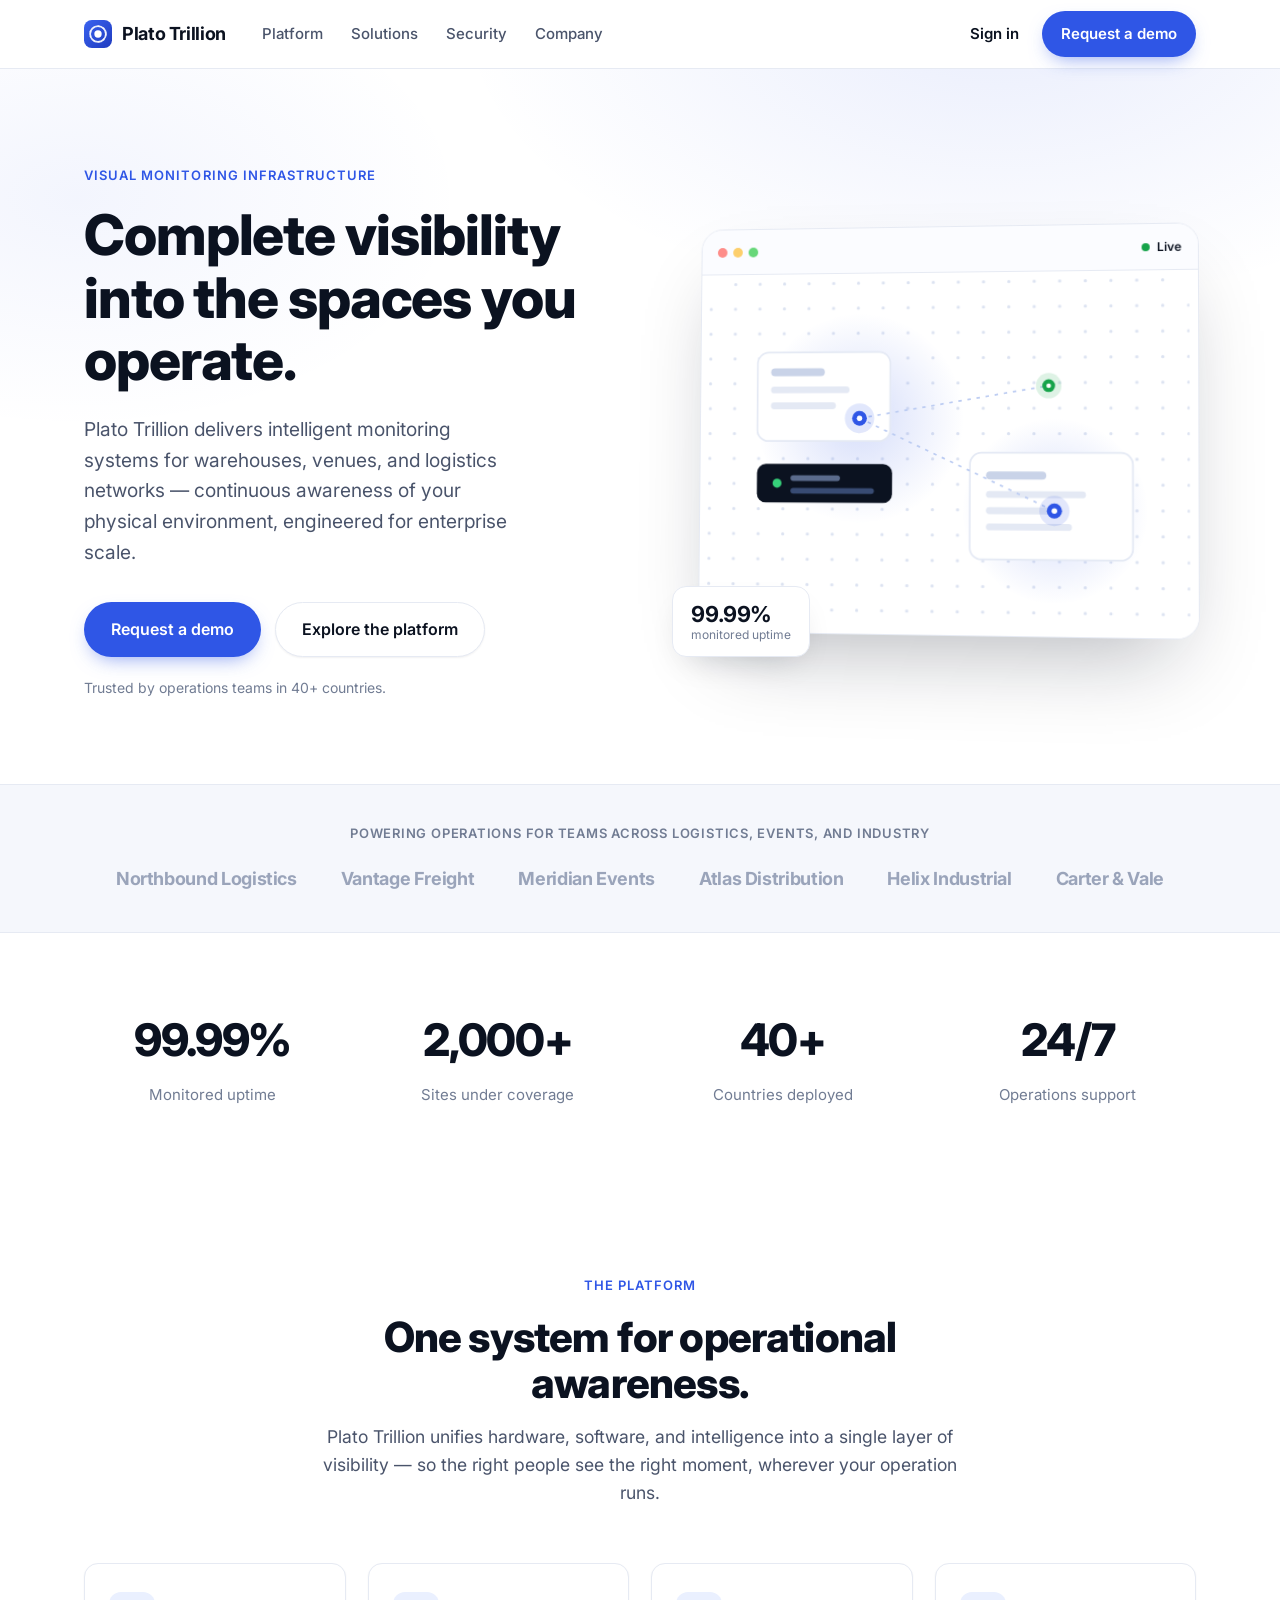
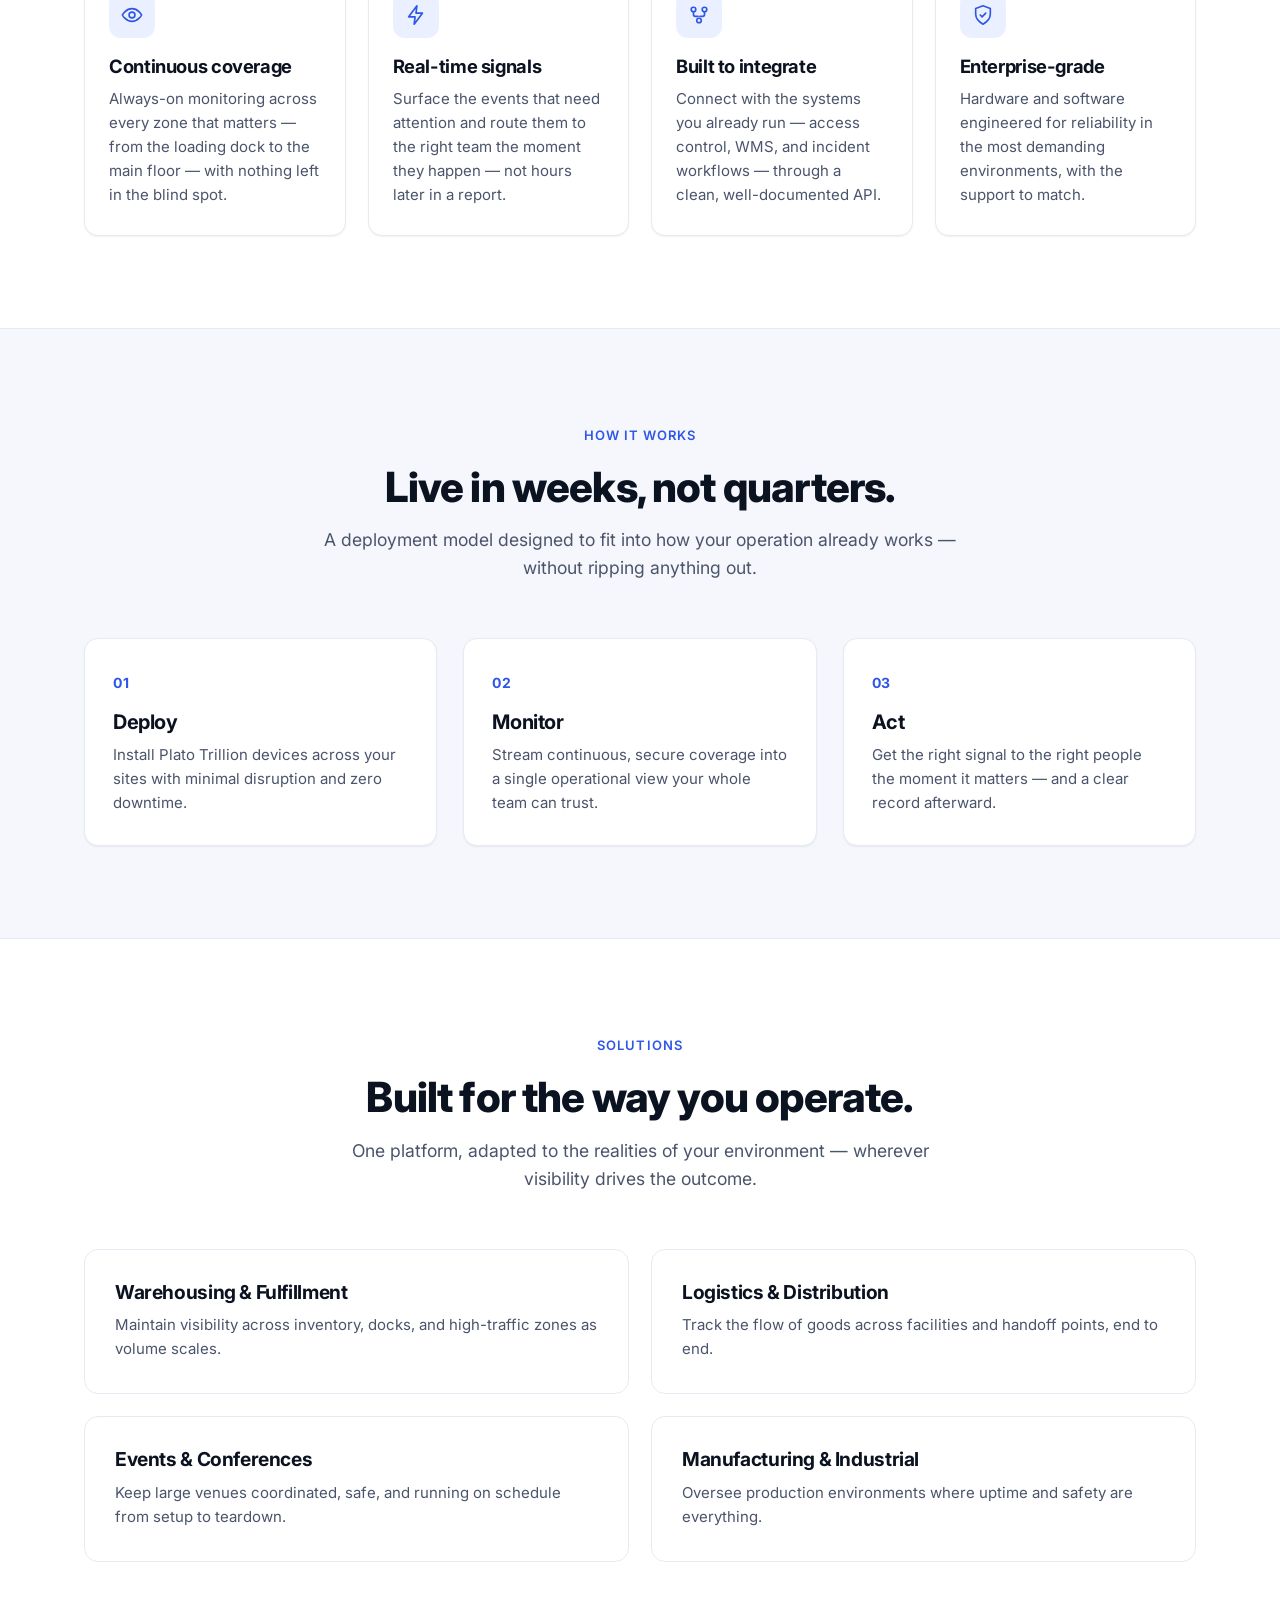
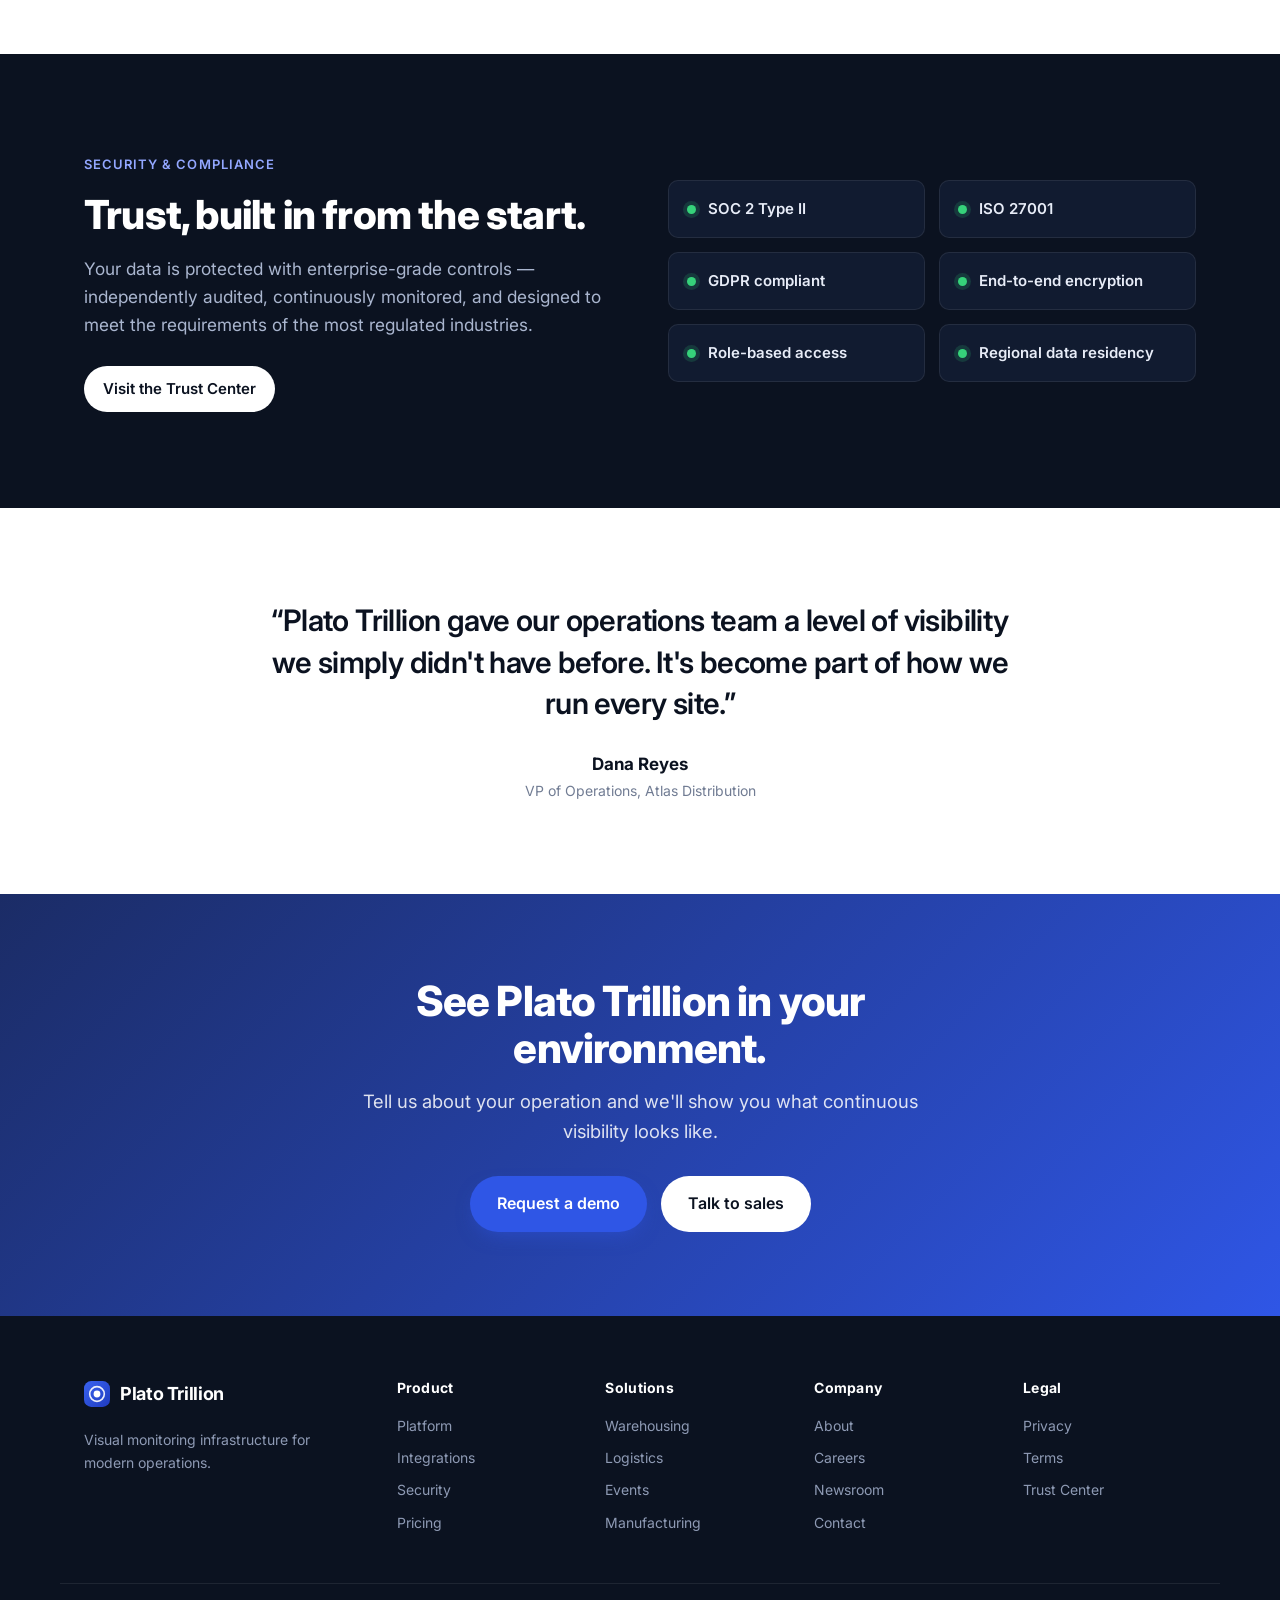
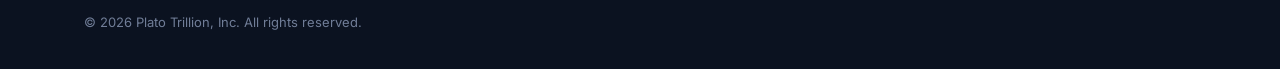
<file: index.html>
<!DOCTYPE html>
<html lang="en">
<head>
  <meta charset="UTF-8" />
  <meta name="viewport" content="width=device-width, initial-scale=1.0" />
  <title>Plato Trillion — Visual monitoring infrastructure for operations</title>
  <meta name="description" content="Plato Trillion builds intelligent monitoring systems that give logistics, events, and industrial teams continuous visibility into their physical environments — engineered for enterprise scale." />
  <meta name="theme-color" content="#0b1220" />
  <link rel="canonical" href="https://platotrillion.com/" />

  <!-- Open Graph / social -->
  <meta property="og:type" content="website" />
  <meta property="og:title" content="Plato Trillion — Visual monitoring infrastructure" />
  <meta property="og:description" content="Continuous visibility into the spaces you operate. Intelligent monitoring systems for warehouses, venues, and logistics networks." />
  <meta property="og:url" content="https://platotrillion.com/" />
  <meta property="og:image" content="https://platotrillion.com/og-image.svg" />
  <meta property="og:site_name" content="Plato Trillion" />
  <meta name="twitter:card" content="summary_large_image" />
  <meta name="twitter:title" content="Plato Trillion — Visual monitoring infrastructure" />
  <meta name="twitter:description" content="Continuous visibility into the spaces you operate." />
  <meta name="twitter:image" content="https://platotrillion.com/og-image.svg" />

  <link rel="icon" href="favicon.svg" type="image/svg+xml" />
  <link rel="preconnect" href="https://fonts.googleapis.com" />
  <link rel="preconnect" href="https://fonts.gstatic.com" crossorigin />
  <link href="https://fonts.googleapis.com/css2?family=Inter:wght@400;500;600;700;800&display=swap" rel="stylesheet" />
  <link rel="stylesheet" href="styles.css" />
  <script>document.documentElement.classList.add('js');</script>

  <script type="application/ld+json">
  {
    "@context": "https://schema.org",
    "@type": "Organization",
    "name": "Plato Trillion, Inc.",
    "url": "https://platotrillion.com/",
    "logo": "https://platotrillion.com/favicon.svg",
    "description": "Intelligent visual monitoring systems for warehouses, venues, and logistics networks.",
    "foundingDate": "2019"
  }
  </script>
</head>
<body>
  <a class="skip-link" href="#main">Skip to content</a>

  <!-- Header -->
  <header class="site-header" id="top">
    <div class="container nav">
      <a class="brand" href="#top" aria-label="Plato Trillion home">
        <span class="brand-mark" aria-hidden="true">
          <svg viewBox="0 0 32 32" width="28" height="28" fill="none" xmlns="http://www.w3.org/2000/svg">
            <rect width="32" height="32" rx="9" fill="url(#bg)"/>
            <circle cx="16" cy="16" r="9" stroke="#fff" stroke-width="2" opacity="0.9"/>
            <circle cx="16" cy="16" r="4.2" fill="#fff"/>
            <circle cx="16" cy="16" r="9" stroke="#fff" stroke-width="2" stroke-dasharray="2 4" opacity="0.5"/>
            <defs>
              <linearGradient id="bg" x1="0" y1="0" x2="32" y2="32" gradientUnits="userSpaceOnUse">
                <stop stop-color="#3a63f0"/>
                <stop offset="1" stop-color="#1f3bbf"/>
              </linearGradient>
            </defs>
          </svg>
        </span>
        <span class="brand-name">Plato Trillion</span>
      </a>

      <nav class="nav-links" aria-label="Primary">
        <a href="#platform">Platform</a>
        <a href="#solutions">Solutions</a>
        <a href="#security">Security</a>
        <a href="#company">Company</a>
      </nav>

      <div class="nav-actions">
        <a class="btn btn-ghost" href="login.html">Sign in</a>
        <a class="btn btn-primary" href="demo.html">Request a demo</a>
      </div>

      <button class="nav-toggle" aria-label="Toggle menu" aria-expanded="false" aria-controls="mobile-nav">
        <span></span><span></span><span></span>
      </button>
    </div>
    <div class="mobile-nav" id="mobile-nav" hidden>
      <a href="#platform">Platform</a>
      <a href="#solutions">Solutions</a>
      <a href="#security">Security</a>
      <a href="#company">Company</a>
      <a href="login.html">Sign in</a>
      <a class="btn btn-primary btn-block" href="demo.html">Request a demo</a>
    </div>
  </header>

  <main id="main">
    <!-- Hero -->
    <section class="hero">
      <div class="container hero-grid">
        <div class="hero-copy">
          <span class="eyebrow">Visual monitoring infrastructure</span>
          <h1>Complete visibility into the spaces you operate.</h1>
          <p class="lead">
            Plato Trillion delivers intelligent monitoring systems for warehouses, venues, and
            logistics networks — continuous awareness of your physical environment, engineered
            for enterprise scale.
          </p>
          <div class="hero-actions">
            <a class="btn btn-primary btn-lg" href="demo.html">Request a demo</a>
            <a class="btn btn-secondary btn-lg" href="#platform">Explore the platform</a>
          </div>
          <p class="hero-note">Trusted by operations teams in 40+ countries.</p>
        </div>

        <div class="hero-visual" aria-hidden="true">
          <div class="visual-card">
            <div class="vc-head">
              <span class="vc-dots"><i></i><i></i><i></i></span>
              <span class="vc-live"><span class="pulse"></span>Live</span>
            </div>
            <div class="vc-body">
              <svg viewBox="0 0 420 300" xmlns="http://www.w3.org/2000/svg" role="img">
                <defs>
                  <pattern id="dots" width="22" height="22" patternUnits="userSpaceOnUse">
                    <circle cx="1.4" cy="1.4" r="1.4" fill="#dbe2f1"/>
                  </pattern>
                  <radialGradient id="cov" cx="50%" cy="50%" r="50%">
                    <stop offset="0%" stop-color="#2f56e6" stop-opacity="0.20"/>
                    <stop offset="100%" stop-color="#2f56e6" stop-opacity="0"/>
                  </radialGradient>
                </defs>
                <rect x="0" y="0" width="420" height="300" fill="url(#dots)"/>

                <!-- coverage glow -->
                <circle cx="135" cy="120" r="92" fill="url(#cov)"/>
                <circle cx="305" cy="200" r="80" fill="url(#cov)"/>

                <!-- zones -->
                <rect x="44" y="62" width="118" height="78" rx="10" fill="#fff" stroke="#e4e9f4" stroke-width="1.5"/>
                <rect x="56" y="76" width="48" height="7" rx="3.5" fill="#c9d3e8"/>
                <rect x="56" y="92" width="70" height="6" rx="3" fill="#e4e9f4"/>
                <rect x="56" y="106" width="58" height="6" rx="3" fill="#e4e9f4"/>

                <rect x="232" y="150" width="140" height="92" rx="10" fill="#fff" stroke="#e4e9f4" stroke-width="1.5"/>
                <rect x="246" y="166" width="52" height="7" rx="3.5" fill="#c9d3e8"/>
                <rect x="246" y="183" width="86" height="6" rx="3" fill="#e4e9f4"/>
                <rect x="246" y="197" width="66" height="6" rx="3" fill="#e4e9f4"/>
                <rect x="246" y="211" width="74" height="6" rx="3" fill="#e4e9f4"/>

                <!-- connectors -->
                <path d="M135 120 L305 200" stroke="#bcccf2" stroke-width="1.5" stroke-dasharray="3 5"/>
                <path d="M135 120 L300 92" stroke="#bcccf2" stroke-width="1.5" stroke-dasharray="3 5"/>

                <!-- camera nodes -->
                <g>
                  <circle cx="135" cy="120" r="13" fill="#2f56e6" opacity="0.14"/>
                  <circle cx="135" cy="120" r="6.5" fill="#2f56e6"/>
                  <circle cx="135" cy="120" r="2.4" fill="#fff"/>
                </g>
                <g>
                  <circle cx="305" cy="200" r="13" fill="#2f56e6" opacity="0.14"/>
                  <circle cx="305" cy="200" r="6.5" fill="#2f56e6"/>
                  <circle cx="305" cy="200" r="2.4" fill="#fff"/>
                </g>
                <g>
                  <circle cx="300" cy="92" r="11" fill="#16a34a" opacity="0.14"/>
                  <circle cx="300" cy="92" r="5.5" fill="#16a34a"/>
                  <circle cx="300" cy="92" r="2" fill="#fff"/>
                </g>

                <!-- status pill -->
                <g>
                  <rect x="44" y="160" width="120" height="34" rx="8" fill="#0b1220"/>
                  <circle cx="62" cy="177" r="4" fill="#36d27a"/>
                  <rect x="74" y="170" width="44" height="5" rx="2.5" fill="#5b6b8c"/>
                  <rect x="74" y="181" width="74" height="5" rx="2.5" fill="#384b73"/>
                </g>
              </svg>
            </div>
          </div>
          <div class="visual-badge">
            <strong>99.99%</strong>
            <span>monitored uptime</span>
          </div>
        </div>
      </div>
    </section>

    <!-- Trust strip -->
    <section class="trust">
      <div class="container">
        <p class="trust-label">Powering operations for teams across logistics, events, and industry</p>
        <ul class="logos">
          <li>Northbound Logistics</li>
          <li>Vantage Freight</li>
          <li>Meridian Events</li>
          <li>Atlas Distribution</li>
          <li>Helix Industrial</li>
          <li>Carter&nbsp;&amp;&nbsp;Vale</li>
        </ul>
      </div>
    </section>

    <!-- Stats -->
    <section class="stats">
      <div class="container stats-grid">
        <div class="stat reveal">
          <span class="stat-num">99.99%</span>
          <span class="stat-label">Monitored uptime</span>
        </div>
        <div class="stat reveal">
          <span class="stat-num">2,000+</span>
          <span class="stat-label">Sites under coverage</span>
        </div>
        <div class="stat reveal">
          <span class="stat-num">40+</span>
          <span class="stat-label">Countries deployed</span>
        </div>
        <div class="stat reveal">
          <span class="stat-num">24/7</span>
          <span class="stat-label">Operations support</span>
        </div>
      </div>
    </section>

    <!-- Platform / Features -->
    <section class="section" id="platform">
      <div class="container">
        <div class="section-head">
          <span class="eyebrow">The platform</span>
          <h2>One system for operational awareness.</h2>
          <p>
            Plato Trillion unifies hardware, software, and intelligence into a single layer of
            visibility — so the right people see the right moment, wherever your operation runs.
          </p>
        </div>

        <div class="features">
          <article class="feature reveal">
            <span class="feature-icon">
              <svg viewBox="0 0 24 24" width="22" height="22" fill="none" stroke="currentColor" stroke-width="1.8" stroke-linecap="round" stroke-linejoin="round"><path d="M1.5 12S5 5 12 5s10.5 7 10.5 7-3.5 7-10.5 7S1.5 12 1.5 12Z"/><circle cx="12" cy="12" r="3.2"/></svg>
            </span>
            <h3>Continuous coverage</h3>
            <p>Always-on monitoring across every zone that matters — from the loading dock to the main floor — with nothing left in the blind spot.</p>
          </article>

          <article class="feature reveal">
            <span class="feature-icon">
              <svg viewBox="0 0 24 24" width="22" height="22" fill="none" stroke="currentColor" stroke-width="1.8" stroke-linecap="round" stroke-linejoin="round"><path d="M13 2 4 14h7l-1 8 9-12h-7l1-8Z"/></svg>
            </span>
            <h3>Real-time signals</h3>
            <p>Surface the events that need attention and route them to the right team the moment they happen — not hours later in a report.</p>
          </article>

          <article class="feature reveal">
            <span class="feature-icon">
              <svg viewBox="0 0 24 24" width="22" height="22" fill="none" stroke="currentColor" stroke-width="1.8" stroke-linecap="round" stroke-linejoin="round"><circle cx="6" cy="6" r="2.5"/><circle cx="18" cy="6" r="2.5"/><circle cx="12" cy="18" r="2.5"/><path d="M6 8.5v3a2 2 0 0 0 2 2h3M18 8.5v3a2 2 0 0 1-2 2h-3"/></svg>
            </span>
            <h3>Built to integrate</h3>
            <p>Connect with the systems you already run — access control, WMS, and incident workflows — through a clean, well-documented API.</p>
          </article>

          <article class="feature reveal">
            <span class="feature-icon">
              <svg viewBox="0 0 24 24" width="22" height="22" fill="none" stroke="currentColor" stroke-width="1.8" stroke-linecap="round" stroke-linejoin="round"><path d="M12 2 4 5v6c0 5 3.5 8.5 8 11 4.5-2.5 8-6 8-11V5l-8-3Z"/><path d="m9 12 2 2 4-4"/></svg>
            </span>
            <h3>Enterprise-grade</h3>
            <p>Hardware and software engineered for reliability in the most demanding environments, with the support to match.</p>
          </article>
        </div>
      </div>
    </section>

    <!-- How it works -->
    <section class="section section-soft" id="how">
      <div class="container">
        <div class="section-head">
          <span class="eyebrow">How it works</span>
          <h2>Live in weeks, not quarters.</h2>
          <p>A deployment model designed to fit into how your operation already works — without ripping anything out.</p>
        </div>
        <div class="steps">
          <div class="step reveal">
            <span class="step-num">01</span>
            <h3>Deploy</h3>
            <p>Install Plato Trillion devices across your sites with minimal disruption and zero downtime.</p>
          </div>
          <div class="step reveal">
            <span class="step-num">02</span>
            <h3>Monitor</h3>
            <p>Stream continuous, secure coverage into a single operational view your whole team can trust.</p>
          </div>
          <div class="step reveal">
            <span class="step-num">03</span>
            <h3>Act</h3>
            <p>Get the right signal to the right people the moment it matters — and a clear record afterward.</p>
          </div>
        </div>
      </div>
    </section>

    <!-- Solutions -->
    <section class="section" id="solutions">
      <div class="container">
        <div class="section-head">
          <span class="eyebrow">Solutions</span>
          <h2>Built for the way you operate.</h2>
          <p>One platform, adapted to the realities of your environment — wherever visibility drives the outcome.</p>
        </div>
        <div class="solutions">
          <article class="solution reveal">
            <h3>Warehousing &amp; Fulfillment</h3>
            <p>Maintain visibility across inventory, docks, and high-traffic zones as volume scales.</p>
          </article>
          <article class="solution reveal">
            <h3>Logistics &amp; Distribution</h3>
            <p>Track the flow of goods across facilities and handoff points, end to end.</p>
          </article>
          <article class="solution reveal">
            <h3>Events &amp; Conferences</h3>
            <p>Keep large venues coordinated, safe, and running on schedule from setup to teardown.</p>
          </article>
          <article class="solution reveal">
            <h3>Manufacturing &amp; Industrial</h3>
            <p>Oversee production environments where uptime and safety are everything.</p>
          </article>
        </div>
      </div>
    </section>

    <!-- Security -->
    <section class="security" id="security">
      <div class="container security-grid">
        <div class="security-copy">
          <span class="eyebrow eyebrow-light">Security &amp; compliance</span>
          <h2>Trust, built in from the start.</h2>
          <p>
            Your data is protected with enterprise-grade controls — independently audited,
            continuously monitored, and designed to meet the requirements of the most
            regulated industries.
          </p>
          <a class="btn btn-light" href="#contact">Visit the Trust Center</a>
        </div>
        <ul class="badges">
          <li>SOC&nbsp;2 Type&nbsp;II</li>
          <li>ISO&nbsp;27001</li>
          <li>GDPR compliant</li>
          <li>End-to-end encryption</li>
          <li>Role-based access</li>
          <li>Regional data residency</li>
        </ul>
      </div>
    </section>

    <!-- Testimonial -->
    <section class="section">
      <div class="container">
        <figure class="quote reveal">
          <blockquote>
            “Plato Trillion gave our operations team a level of visibility we simply didn't have
            before. It's become part of how we run every site.”
          </blockquote>
          <figcaption>
            <span class="q-name">Dana Reyes</span>
            <span class="q-role">VP of Operations, Atlas Distribution</span>
          </figcaption>
        </figure>
      </div>
    </section>

    <!-- CTA -->
    <section class="cta" id="contact">
      <div class="container cta-inner">
        <h2>See Plato Trillion in your environment.</h2>
        <p>Tell us about your operation and we'll show you what continuous visibility looks like.</p>
        <div class="cta-actions">
          <a class="btn btn-primary btn-lg" href="demo.html">Request a demo</a>
          <a class="btn btn-light btn-lg" href="demo.html?type=sales">Talk to sales</a>
        </div>
      </div>
    </section>
  </main>

  <!-- Footer -->
  <footer class="site-footer" id="company">
    <div class="container footer-grid">
      <div class="footer-brand">
        <a class="brand" href="#top" aria-label="Plato Trillion home">
          <span class="brand-mark" aria-hidden="true">
            <svg viewBox="0 0 32 32" width="26" height="26" fill="none" xmlns="http://www.w3.org/2000/svg">
              <rect width="32" height="32" rx="9" fill="url(#bg2)"/>
              <circle cx="16" cy="16" r="9" stroke="#fff" stroke-width="2" opacity="0.9"/>
              <circle cx="16" cy="16" r="4.2" fill="#fff"/>
              <defs>
                <linearGradient id="bg2" x1="0" y1="0" x2="32" y2="32" gradientUnits="userSpaceOnUse">
                  <stop stop-color="#3a63f0"/>
                  <stop offset="1" stop-color="#1f3bbf"/>
                </linearGradient>
              </defs>
            </svg>
          </span>
          <span class="brand-name">Plato Trillion</span>
        </a>
        <p class="footer-tag">Visual monitoring infrastructure for modern operations.</p>
      </div>

      <nav class="footer-col" aria-label="Product">
        <h4>Product</h4>
        <a href="#platform">Platform</a>
        <a href="integrations.html">Integrations</a>
        <a href="trust.html">Security</a>
        <a href="pricing.html">Pricing</a>
      </nav>
      <nav class="footer-col" aria-label="Solutions">
        <h4>Solutions</h4>
        <a href="#solutions">Warehousing</a>
        <a href="#solutions">Logistics</a>
        <a href="#solutions">Events</a>
        <a href="#solutions">Manufacturing</a>
      </nav>
      <nav class="footer-col" aria-label="Company">
        <h4>Company</h4>
        <a href="about.html">About</a>
        <a href="careers.html">Careers</a>
        <a href="newsroom.html">Newsroom</a>
        <a href="contact.html">Contact</a>
      </nav>
      <nav class="footer-col" aria-label="Legal">
        <h4>Legal</h4>
        <a href="privacy.html">Privacy</a>
        <a href="terms.html">Terms</a>
        <a href="trust.html">Trust Center</a>
      </nav>
    </div>
    <div class="container footer-bottom">
      <p>© <span id="year">2026</span> Plato Trillion, Inc. All rights reserved.</p>
    </div>
  </footer>

  <script src="script.js" defer></script>
</body>
</html>
</file>
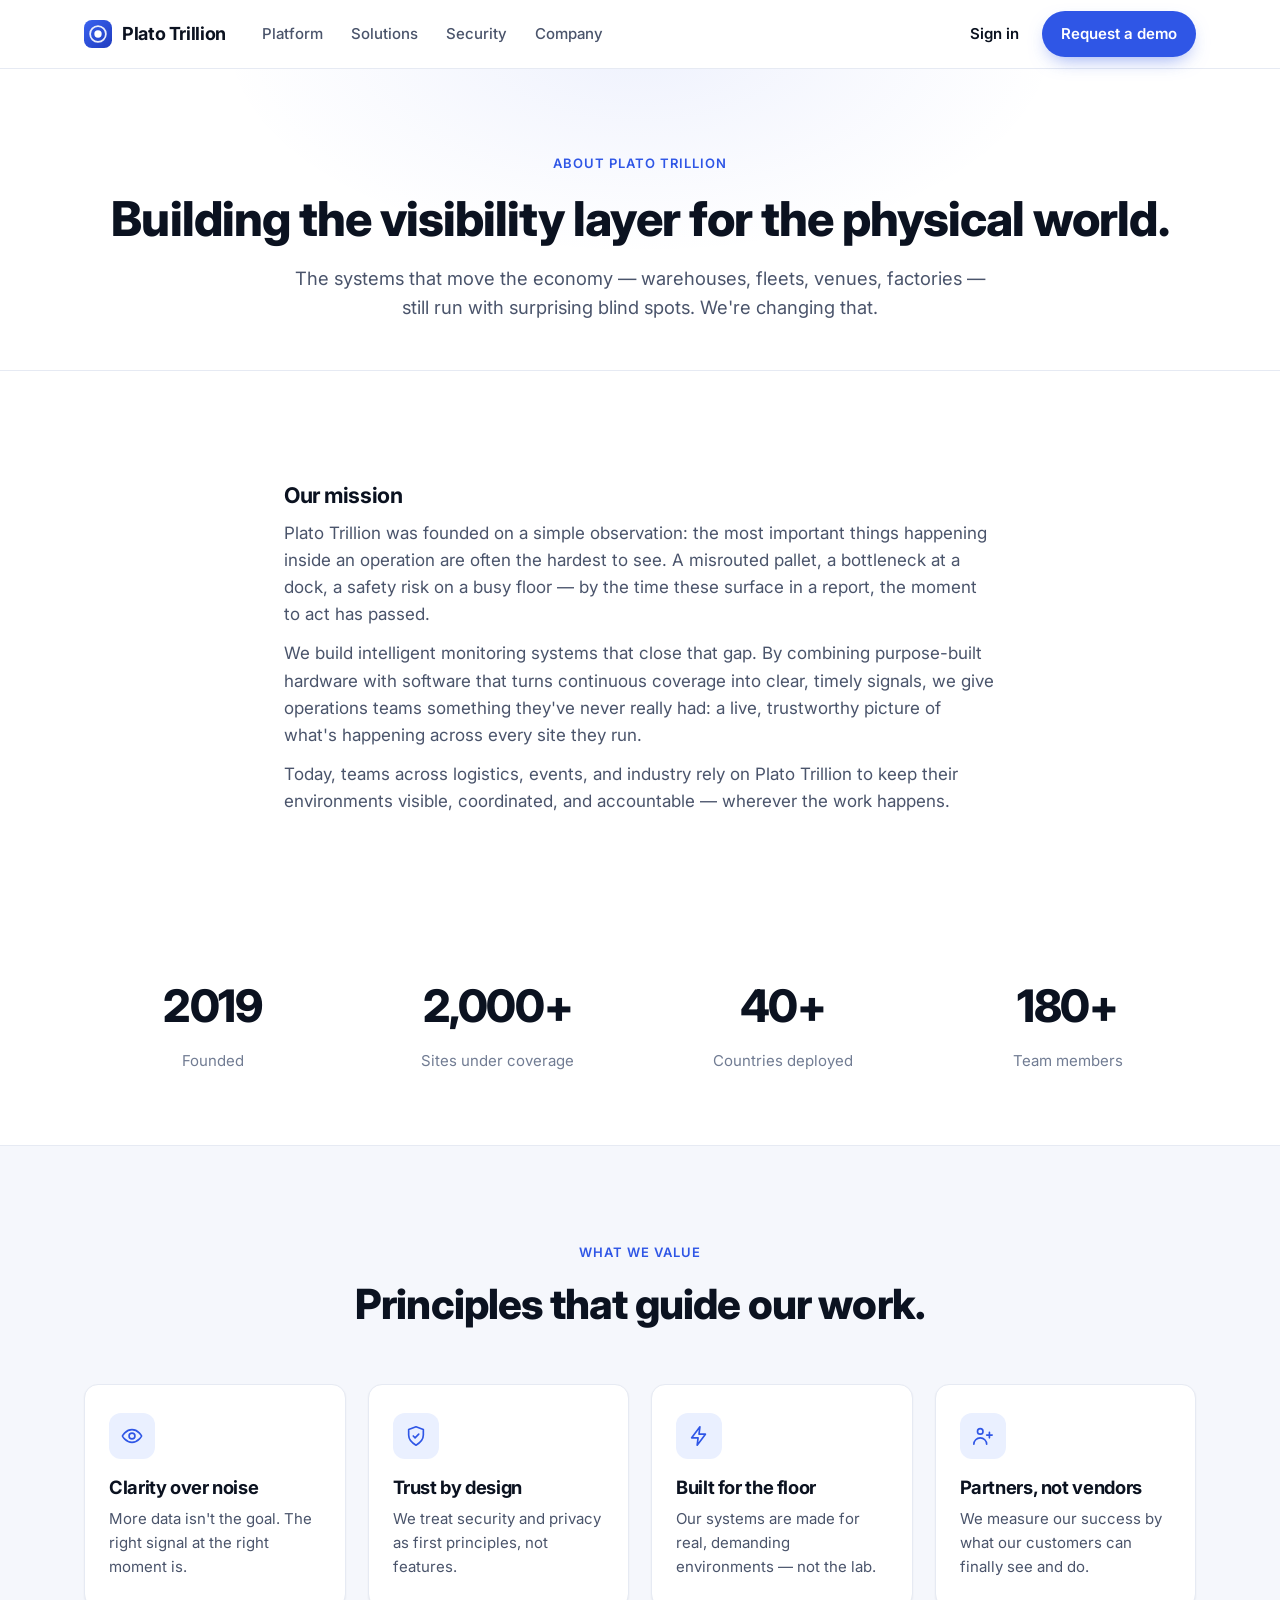
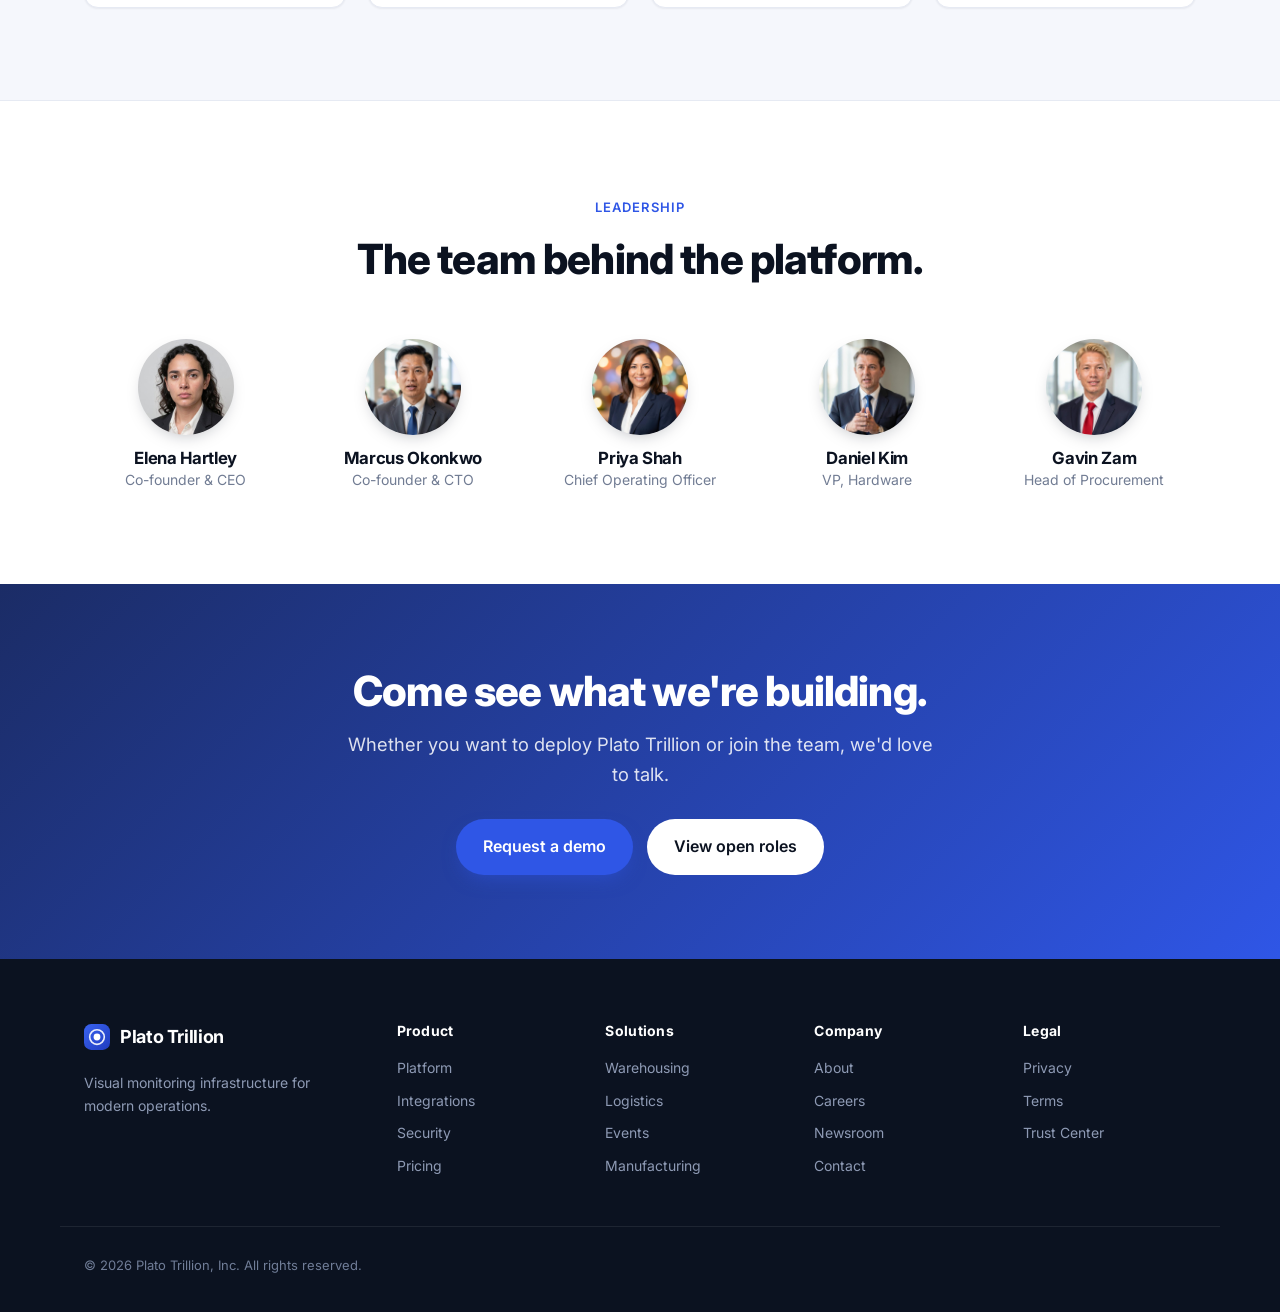
<file: about.html>
<!DOCTYPE html>
<html lang="en">
<head>
  <meta charset="UTF-8" />
  <meta name="viewport" content="width=device-width, initial-scale=1.0" />
  <title>About — Plato Trillion</title>
  <meta name="description" content="Plato Trillion builds the visibility layer for the physical world — intelligent monitoring systems for the operations that move the economy." />
  <meta name="theme-color" content="#0b1220" />
  <link rel="icon" href="favicon.svg" type="image/svg+xml" />
  <link rel="preconnect" href="https://fonts.googleapis.com" />
  <link rel="preconnect" href="https://fonts.gstatic.com" crossorigin />
  <link href="https://fonts.googleapis.com/css2?family=Inter:wght@400;500;600;700;800&display=swap" rel="stylesheet" />
  <link rel="stylesheet" href="styles.css" />
  <script>document.documentElement.classList.add('js');</script>
</head>
<body>
  <a class="skip-link" href="#main">Skip to content</a>

  <header class="site-header">
    <div class="container nav">
      <a class="brand" href="index.html" aria-label="Plato Trillion home">
        <span class="brand-mark" aria-hidden="true">
          <svg viewBox="0 0 32 32" width="28" height="28" fill="none" xmlns="http://www.w3.org/2000/svg"><rect width="32" height="32" rx="9" fill="url(#bg)"/><circle cx="16" cy="16" r="9" stroke="#fff" stroke-width="2" opacity="0.9"/><circle cx="16" cy="16" r="4.2" fill="#fff"/><defs><linearGradient id="bg" x1="0" y1="0" x2="32" y2="32" gradientUnits="userSpaceOnUse"><stop stop-color="#3a63f0"/><stop offset="1" stop-color="#1f3bbf"/></linearGradient></defs></svg>
        </span>
        <span class="brand-name">Plato Trillion</span>
      </a>
      <nav class="nav-links" aria-label="Primary">
        <a href="index.html#platform">Platform</a>
        <a href="index.html#solutions">Solutions</a>
        <a href="index.html#security">Security</a>
        <a href="about.html">Company</a>
      </nav>
      <div class="nav-actions">
        <a class="btn btn-ghost" href="login.html">Sign in</a>
        <a class="btn btn-primary" href="demo.html">Request a demo</a>
      </div>
      <button class="nav-toggle" aria-label="Toggle menu" aria-expanded="false" aria-controls="mobile-nav"><span></span><span></span><span></span></button>
    </div>
    <div class="mobile-nav" id="mobile-nav" hidden>
      <a href="index.html#platform">Platform</a>
      <a href="index.html#solutions">Solutions</a>
      <a href="index.html#security">Security</a>
      <a href="about.html">Company</a>
      <a href="login.html">Sign in</a>
      <a class="btn btn-primary btn-block" href="demo.html">Request a demo</a>
    </div>
  </header>

  <main id="main">
    <section class="page-hero">
      <div class="container">
        <span class="eyebrow">About Plato Trillion</span>
        <h1>Building the visibility layer for the physical world.</h1>
        <p class="lead">The systems that move the economy — warehouses, fleets, venues, factories — still run with surprising blind spots. We're changing that.</p>
      </div>
    </section>

    <section class="page-section">
      <div class="container prose">
        <h2>Our mission</h2>
        <p>
          Plato Trillion was founded on a simple observation: the most important things happening
          inside an operation are often the hardest to see. A misrouted pallet, a bottleneck at a
          dock, a safety risk on a busy floor — by the time these surface in a report, the moment
          to act has passed.
        </p>
        <p>
          We build intelligent monitoring systems that close that gap. By combining purpose-built
          hardware with software that turns continuous coverage into clear, timely signals, we give
          operations teams something they've never really had: a live, trustworthy picture of what's
          happening across every site they run.
        </p>
        <p>
          Today, teams across logistics, events, and industry rely on Plato Trillion to keep their
          environments visible, coordinated, and accountable — wherever the work happens.
        </p>
      </div>
    </section>

    <section class="stats">
      <div class="container stats-grid">
        <div class="stat"><span class="stat-num">2019</span><span class="stat-label">Founded</span></div>
        <div class="stat"><span class="stat-num">2,000+</span><span class="stat-label">Sites under coverage</span></div>
        <div class="stat"><span class="stat-num">40+</span><span class="stat-label">Countries deployed</span></div>
        <div class="stat"><span class="stat-num">180+</span><span class="stat-label">Team members</span></div>
      </div>
    </section>

    <section class="section section-soft">
      <div class="container">
        <div class="section-head">
          <span class="eyebrow">What we value</span>
          <h2>Principles that guide our work.</h2>
        </div>
        <div class="features">
          <article class="feature">
            <span class="feature-icon"><svg viewBox="0 0 24 24" width="22" height="22" fill="none" stroke="currentColor" stroke-width="1.8" stroke-linecap="round" stroke-linejoin="round"><path d="M1.5 12S5 5 12 5s10.5 7 10.5 7-3.5 7-10.5 7S1.5 12 1.5 12Z"/><circle cx="12" cy="12" r="3.2"/></svg></span>
            <h3>Clarity over noise</h3>
            <p>More data isn't the goal. The right signal at the right moment is.</p>
          </article>
          <article class="feature">
            <span class="feature-icon"><svg viewBox="0 0 24 24" width="22" height="22" fill="none" stroke="currentColor" stroke-width="1.8" stroke-linecap="round" stroke-linejoin="round"><path d="M12 2 4 5v6c0 5 3.5 8.5 8 11 4.5-2.5 8-6 8-11V5l-8-3Z"/><path d="m9 12 2 2 4-4"/></svg></span>
            <h3>Trust by design</h3>
            <p>We treat security and privacy as first principles, not features.</p>
          </article>
          <article class="feature">
            <span class="feature-icon"><svg viewBox="0 0 24 24" width="22" height="22" fill="none" stroke="currentColor" stroke-width="1.8" stroke-linecap="round" stroke-linejoin="round"><path d="M13 2 4 14h7l-1 8 9-12h-7l1-8Z"/></svg></span>
            <h3>Built for the floor</h3>
            <p>Our systems are made for real, demanding environments — not the lab.</p>
          </article>
          <article class="feature">
            <span class="feature-icon"><svg viewBox="0 0 24 24" width="22" height="22" fill="none" stroke="currentColor" stroke-width="1.8" stroke-linecap="round" stroke-linejoin="round"><circle cx="9" cy="7" r="3"/><path d="M2 21a7 7 0 0 1 14 0"/><path d="M19 8v6M22 11h-6"/></svg></span>
            <h3>Partners, not vendors</h3>
            <p>We measure our success by what our customers can finally see and do.</p>
          </article>
        </div>
      </div>
    </section>

    <section class="section">
      <div class="container">
        <div class="section-head">
          <span class="eyebrow">Leadership</span>
          <h2>The team behind the platform.</h2>
        </div>
        <div class="team-grid">
          <div class="team-card"><img class="avatar" src="images/elena-hartley.jpg" alt="Elena Hartley" width="96" height="96" loading="lazy" /><h3>Elena Hartley</h3><span>Co-founder &amp; CEO</span></div>
          <div class="team-card"><img class="avatar" src="images/marcus-okonkwo.jpg" alt="Marcus Okonkwo" width="96" height="96" loading="lazy" /><h3>Marcus Okonkwo</h3><span>Co-founder &amp; CTO</span></div>
          <div class="team-card"><img class="avatar" src="images/priya-shah.jpg" alt="Priya Shah" width="96" height="96" loading="lazy" /><h3>Priya Shah</h3><span>Chief Operating Officer</span></div>
          <div class="team-card"><img class="avatar" src="images/daniel-kim.jpg" alt="Daniel Kim" width="96" height="96" loading="lazy" /><h3>Daniel Kim</h3><span>VP, Hardware</span></div>
          <div class="team-card"><img class="avatar" src="images/gavin-zam.jpg" alt="Gavin Zam" width="96" height="96" loading="lazy" /><h3>Gavin Zam</h3><span>Head of Procurement</span></div>
        </div>
      </div>
    </section>

    <section class="cta">
      <div class="container cta-inner">
        <h2>Come see what we're building.</h2>
        <p>Whether you want to deploy Plato Trillion or join the team, we'd love to talk.</p>
        <div class="cta-actions">
          <a class="btn btn-primary btn-lg" href="demo.html">Request a demo</a>
          <a class="btn btn-light btn-lg" href="careers.html">View open roles</a>
        </div>
      </div>
    </section>
  </main>

  <footer class="site-footer">
    <div class="container footer-grid">
      <div class="footer-brand">
        <a class="brand" href="index.html" aria-label="Plato Trillion home">
          <span class="brand-mark" aria-hidden="true"><svg viewBox="0 0 32 32" width="26" height="26" fill="none" xmlns="http://www.w3.org/2000/svg"><rect width="32" height="32" rx="9" fill="url(#bg2)"/><circle cx="16" cy="16" r="9" stroke="#fff" stroke-width="2" opacity="0.9"/><circle cx="16" cy="16" r="4.2" fill="#fff"/><defs><linearGradient id="bg2" x1="0" y1="0" x2="32" y2="32" gradientUnits="userSpaceOnUse"><stop stop-color="#3a63f0"/><stop offset="1" stop-color="#1f3bbf"/></linearGradient></defs></svg></span>
          <span class="brand-name">Plato Trillion</span>
        </a>
        <p class="footer-tag">Visual monitoring infrastructure for modern operations.</p>
      </div>
      <nav class="footer-col" aria-label="Product"><h4>Product</h4><a href="index.html#platform">Platform</a><a href="integrations.html">Integrations</a><a href="trust.html">Security</a><a href="pricing.html">Pricing</a></nav>
      <nav class="footer-col" aria-label="Solutions"><h4>Solutions</h4><a href="index.html#solutions">Warehousing</a><a href="index.html#solutions">Logistics</a><a href="index.html#solutions">Events</a><a href="index.html#solutions">Manufacturing</a></nav>
      <nav class="footer-col" aria-label="Company"><h4>Company</h4><a href="about.html">About</a><a href="careers.html">Careers</a><a href="newsroom.html">Newsroom</a><a href="contact.html">Contact</a></nav>
      <nav class="footer-col" aria-label="Legal"><h4>Legal</h4><a href="privacy.html">Privacy</a><a href="terms.html">Terms</a><a href="trust.html">Trust Center</a></nav>
    </div>
    <div class="container footer-bottom">
      <p>© <span class="year">2026</span> Plato Trillion, Inc. All rights reserved.</p>
    </div>
  </footer>

  <script src="script.js" defer></script>
</body>
</html>
</file>
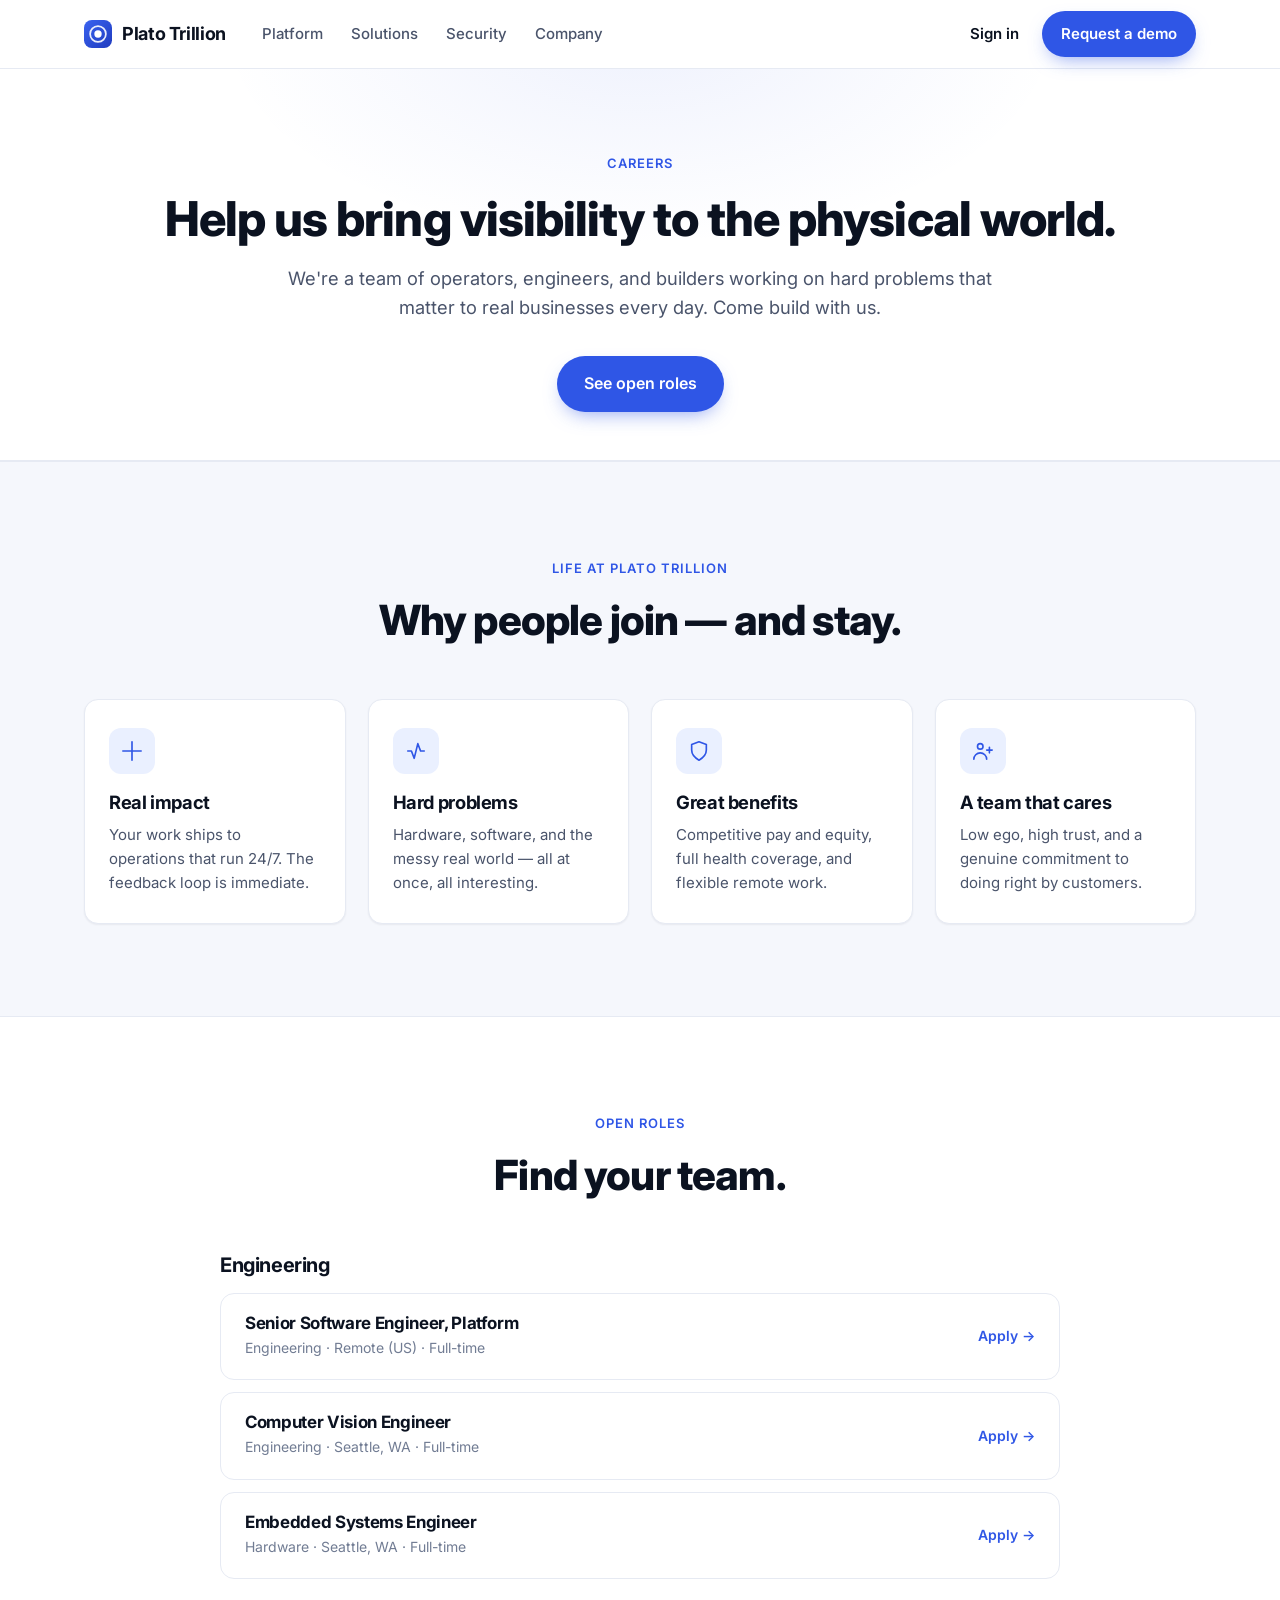
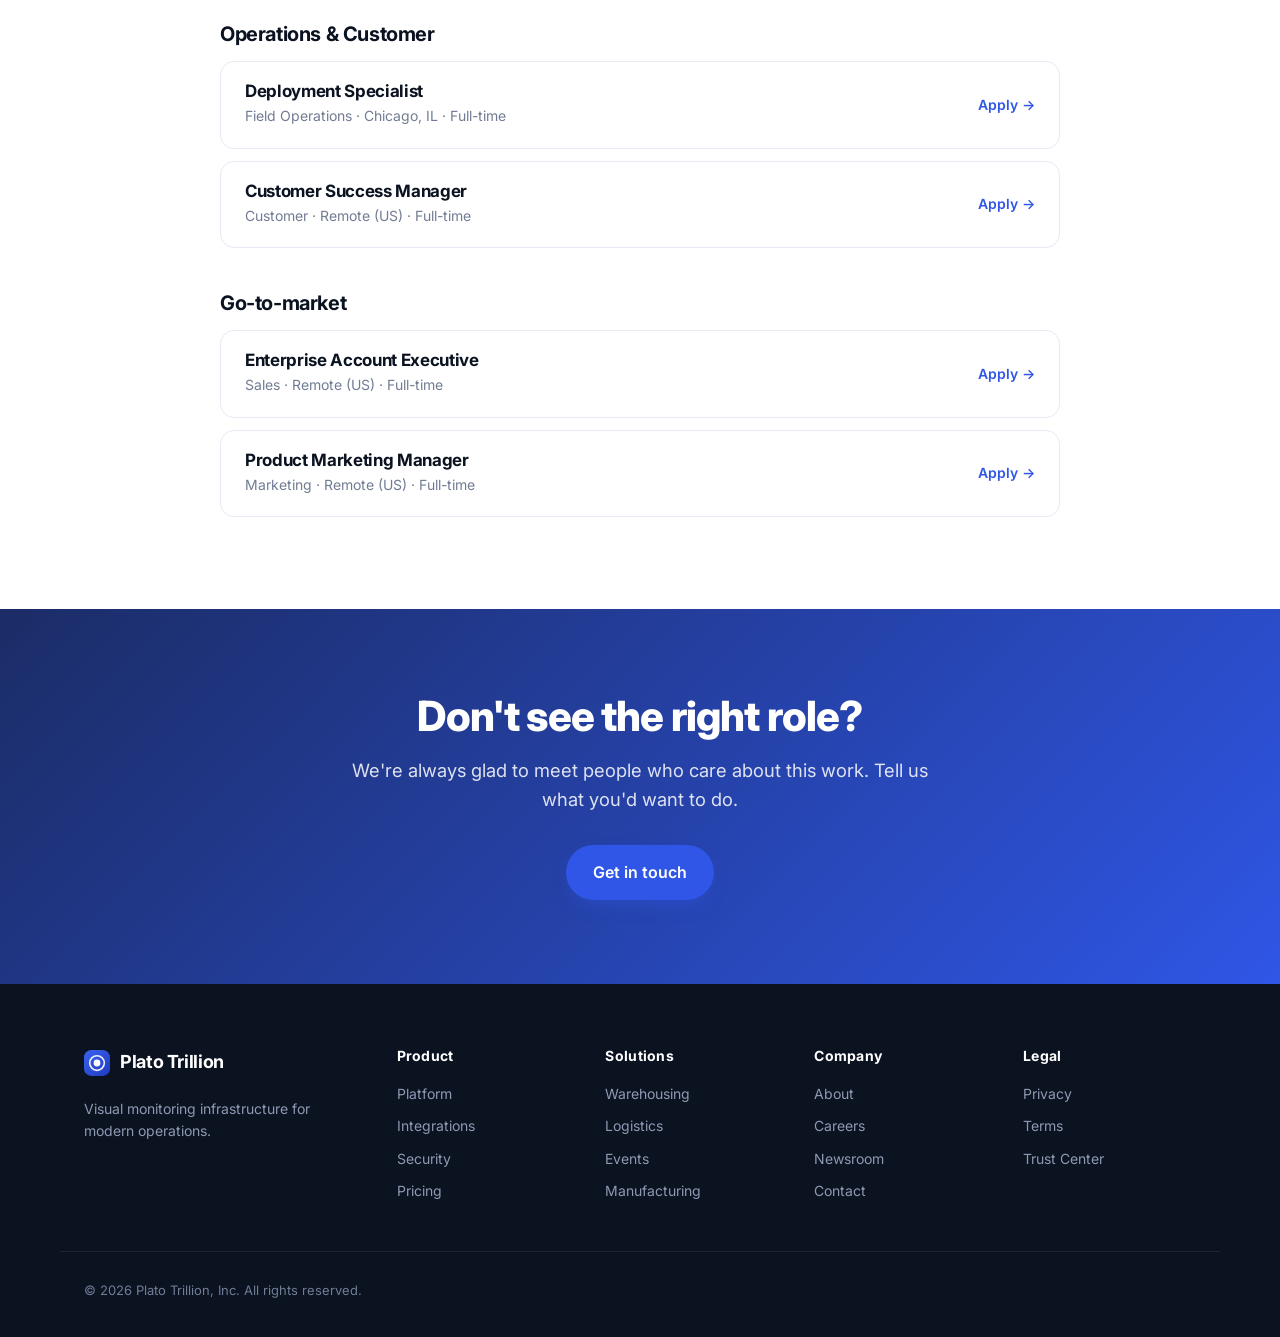
<file: careers.html>
<!DOCTYPE html>
<html lang="en">
<head>
  <meta charset="UTF-8" />
  <meta name="viewport" content="width=device-width, initial-scale=1.0" />
  <title>Careers — Plato Trillion</title>
  <meta name="description" content="Join Plato Trillion and help bring visibility to the operations that move the world. See open roles across engineering, operations, and go-to-market." />
  <meta name="theme-color" content="#0b1220" />
  <link rel="icon" href="favicon.svg" type="image/svg+xml" />
  <link rel="preconnect" href="https://fonts.googleapis.com" />
  <link rel="preconnect" href="https://fonts.gstatic.com" crossorigin />
  <link href="https://fonts.googleapis.com/css2?family=Inter:wght@400;500;600;700;800&display=swap" rel="stylesheet" />
  <link rel="stylesheet" href="styles.css" />
  <script>document.documentElement.classList.add('js');</script>
</head>
<body>
  <a class="skip-link" href="#main">Skip to content</a>

  <header class="site-header">
    <div class="container nav">
      <a class="brand" href="index.html" aria-label="Plato Trillion home">
        <span class="brand-mark" aria-hidden="true">
          <svg viewBox="0 0 32 32" width="28" height="28" fill="none" xmlns="http://www.w3.org/2000/svg"><rect width="32" height="32" rx="9" fill="url(#bg)"/><circle cx="16" cy="16" r="9" stroke="#fff" stroke-width="2" opacity="0.9"/><circle cx="16" cy="16" r="4.2" fill="#fff"/><defs><linearGradient id="bg" x1="0" y1="0" x2="32" y2="32" gradientUnits="userSpaceOnUse"><stop stop-color="#3a63f0"/><stop offset="1" stop-color="#1f3bbf"/></linearGradient></defs></svg>
        </span>
        <span class="brand-name">Plato Trillion</span>
      </a>
      <nav class="nav-links" aria-label="Primary">
        <a href="index.html#platform">Platform</a>
        <a href="index.html#solutions">Solutions</a>
        <a href="index.html#security">Security</a>
        <a href="about.html">Company</a>
      </nav>
      <div class="nav-actions">
        <a class="btn btn-ghost" href="login.html">Sign in</a>
        <a class="btn btn-primary" href="demo.html">Request a demo</a>
      </div>
      <button class="nav-toggle" aria-label="Toggle menu" aria-expanded="false" aria-controls="mobile-nav"><span></span><span></span><span></span></button>
    </div>
    <div class="mobile-nav" id="mobile-nav" hidden>
      <a href="index.html#platform">Platform</a>
      <a href="index.html#solutions">Solutions</a>
      <a href="index.html#security">Security</a>
      <a href="about.html">Company</a>
      <a href="login.html">Sign in</a>
      <a class="btn btn-primary btn-block" href="demo.html">Request a demo</a>
    </div>
  </header>

  <main id="main">
    <section class="page-hero">
      <div class="container">
        <span class="eyebrow">Careers</span>
        <h1>Help us bring visibility to the physical world.</h1>
        <p class="lead">We're a team of operators, engineers, and builders working on hard problems that matter to real businesses every day. Come build with us.</p>
        <div class="hero-actions"><a class="btn btn-primary btn-lg" href="#openings">See open roles</a></div>
      </div>
    </section>

    <section class="section section-soft">
      <div class="container">
        <div class="section-head">
          <span class="eyebrow">Life at Plato Trillion</span>
          <h2>Why people join — and stay.</h2>
        </div>
        <div class="features">
          <article class="feature"><span class="feature-icon"><svg viewBox="0 0 24 24" width="22" height="22" fill="none" stroke="currentColor" stroke-width="1.8" stroke-linecap="round" stroke-linejoin="round"><path d="M12 2v20M2 12h20"/></svg></span><h3>Real impact</h3><p>Your work ships to operations that run 24/7. The feedback loop is immediate.</p></article>
          <article class="feature"><span class="feature-icon"><svg viewBox="0 0 24 24" width="22" height="22" fill="none" stroke="currentColor" stroke-width="1.8" stroke-linecap="round" stroke-linejoin="round"><path d="M3 12h4l3 8 4-16 3 8h4"/></svg></span><h3>Hard problems</h3><p>Hardware, software, and the messy real world — all at once, all interesting.</p></article>
          <article class="feature"><span class="feature-icon"><svg viewBox="0 0 24 24" width="22" height="22" fill="none" stroke="currentColor" stroke-width="1.8" stroke-linecap="round" stroke-linejoin="round"><path d="M12 2 4 5v6c0 5 3.5 8.5 8 11 4.5-2.5 8-6 8-11V5l-8-3Z"/></svg></span><h3>Great benefits</h3><p>Competitive pay and equity, full health coverage, and flexible remote work.</p></article>
          <article class="feature"><span class="feature-icon"><svg viewBox="0 0 24 24" width="22" height="22" fill="none" stroke="currentColor" stroke-width="1.8" stroke-linecap="round" stroke-linejoin="round"><circle cx="9" cy="7" r="3"/><path d="M2 21a7 7 0 0 1 14 0"/><path d="M19 8v6M22 11h-6"/></svg></span><h3>A team that cares</h3><p>Low ego, high trust, and a genuine commitment to doing right by customers.</p></article>
        </div>
      </div>
    </section>

    <section class="section" id="openings">
      <div class="container">
        <div class="section-head">
          <span class="eyebrow">Open roles</span>
          <h2>Find your team.</h2>
        </div>

        <div class="dept">
          <h2>Engineering</h2>
          <div class="roles">
            <a class="role" href="mailto:careers@platotrillion.com?subject=Senior%20Software%20Engineer%20(Platform)"><div class="role-info"><h3>Senior Software Engineer, Platform</h3><div class="role-meta">Engineering · Remote (US) · Full-time</div></div><span class="role-cta">Apply →</span></a>
            <a class="role" href="mailto:careers@platotrillion.com?subject=Computer%20Vision%20Engineer"><div class="role-info"><h3>Computer Vision Engineer</h3><div class="role-meta">Engineering · Seattle, WA · Full-time</div></div><span class="role-cta">Apply →</span></a>
            <a class="role" href="mailto:careers@platotrillion.com?subject=Embedded%20Systems%20Engineer"><div class="role-info"><h3>Embedded Systems Engineer</h3><div class="role-meta">Hardware · Seattle, WA · Full-time</div></div><span class="role-cta">Apply →</span></a>
          </div>
        </div>

        <div class="dept">
          <h2>Operations &amp; Customer</h2>
          <div class="roles">
            <a class="role" href="mailto:careers@platotrillion.com?subject=Deployment%20Specialist"><div class="role-info"><h3>Deployment Specialist</h3><div class="role-meta">Field Operations · Chicago, IL · Full-time</div></div><span class="role-cta">Apply →</span></a>
            <a class="role" href="mailto:careers@platotrillion.com?subject=Customer%20Success%20Manager"><div class="role-info"><h3>Customer Success Manager</h3><div class="role-meta">Customer · Remote (US) · Full-time</div></div><span class="role-cta">Apply →</span></a>
          </div>
        </div>

        <div class="dept">
          <h2>Go-to-market</h2>
          <div class="roles">
            <a class="role" href="mailto:careers@platotrillion.com?subject=Enterprise%20Account%20Executive"><div class="role-info"><h3>Enterprise Account Executive</h3><div class="role-meta">Sales · Remote (US) · Full-time</div></div><span class="role-cta">Apply →</span></a>
            <a class="role" href="mailto:careers@platotrillion.com?subject=Product%20Marketing%20Manager"><div class="role-info"><h3>Product Marketing Manager</h3><div class="role-meta">Marketing · Remote (US) · Full-time</div></div><span class="role-cta">Apply →</span></a>
          </div>
        </div>
      </div>
    </section>

    <section class="cta">
      <div class="container cta-inner">
        <h2>Don't see the right role?</h2>
        <p>We're always glad to meet people who care about this work. Tell us what you'd want to do.</p>
        <div class="cta-actions"><a class="btn btn-primary btn-lg" href="mailto:careers@platotrillion.com?subject=General%20interest">Get in touch</a></div>
      </div>
    </section>
  </main>

  <footer class="site-footer">
    <div class="container footer-grid">
      <div class="footer-brand">
        <a class="brand" href="index.html" aria-label="Plato Trillion home">
          <span class="brand-mark" aria-hidden="true"><svg viewBox="0 0 32 32" width="26" height="26" fill="none" xmlns="http://www.w3.org/2000/svg"><rect width="32" height="32" rx="9" fill="url(#bg2)"/><circle cx="16" cy="16" r="9" stroke="#fff" stroke-width="2" opacity="0.9"/><circle cx="16" cy="16" r="4.2" fill="#fff"/><defs><linearGradient id="bg2" x1="0" y1="0" x2="32" y2="32" gradientUnits="userSpaceOnUse"><stop stop-color="#3a63f0"/><stop offset="1" stop-color="#1f3bbf"/></linearGradient></defs></svg></span>
          <span class="brand-name">Plato Trillion</span>
        </a>
        <p class="footer-tag">Visual monitoring infrastructure for modern operations.</p>
      </div>
      <nav class="footer-col" aria-label="Product"><h4>Product</h4><a href="index.html#platform">Platform</a><a href="integrations.html">Integrations</a><a href="trust.html">Security</a><a href="pricing.html">Pricing</a></nav>
      <nav class="footer-col" aria-label="Solutions"><h4>Solutions</h4><a href="index.html#solutions">Warehousing</a><a href="index.html#solutions">Logistics</a><a href="index.html#solutions">Events</a><a href="index.html#solutions">Manufacturing</a></nav>
      <nav class="footer-col" aria-label="Company"><h4>Company</h4><a href="about.html">About</a><a href="careers.html">Careers</a><a href="newsroom.html">Newsroom</a><a href="contact.html">Contact</a></nav>
      <nav class="footer-col" aria-label="Legal"><h4>Legal</h4><a href="privacy.html">Privacy</a><a href="terms.html">Terms</a><a href="trust.html">Trust Center</a></nav>
    </div>
    <div class="container footer-bottom">
      <p>© <span class="year">2026</span> Plato Trillion, Inc. All rights reserved.</p>
    </div>
  </footer>

  <script src="script.js" defer></script>
</body>
</html>
</file>
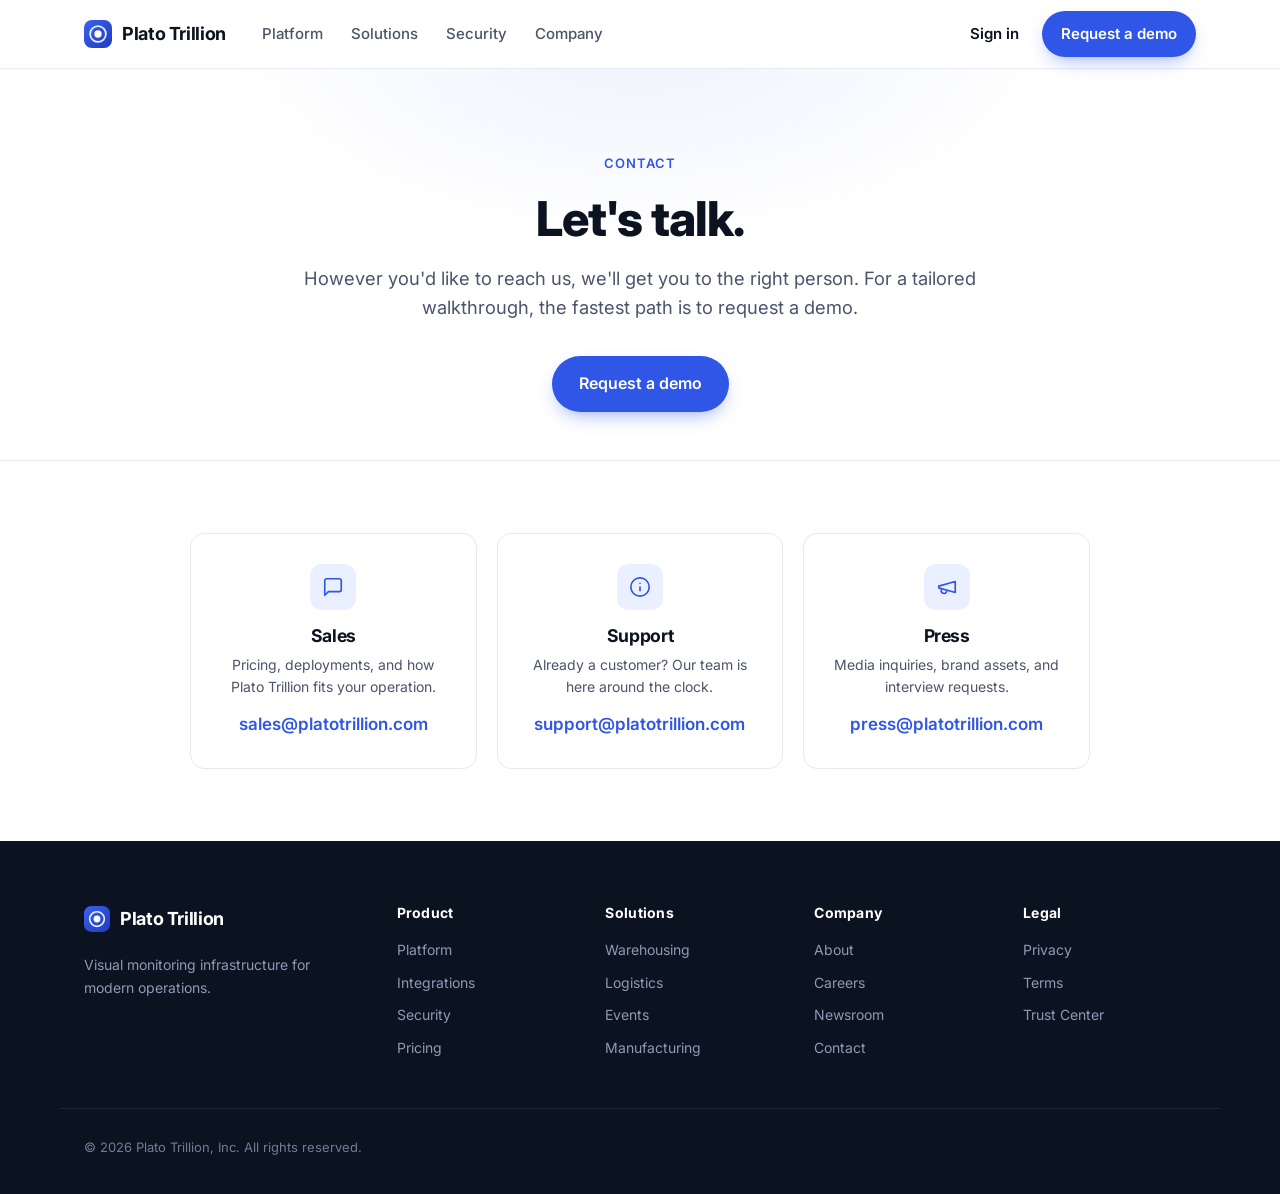
<file: contact.html>
<!DOCTYPE html>
<html lang="en">
<head>
  <meta charset="UTF-8" />
  <meta name="viewport" content="width=device-width, initial-scale=1.0" />
  <title>Contact — Plato Trillion</title>
  <meta name="description" content="Get in touch with Plato Trillion — sales, support, and press." />
  <meta name="theme-color" content="#0b1220" />
  <link rel="icon" href="favicon.svg" type="image/svg+xml" />
  <link rel="preconnect" href="https://fonts.googleapis.com" />
  <link rel="preconnect" href="https://fonts.gstatic.com" crossorigin />
  <link href="https://fonts.googleapis.com/css2?family=Inter:wght@400;500;600;700;800&display=swap" rel="stylesheet" />
  <link rel="stylesheet" href="styles.css" />
  <script>document.documentElement.classList.add('js');</script>
</head>
<body>
  <a class="skip-link" href="#main">Skip to content</a>

  <header class="site-header">
    <div class="container nav">
      <a class="brand" href="index.html" aria-label="Plato Trillion home">
        <span class="brand-mark" aria-hidden="true">
          <svg viewBox="0 0 32 32" width="28" height="28" fill="none" xmlns="http://www.w3.org/2000/svg"><rect width="32" height="32" rx="9" fill="url(#bg)"/><circle cx="16" cy="16" r="9" stroke="#fff" stroke-width="2" opacity="0.9"/><circle cx="16" cy="16" r="4.2" fill="#fff"/><defs><linearGradient id="bg" x1="0" y1="0" x2="32" y2="32" gradientUnits="userSpaceOnUse"><stop stop-color="#3a63f0"/><stop offset="1" stop-color="#1f3bbf"/></linearGradient></defs></svg>
        </span>
        <span class="brand-name">Plato Trillion</span>
      </a>
      <nav class="nav-links" aria-label="Primary">
        <a href="index.html#platform">Platform</a>
        <a href="index.html#solutions">Solutions</a>
        <a href="index.html#security">Security</a>
        <a href="about.html">Company</a>
      </nav>
      <div class="nav-actions">
        <a class="btn btn-ghost" href="login.html">Sign in</a>
        <a class="btn btn-primary" href="demo.html">Request a demo</a>
      </div>
      <button class="nav-toggle" aria-label="Toggle menu" aria-expanded="false" aria-controls="mobile-nav"><span></span><span></span><span></span></button>
    </div>
    <div class="mobile-nav" id="mobile-nav" hidden>
      <a href="index.html#platform">Platform</a>
      <a href="index.html#solutions">Solutions</a>
      <a href="index.html#security">Security</a>
      <a href="about.html">Company</a>
      <a href="login.html">Sign in</a>
      <a class="btn btn-primary btn-block" href="demo.html">Request a demo</a>
    </div>
  </header>

  <main id="main">
    <section class="page-hero">
      <div class="container">
        <span class="eyebrow">Contact</span>
        <h1>Let's talk.</h1>
        <p class="lead">However you'd like to reach us, we'll get you to the right person. For a tailored walkthrough, the fastest path is to request a demo.</p>
        <div class="hero-actions"><a class="btn btn-primary btn-lg" href="demo.html">Request a demo</a></div>
      </div>
    </section>

    <section class="page-section">
      <div class="container">
        <div class="contact-grid">
          <div class="contact-card">
            <span class="feature-icon"><svg viewBox="0 0 24 24" width="22" height="22" fill="none" stroke="currentColor" stroke-width="1.8" stroke-linecap="round" stroke-linejoin="round"><path d="M21 15a2 2 0 0 1-2 2H7l-4 4V5a2 2 0 0 1 2-2h14a2 2 0 0 1 2 2Z"/></svg></span>
            <h3>Sales</h3>
            <p>Pricing, deployments, and how Plato Trillion fits your operation.</p>
            <a class="cmail" href="mailto:sales@platotrillion.com">sales@platotrillion.com</a>
          </div>
          <div class="contact-card">
            <span class="feature-icon"><svg viewBox="0 0 24 24" width="22" height="22" fill="none" stroke="currentColor" stroke-width="1.8" stroke-linecap="round" stroke-linejoin="round"><path d="M12 2a10 10 0 1 0 10 10A10 10 0 0 0 12 2Z"/><path d="M12 16v-4M12 8h.01"/></svg></span>
            <h3>Support</h3>
            <p>Already a customer? Our team is here around the clock.</p>
            <a class="cmail" href="mailto:support@platotrillion.com">support@platotrillion.com</a>
          </div>
          <div class="contact-card">
            <span class="feature-icon"><svg viewBox="0 0 24 24" width="22" height="22" fill="none" stroke="currentColor" stroke-width="1.8" stroke-linecap="round" stroke-linejoin="round"><path d="M3 11l18-5v12L3 13v-2Z"/><path d="M11.6 16.8a3 3 0 0 1-5.8-1.6"/></svg></span>
            <h3>Press</h3>
            <p>Media inquiries, brand assets, and interview requests.</p>
            <a class="cmail" href="mailto:press@platotrillion.com">press@platotrillion.com</a>
          </div>
        </div>
      </div>
    </section>
  </main>

  <footer class="site-footer">
    <div class="container footer-grid">
      <div class="footer-brand">
        <a class="brand" href="index.html" aria-label="Plato Trillion home">
          <span class="brand-mark" aria-hidden="true"><svg viewBox="0 0 32 32" width="26" height="26" fill="none" xmlns="http://www.w3.org/2000/svg"><rect width="32" height="32" rx="9" fill="url(#bg2)"/><circle cx="16" cy="16" r="9" stroke="#fff" stroke-width="2" opacity="0.9"/><circle cx="16" cy="16" r="4.2" fill="#fff"/><defs><linearGradient id="bg2" x1="0" y1="0" x2="32" y2="32" gradientUnits="userSpaceOnUse"><stop stop-color="#3a63f0"/><stop offset="1" stop-color="#1f3bbf"/></linearGradient></defs></svg></span>
          <span class="brand-name">Plato Trillion</span>
        </a>
        <p class="footer-tag">Visual monitoring infrastructure for modern operations.</p>
      </div>
      <nav class="footer-col" aria-label="Product"><h4>Product</h4><a href="index.html#platform">Platform</a><a href="integrations.html">Integrations</a><a href="trust.html">Security</a><a href="pricing.html">Pricing</a></nav>
      <nav class="footer-col" aria-label="Solutions"><h4>Solutions</h4><a href="index.html#solutions">Warehousing</a><a href="index.html#solutions">Logistics</a><a href="index.html#solutions">Events</a><a href="index.html#solutions">Manufacturing</a></nav>
      <nav class="footer-col" aria-label="Company"><h4>Company</h4><a href="about.html">About</a><a href="careers.html">Careers</a><a href="newsroom.html">Newsroom</a><a href="contact.html">Contact</a></nav>
      <nav class="footer-col" aria-label="Legal"><h4>Legal</h4><a href="privacy.html">Privacy</a><a href="terms.html">Terms</a><a href="trust.html">Trust Center</a></nav>
    </div>
    <div class="container footer-bottom">
      <p>© <span class="year">2026</span> Plato Trillion, Inc. All rights reserved.</p>
    </div>
  </footer>

  <script src="script.js" defer></script>
</body>
</html>
</file>
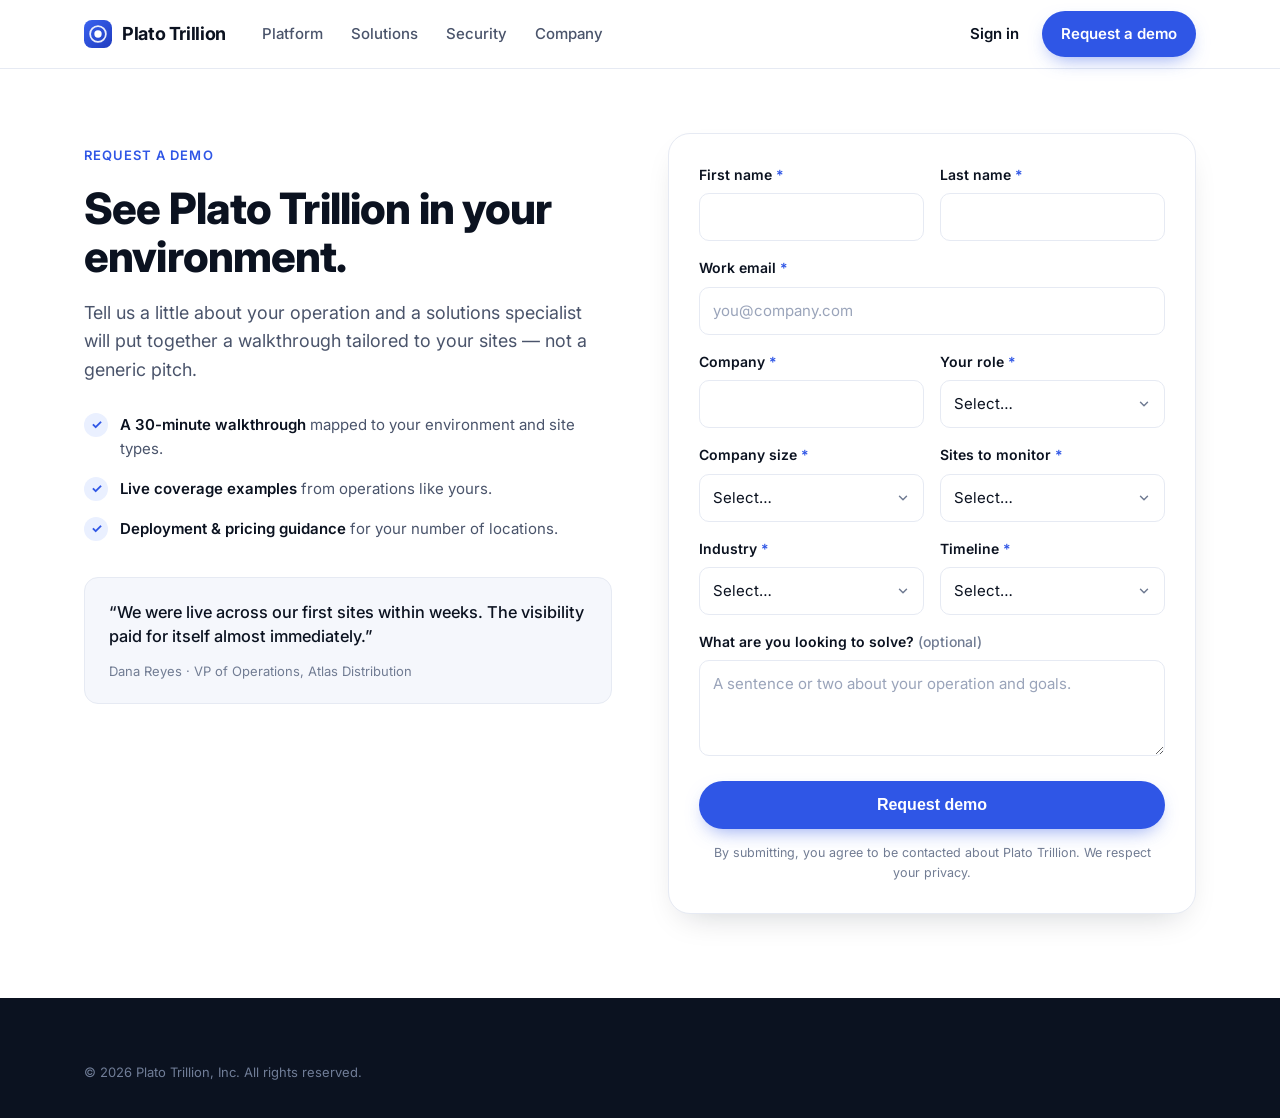
<file: demo.html>
<!DOCTYPE html>
<html lang="en">
<head>
  <meta charset="UTF-8" />
  <meta name="viewport" content="width=device-width, initial-scale=1.0" />
  <title>Request a demo — Plato Trillion</title>
  <meta name="description" content="See Plato Trillion in your environment. Request a tailored demo of our visual monitoring infrastructure." />
  <meta name="theme-color" content="#0b1220" />
  <meta name="robots" content="noindex" />
  <link rel="icon" href="favicon.svg" type="image/svg+xml" />
  <link rel="preconnect" href="https://fonts.googleapis.com" />
  <link rel="preconnect" href="https://fonts.gstatic.com" crossorigin />
  <link href="https://fonts.googleapis.com/css2?family=Inter:wght@400;500;600;700;800&display=swap" rel="stylesheet" />
  <link rel="stylesheet" href="styles.css" />
  <script>document.documentElement.classList.add('js');</script>
</head>
<body>
  <a class="skip-link" href="#main">Skip to content</a>

  <header class="site-header">
    <div class="container nav">
      <a class="brand" href="index.html" aria-label="Plato Trillion home">
        <span class="brand-mark" aria-hidden="true">
          <svg viewBox="0 0 32 32" width="28" height="28" fill="none" xmlns="http://www.w3.org/2000/svg">
            <rect width="32" height="32" rx="9" fill="url(#bg)"/>
            <circle cx="16" cy="16" r="9" stroke="#fff" stroke-width="2" opacity="0.9"/>
            <circle cx="16" cy="16" r="4.2" fill="#fff"/>
            <defs><linearGradient id="bg" x1="0" y1="0" x2="32" y2="32" gradientUnits="userSpaceOnUse"><stop stop-color="#3a63f0"/><stop offset="1" stop-color="#1f3bbf"/></linearGradient></defs>
          </svg>
        </span>
        <span class="brand-name">Plato Trillion</span>
      </a>
      <nav class="nav-links" aria-label="Primary">
        <a href="index.html#platform">Platform</a>
        <a href="index.html#solutions">Solutions</a>
        <a href="index.html#security">Security</a>
        <a href="index.html#company">Company</a>
      </nav>
      <div class="nav-actions">
        <a class="btn btn-ghost" href="login.html">Sign in</a>
        <a class="btn btn-primary" href="demo.html">Request a demo</a>
      </div>
      <button class="nav-toggle" aria-label="Toggle menu" aria-expanded="false" aria-controls="mobile-nav">
        <span></span><span></span><span></span>
      </button>
    </div>
    <div class="mobile-nav" id="mobile-nav" hidden>
      <a href="index.html#platform">Platform</a>
      <a href="index.html#solutions">Solutions</a>
      <a href="index.html#security">Security</a>
      <a href="index.html#company">Company</a>
      <a href="login.html">Sign in</a>
      <a class="btn btn-primary btn-block" href="demo.html">Request a demo</a>
    </div>
  </header>

  <main id="main" class="form-page">
    <div class="container form-grid">
      <!-- Left: value / what to expect -->
      <div class="form-aside">
        <span class="eyebrow" id="form-eyebrow">Request a demo</span>
        <h1 id="form-title">See Plato Trillion in your environment.</h1>
        <p class="form-lead" id="form-lead">
          Tell us a little about your operation and a solutions specialist will put together a
          walkthrough tailored to your sites — not a generic pitch.
        </p>

        <ul class="form-expect">
          <li>
            <span class="fe-ic" aria-hidden="true">✓</span>
            <span><strong>A 30-minute walkthrough</strong> mapped to your environment and site types.</span>
          </li>
          <li>
            <span class="fe-ic" aria-hidden="true">✓</span>
            <span><strong>Live coverage examples</strong> from operations like yours.</span>
          </li>
          <li>
            <span class="fe-ic" aria-hidden="true">✓</span>
            <span><strong>Deployment &amp; pricing guidance</strong> for your number of locations.</span>
          </li>
        </ul>

        <figure class="form-quote">
          <blockquote>“We were live across our first sites within weeks. The visibility paid for itself almost immediately.”</blockquote>
          <figcaption>Dana Reyes · VP of Operations, Atlas Distribution</figcaption>
        </figure>
      </div>

      <!-- Right: form -->
      <div class="form-card-wrap">
        <form id="lead-form" class="form-card" novalidate>
          <input type="hidden" name="intent" id="intent" value="demo" />

          <div class="form-row">
            <div class="field">
              <label for="first">First name <span class="req">*</span></label>
              <input type="text" id="first" name="first" autocomplete="given-name" required />
              <span class="error-msg" data-for="first">Required.</span>
            </div>
            <div class="field">
              <label for="last">Last name <span class="req">*</span></label>
              <input type="text" id="last" name="last" autocomplete="family-name" required />
              <span class="error-msg" data-for="last">Required.</span>
            </div>
          </div>

          <div class="field">
            <label for="email">Work email <span class="req">*</span></label>
            <input type="email" id="email" name="email" autocomplete="email" placeholder="you@company.com" required />
            <span class="error-msg" data-for="email">Please enter a valid work email (no personal addresses).</span>
          </div>

          <div class="form-row">
            <div class="field">
              <label for="company">Company <span class="req">*</span></label>
              <input type="text" id="company" name="company" autocomplete="organization" required />
              <span class="error-msg" data-for="company">Required.</span>
            </div>
            <div class="field">
              <label for="role">Your role <span class="req">*</span></label>
              <select id="role" name="role" required>
                <option value="" disabled selected>Select…</option>
                <option>Operations</option>
                <option>Security / Loss Prevention</option>
                <option>IT / Engineering</option>
                <option>Facilities</option>
                <option>Executive / Leadership</option>
                <option>Other</option>
              </select>
              <span class="error-msg" data-for="role">Required.</span>
            </div>
          </div>

          <div class="form-row">
            <div class="field">
              <label for="size">Company size <span class="req">*</span></label>
              <select id="size" name="size" required>
                <option value="" disabled selected>Select…</option>
                <option value="1-10">1–10 employees</option>
                <option value="11-50">11–50 employees</option>
                <option value="51-200">51–200 employees</option>
                <option value="201-1000">201–1,000 employees</option>
                <option value="1000+">1,000+ employees</option>
              </select>
              <span class="error-msg" data-for="size">Required.</span>
            </div>
            <div class="field">
              <label for="sites">Sites to monitor <span class="req">*</span></label>
              <select id="sites" name="sites" required>
                <option value="" disabled selected>Select…</option>
                <option value="1">1 location</option>
                <option value="2-5">2–5 locations</option>
                <option value="6-25">6–25 locations</option>
                <option value="26-100">26–100 locations</option>
                <option value="100+">100+ locations</option>
              </select>
              <span class="error-msg" data-for="sites">Required.</span>
            </div>
          </div>

          <div class="form-row">
            <div class="field">
              <label for="industry">Industry <span class="req">*</span></label>
              <select id="industry" name="industry" required>
                <option value="" disabled selected>Select…</option>
                <option>Warehousing &amp; Fulfillment</option>
                <option>Logistics &amp; Distribution</option>
                <option>Events &amp; Conferences</option>
                <option>Manufacturing &amp; Industrial</option>
                <option>Retail</option>
                <option>Other</option>
              </select>
              <span class="error-msg" data-for="industry">Required.</span>
            </div>
            <div class="field">
              <label for="timeline">Timeline <span class="req">*</span></label>
              <select id="timeline" name="timeline" required>
                <option value="" disabled selected>Select…</option>
                <option value="now">Immediately</option>
                <option value="quarter">This quarter</option>
                <option value="halfyear">1–2 quarters</option>
                <option value="exploring">Just exploring</option>
              </select>
              <span class="error-msg" data-for="timeline">Required.</span>
            </div>
          </div>

          <div class="field">
            <label for="notes">What are you looking to solve? <span class="optional">(optional)</span></label>
            <textarea id="notes" name="notes" rows="3" placeholder="A sentence or two about your operation and goals."></textarea>
          </div>

          <button type="submit" class="btn btn-primary btn-block btn-lg" id="lead-submit">Request demo</button>
          <p class="form-fine">By submitting, you agree to be contacted about Plato Trillion. We respect your privacy.</p>
        </form>

        <!-- Success / qualification result (hidden until submit) -->
        <div class="form-result" id="form-result" hidden>
          <div class="result-icon" aria-hidden="true">
            <svg width="34" height="34" viewBox="0 0 24 24" fill="none" stroke="currentColor" stroke-width="2.4" stroke-linecap="round" stroke-linejoin="round"><path d="m5 12 4.5 4.5L19 7"/></svg>
          </div>
          <h2 id="result-title">Thanks — you're all set.</h2>
          <p id="result-body">A solutions specialist will be in touch shortly.</p>
          <a class="btn btn-secondary" href="index.html">Back to home</a>
        </div>
      </div>
    </div>
  </main>

  <footer class="site-footer">
    <div class="container footer-bottom" style="border-top:0;padding-top:0;">
      <p>© <span class="year">2026</span> Plato Trillion, Inc. All rights reserved.</p>
    </div>
  </footer>

  <script src="script.js" defer></script>
</body>
</html>
</file>
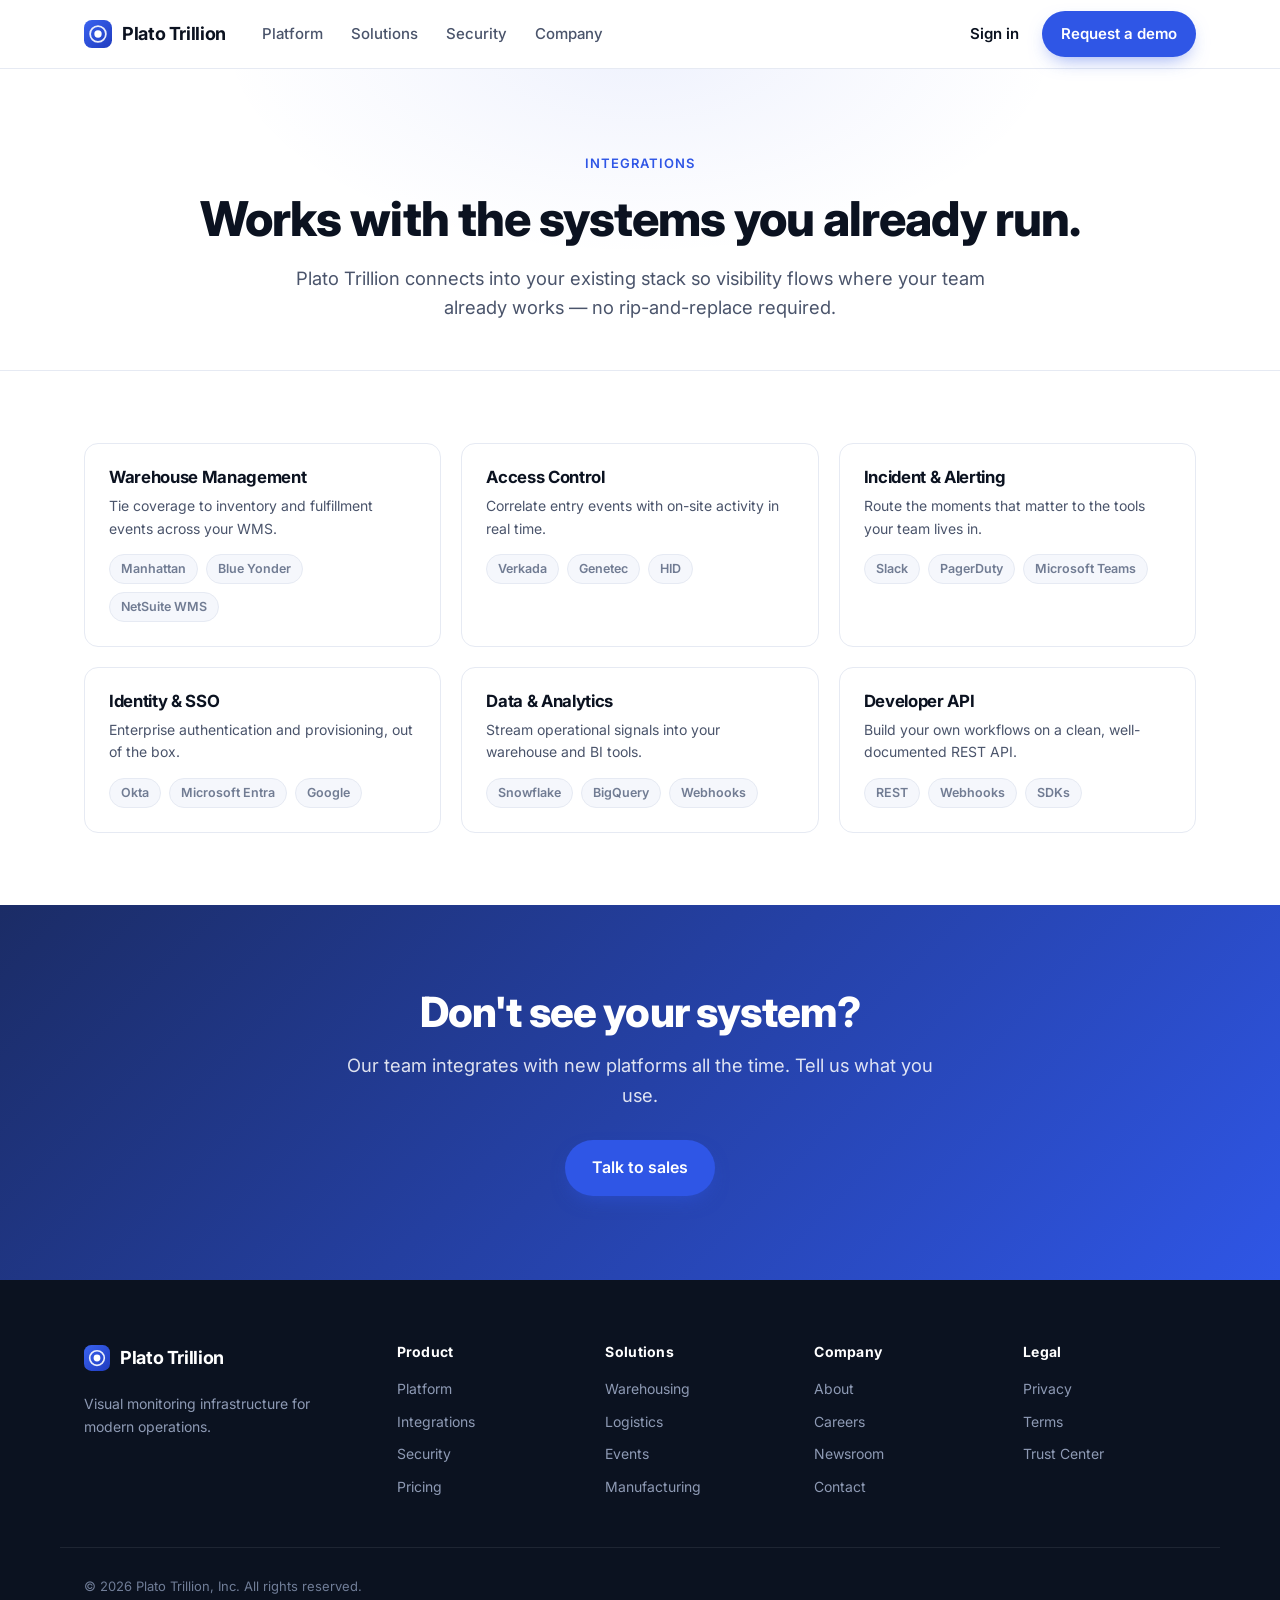
<file: integrations.html>
<!DOCTYPE html>
<html lang="en">
<head>
  <meta charset="UTF-8" />
  <meta name="viewport" content="width=device-width, initial-scale=1.0" />
  <title>Integrations — Plato Trillion</title>
  <meta name="description" content="Plato Trillion connects to the systems you already run — WMS, access control, incident workflows, identity, and more — through a clean, documented API." />
  <meta name="theme-color" content="#0b1220" />
  <link rel="icon" href="favicon.svg" type="image/svg+xml" />
  <link rel="preconnect" href="https://fonts.googleapis.com" />
  <link rel="preconnect" href="https://fonts.gstatic.com" crossorigin />
  <link href="https://fonts.googleapis.com/css2?family=Inter:wght@400;500;600;700;800&display=swap" rel="stylesheet" />
  <link rel="stylesheet" href="styles.css" />
  <script>document.documentElement.classList.add('js');</script>
</head>
<body>
  <a class="skip-link" href="#main">Skip to content</a>

  <header class="site-header">
    <div class="container nav">
      <a class="brand" href="index.html" aria-label="Plato Trillion home">
        <span class="brand-mark" aria-hidden="true">
          <svg viewBox="0 0 32 32" width="28" height="28" fill="none" xmlns="http://www.w3.org/2000/svg"><rect width="32" height="32" rx="9" fill="url(#bg)"/><circle cx="16" cy="16" r="9" stroke="#fff" stroke-width="2" opacity="0.9"/><circle cx="16" cy="16" r="4.2" fill="#fff"/><defs><linearGradient id="bg" x1="0" y1="0" x2="32" y2="32" gradientUnits="userSpaceOnUse"><stop stop-color="#3a63f0"/><stop offset="1" stop-color="#1f3bbf"/></linearGradient></defs></svg>
        </span>
        <span class="brand-name">Plato Trillion</span>
      </a>
      <nav class="nav-links" aria-label="Primary">
        <a href="index.html#platform">Platform</a>
        <a href="index.html#solutions">Solutions</a>
        <a href="index.html#security">Security</a>
        <a href="about.html">Company</a>
      </nav>
      <div class="nav-actions">
        <a class="btn btn-ghost" href="login.html">Sign in</a>
        <a class="btn btn-primary" href="demo.html">Request a demo</a>
      </div>
      <button class="nav-toggle" aria-label="Toggle menu" aria-expanded="false" aria-controls="mobile-nav"><span></span><span></span><span></span></button>
    </div>
    <div class="mobile-nav" id="mobile-nav" hidden>
      <a href="index.html#platform">Platform</a>
      <a href="index.html#solutions">Solutions</a>
      <a href="index.html#security">Security</a>
      <a href="about.html">Company</a>
      <a href="login.html">Sign in</a>
      <a class="btn btn-primary btn-block" href="demo.html">Request a demo</a>
    </div>
  </header>

  <main id="main">
    <section class="page-hero">
      <div class="container">
        <span class="eyebrow">Integrations</span>
        <h1>Works with the systems you already run.</h1>
        <p class="lead">Plato Trillion connects into your existing stack so visibility flows where your team already works — no rip-and-replace required.</p>
      </div>
    </section>

    <section class="page-section">
      <div class="container">
        <div class="int-grid">
          <div class="int-card">
            <h3>Warehouse Management</h3>
            <p>Tie coverage to inventory and fulfillment events across your WMS.</p>
            <div class="int-tags"><span>Manhattan</span><span>Blue Yonder</span><span>NetSuite WMS</span></div>
          </div>
          <div class="int-card">
            <h3>Access Control</h3>
            <p>Correlate entry events with on-site activity in real time.</p>
            <div class="int-tags"><span>Verkada</span><span>Genetec</span><span>HID</span></div>
          </div>
          <div class="int-card">
            <h3>Incident &amp; Alerting</h3>
            <p>Route the moments that matter to the tools your team lives in.</p>
            <div class="int-tags"><span>Slack</span><span>PagerDuty</span><span>Microsoft Teams</span></div>
          </div>
          <div class="int-card">
            <h3>Identity &amp; SSO</h3>
            <p>Enterprise authentication and provisioning, out of the box.</p>
            <div class="int-tags"><span>Okta</span><span>Microsoft Entra</span><span>Google</span></div>
          </div>
          <div class="int-card">
            <h3>Data &amp; Analytics</h3>
            <p>Stream operational signals into your warehouse and BI tools.</p>
            <div class="int-tags"><span>Snowflake</span><span>BigQuery</span><span>Webhooks</span></div>
          </div>
          <div class="int-card">
            <h3>Developer API</h3>
            <p>Build your own workflows on a clean, well-documented REST API.</p>
            <div class="int-tags"><span>REST</span><span>Webhooks</span><span>SDKs</span></div>
          </div>
        </div>
      </div>
    </section>

    <section class="cta">
      <div class="container cta-inner">
        <h2>Don't see your system?</h2>
        <p>Our team integrates with new platforms all the time. Tell us what you use.</p>
        <div class="cta-actions"><a class="btn btn-primary btn-lg" href="demo.html?type=sales">Talk to sales</a></div>
      </div>
    </section>
  </main>

  <footer class="site-footer">
    <div class="container footer-grid">
      <div class="footer-brand">
        <a class="brand" href="index.html" aria-label="Plato Trillion home">
          <span class="brand-mark" aria-hidden="true"><svg viewBox="0 0 32 32" width="26" height="26" fill="none" xmlns="http://www.w3.org/2000/svg"><rect width="32" height="32" rx="9" fill="url(#bg2)"/><circle cx="16" cy="16" r="9" stroke="#fff" stroke-width="2" opacity="0.9"/><circle cx="16" cy="16" r="4.2" fill="#fff"/><defs><linearGradient id="bg2" x1="0" y1="0" x2="32" y2="32" gradientUnits="userSpaceOnUse"><stop stop-color="#3a63f0"/><stop offset="1" stop-color="#1f3bbf"/></linearGradient></defs></svg></span>
          <span class="brand-name">Plato Trillion</span>
        </a>
        <p class="footer-tag">Visual monitoring infrastructure for modern operations.</p>
      </div>
      <nav class="footer-col" aria-label="Product"><h4>Product</h4><a href="index.html#platform">Platform</a><a href="integrations.html">Integrations</a><a href="trust.html">Security</a><a href="pricing.html">Pricing</a></nav>
      <nav class="footer-col" aria-label="Solutions"><h4>Solutions</h4><a href="index.html#solutions">Warehousing</a><a href="index.html#solutions">Logistics</a><a href="index.html#solutions">Events</a><a href="index.html#solutions">Manufacturing</a></nav>
      <nav class="footer-col" aria-label="Company"><h4>Company</h4><a href="about.html">About</a><a href="careers.html">Careers</a><a href="newsroom.html">Newsroom</a><a href="contact.html">Contact</a></nav>
      <nav class="footer-col" aria-label="Legal"><h4>Legal</h4><a href="privacy.html">Privacy</a><a href="terms.html">Terms</a><a href="trust.html">Trust Center</a></nav>
    </div>
    <div class="container footer-bottom">
      <p>© <span class="year">2026</span> Plato Trillion, Inc. All rights reserved.</p>
    </div>
  </footer>

  <script src="script.js" defer></script>
</body>
</html>
</file>
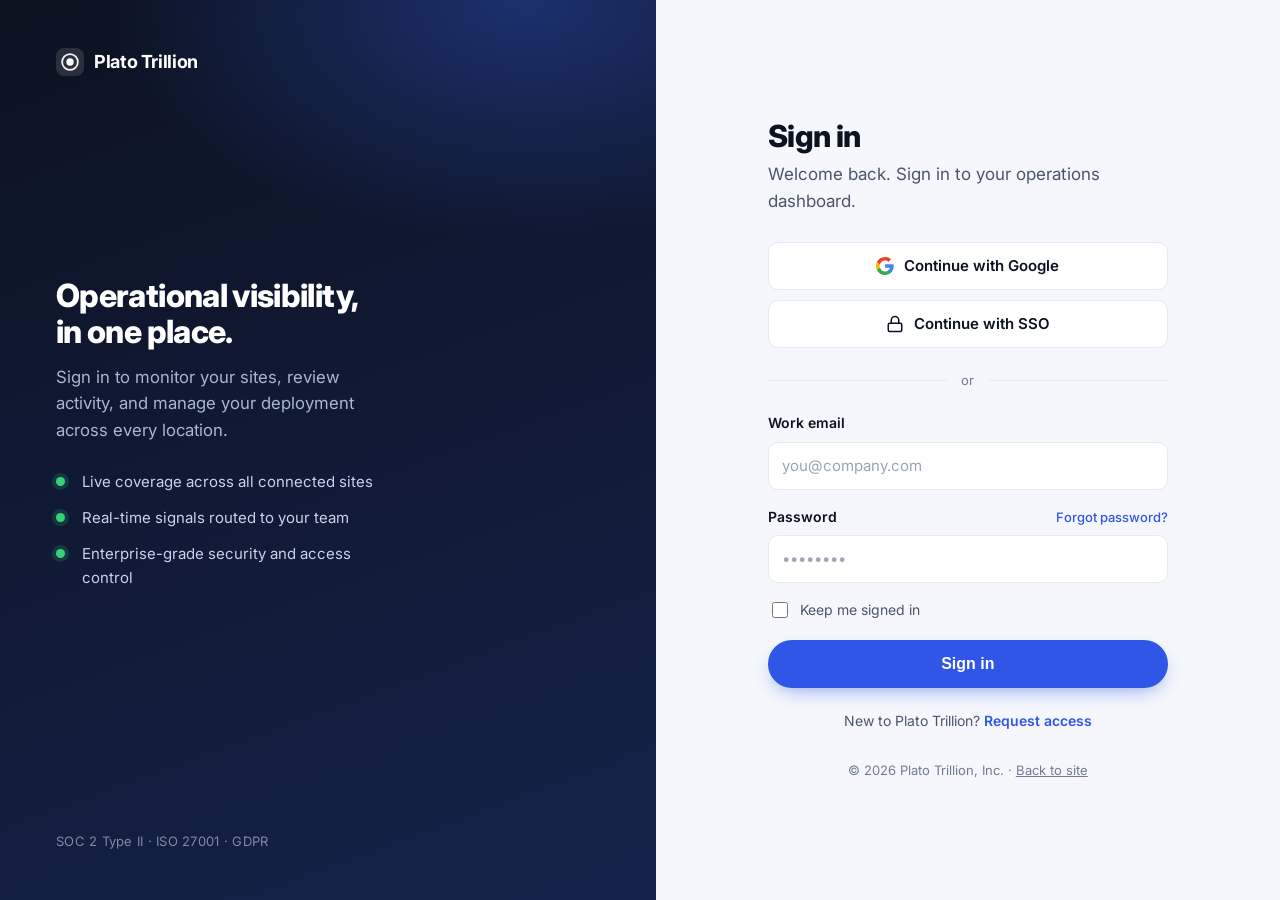
<file: login.html>
<!DOCTYPE html>
<html lang="en">
<head>
  <meta charset="UTF-8" />
  <meta name="viewport" content="width=device-width, initial-scale=1.0" />
  <title>Sign in — Plato Trillion</title>
  <meta name="description" content="Sign in to your Plato Trillion operations dashboard." />
  <meta name="theme-color" content="#0b1220" />
  <meta name="robots" content="noindex" />
  <link rel="icon" href="favicon.svg" type="image/svg+xml" />
  <link rel="preconnect" href="https://fonts.googleapis.com" />
  <link rel="preconnect" href="https://fonts.gstatic.com" crossorigin />
  <link href="https://fonts.googleapis.com/css2?family=Inter:wght@400;500;600;700;800&display=swap" rel="stylesheet" />
  <link rel="stylesheet" href="styles.css" />
  <script>document.documentElement.classList.add('js');</script>
</head>
<body class="auth-body">
  <main class="auth">
    <div class="auth-grid">
      <!-- Brand panel -->
      <aside class="auth-brand">
        <a class="brand brand-on-dark" href="index.html" aria-label="Plato Trillion home">
          <span class="brand-mark" aria-hidden="true">
            <svg viewBox="0 0 32 32" width="28" height="28" fill="none" xmlns="http://www.w3.org/2000/svg">
              <rect width="32" height="32" rx="9" fill="#fff" opacity="0.12"/>
              <circle cx="16" cy="16" r="9" stroke="#fff" stroke-width="2" opacity="0.95"/>
              <circle cx="16" cy="16" r="4.2" fill="#fff"/>
            </svg>
          </span>
          <span class="brand-name">Plato Trillion</span>
        </a>

        <div class="auth-brand-body">
          <h2>Operational visibility, in one place.</h2>
          <p>Sign in to monitor your sites, review activity, and manage your deployment across every location.</p>
          <ul class="auth-points">
            <li>Live coverage across all connected sites</li>
            <li>Real-time signals routed to your team</li>
            <li>Enterprise-grade security and access control</li>
          </ul>
        </div>

        <p class="auth-brand-foot">SOC&nbsp;2 Type&nbsp;II · ISO&nbsp;27001 · GDPR</p>
      </aside>

      <!-- Form panel -->
      <section class="auth-panel">
        <div class="auth-card">
          <a class="brand auth-card-brand" href="index.html" aria-label="Plato Trillion home">
            <span class="brand-mark" aria-hidden="true">
              <svg viewBox="0 0 32 32" width="26" height="26" fill="none" xmlns="http://www.w3.org/2000/svg">
                <rect width="32" height="32" rx="9" fill="url(#lb)"/>
                <circle cx="16" cy="16" r="9" stroke="#fff" stroke-width="2" opacity="0.9"/>
                <circle cx="16" cy="16" r="4.2" fill="#fff"/>
                <defs>
                  <linearGradient id="lb" x1="0" y1="0" x2="32" y2="32" gradientUnits="userSpaceOnUse">
                    <stop stop-color="#3a63f0"/><stop offset="1" stop-color="#1f3bbf"/>
                  </linearGradient>
                </defs>
              </svg>
            </span>
            <span class="brand-name">Plato Trillion</span>
          </a>

          <h1>Sign in</h1>
          <p class="auth-sub">Welcome back. Sign in to your operations dashboard.</p>

          <div class="sso">
            <button type="button" class="sso-btn" data-sso="google">
              <svg width="18" height="18" viewBox="0 0 18 18" aria-hidden="true"><path fill="#4285F4" d="M17.64 9.2c0-.64-.06-1.25-.16-1.84H9v3.48h4.84a4.14 4.14 0 0 1-1.8 2.72v2.26h2.92c1.7-1.57 2.68-3.88 2.68-6.62Z"/><path fill="#34A853" d="M9 18c2.43 0 4.47-.8 5.96-2.18l-2.92-2.26c-.8.54-1.84.86-3.04.86-2.34 0-4.32-1.58-5.02-3.7H.96v2.34A9 9 0 0 0 9 18Z"/><path fill="#FBBC05" d="M3.98 10.72a5.4 5.4 0 0 1 0-3.44V4.94H.96a9 9 0 0 0 0 8.12l3.02-2.34Z"/><path fill="#EA4335" d="M9 3.58c1.32 0 2.5.46 3.44 1.35l2.58-2.58A9 9 0 0 0 .96 4.94l3.02 2.34C4.68 5.16 6.66 3.58 9 3.58Z"/></svg>
              Continue with Google
            </button>
            <button type="button" class="sso-btn" data-sso="sso">
              <svg width="18" height="18" viewBox="0 0 24 24" fill="none" stroke="currentColor" stroke-width="2" stroke-linecap="round" stroke-linejoin="round" aria-hidden="true"><rect x="3" y="11" width="18" height="11" rx="2"/><path d="M7 11V7a5 5 0 0 1 10 0v4"/></svg>
              Continue with SSO
            </button>
          </div>

          <div class="divider"><span>or</span></div>

          <form id="login-form" novalidate>
            <div class="field">
              <label for="email">Work email</label>
              <input type="email" id="email" name="email" autocomplete="username" placeholder="you@company.com" required />
              <span class="error-msg" data-for="email">Enter a valid email address.</span>
            </div>

            <div class="field">
              <div class="label-row">
                <label for="password">Password</label>
                <a class="field-link" href="#" data-noop>Forgot password?</a>
              </div>
              <input type="password" id="password" name="password" autocomplete="current-password" placeholder="••••••••" required />
              <span class="error-msg" data-for="password">Enter your password.</span>
            </div>

            <label class="checkbox">
              <input type="checkbox" name="remember" /> <span>Keep me signed in</span>
            </label>

            <div class="form-alert" id="login-alert" role="alert" hidden>
              Incorrect email or password. Please try again.
            </div>

            <button type="submit" class="btn btn-primary btn-block btn-lg" id="login-submit">Sign in</button>
          </form>

          <p class="auth-alt">New to Plato Trillion? <a href="demo.html">Request access</a></p>
        </div>

        <p class="auth-legal">© <span class="year">2026</span> Plato Trillion, Inc. · <a href="index.html">Back to site</a></p>
      </section>
    </div>
  </main>

  <script src="script.js" defer></script>
</body>
</html>
</file>
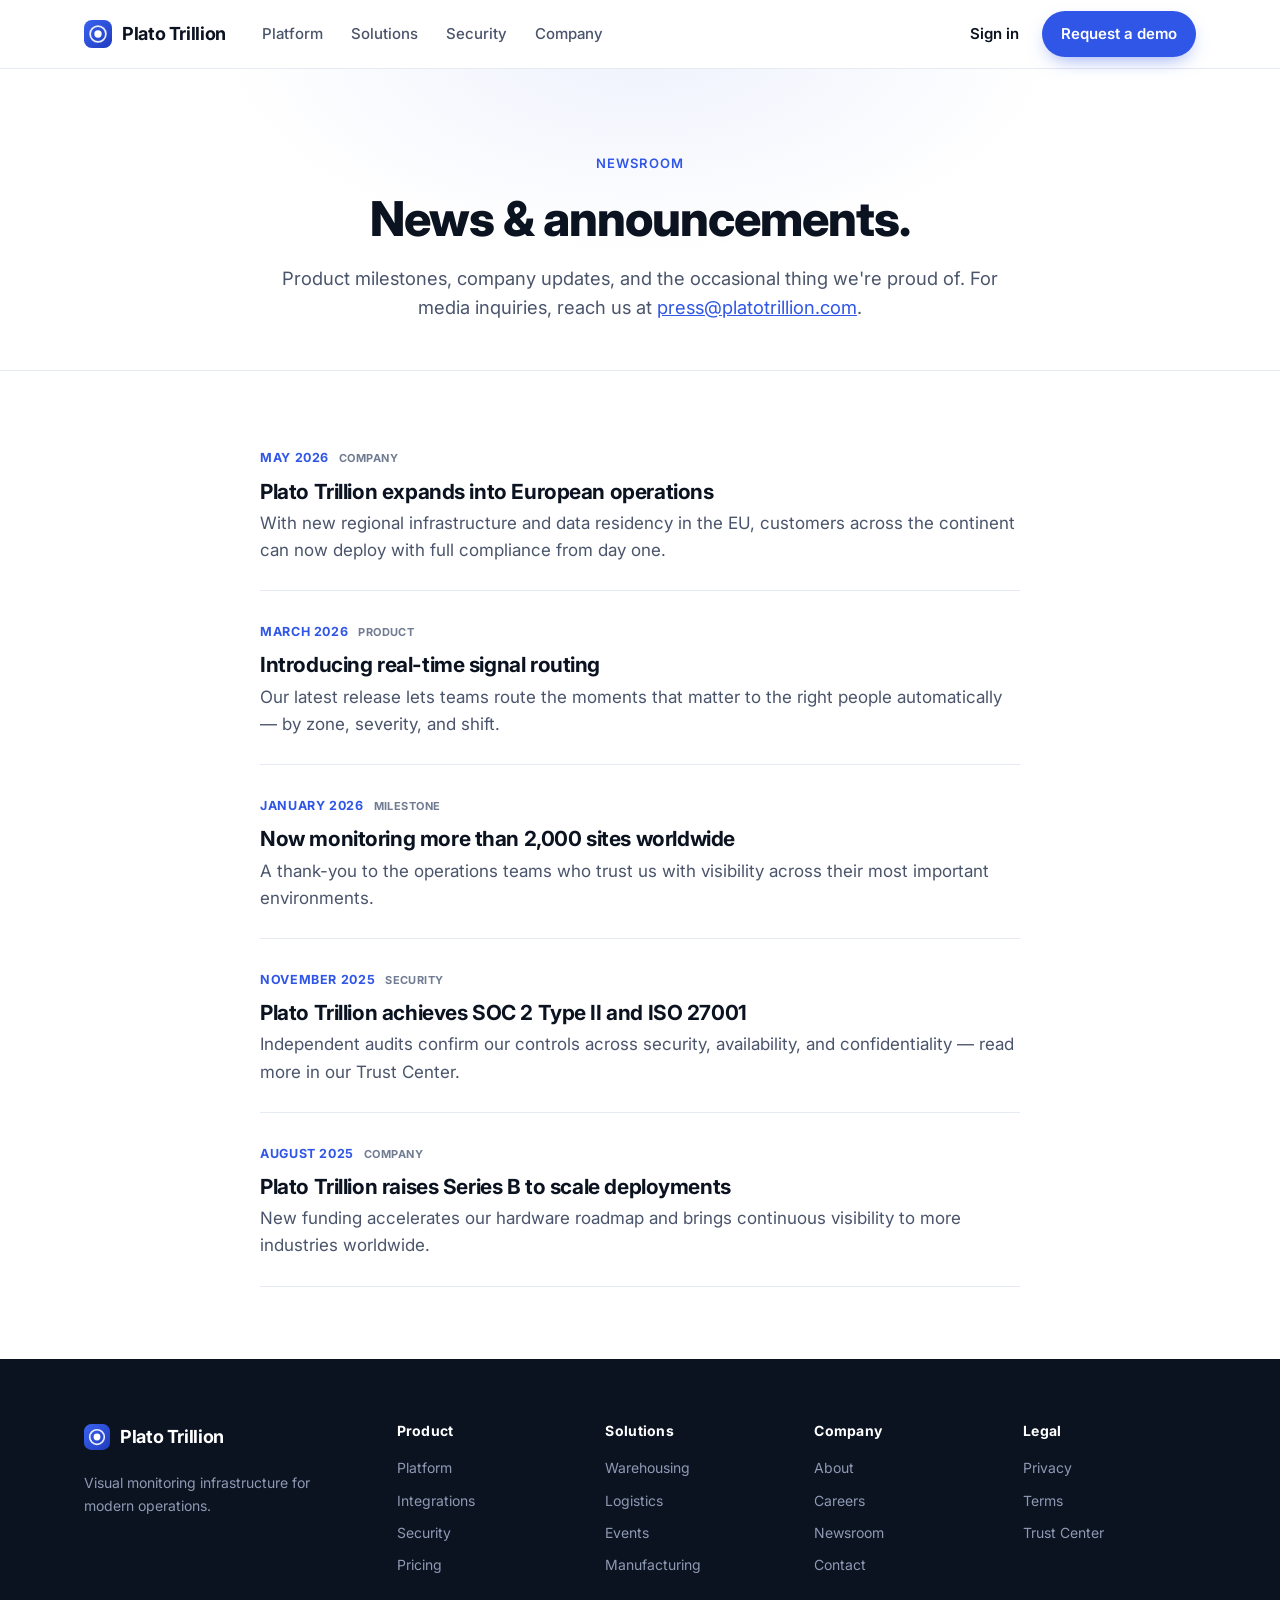
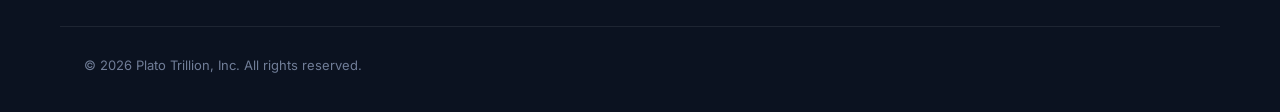
<file: newsroom.html>
<!DOCTYPE html>
<html lang="en">
<head>
  <meta charset="UTF-8" />
  <meta name="viewport" content="width=device-width, initial-scale=1.0" />
  <title>Newsroom — Plato Trillion</title>
  <meta name="description" content="News, announcements, and updates from Plato Trillion." />
  <meta name="theme-color" content="#0b1220" />
  <link rel="icon" href="favicon.svg" type="image/svg+xml" />
  <link rel="preconnect" href="https://fonts.googleapis.com" />
  <link rel="preconnect" href="https://fonts.gstatic.com" crossorigin />
  <link href="https://fonts.googleapis.com/css2?family=Inter:wght@400;500;600;700;800&display=swap" rel="stylesheet" />
  <link rel="stylesheet" href="styles.css" />
  <script>document.documentElement.classList.add('js');</script>
</head>
<body>
  <a class="skip-link" href="#main">Skip to content</a>

  <header class="site-header">
    <div class="container nav">
      <a class="brand" href="index.html" aria-label="Plato Trillion home">
        <span class="brand-mark" aria-hidden="true">
          <svg viewBox="0 0 32 32" width="28" height="28" fill="none" xmlns="http://www.w3.org/2000/svg"><rect width="32" height="32" rx="9" fill="url(#bg)"/><circle cx="16" cy="16" r="9" stroke="#fff" stroke-width="2" opacity="0.9"/><circle cx="16" cy="16" r="4.2" fill="#fff"/><defs><linearGradient id="bg" x1="0" y1="0" x2="32" y2="32" gradientUnits="userSpaceOnUse"><stop stop-color="#3a63f0"/><stop offset="1" stop-color="#1f3bbf"/></linearGradient></defs></svg>
        </span>
        <span class="brand-name">Plato Trillion</span>
      </a>
      <nav class="nav-links" aria-label="Primary">
        <a href="index.html#platform">Platform</a>
        <a href="index.html#solutions">Solutions</a>
        <a href="index.html#security">Security</a>
        <a href="about.html">Company</a>
      </nav>
      <div class="nav-actions">
        <a class="btn btn-ghost" href="login.html">Sign in</a>
        <a class="btn btn-primary" href="demo.html">Request a demo</a>
      </div>
      <button class="nav-toggle" aria-label="Toggle menu" aria-expanded="false" aria-controls="mobile-nav"><span></span><span></span><span></span></button>
    </div>
    <div class="mobile-nav" id="mobile-nav" hidden>
      <a href="index.html#platform">Platform</a>
      <a href="index.html#solutions">Solutions</a>
      <a href="index.html#security">Security</a>
      <a href="about.html">Company</a>
      <a href="login.html">Sign in</a>
      <a class="btn btn-primary btn-block" href="demo.html">Request a demo</a>
    </div>
  </header>

  <main id="main">
    <section class="page-hero">
      <div class="container">
        <span class="eyebrow">Newsroom</span>
        <h1>News &amp; announcements.</h1>
        <p class="lead">Product milestones, company updates, and the occasional thing we're proud of. For media inquiries, reach us at <a href="mailto:press@platotrillion.com" style="color:var(--accent);text-decoration:underline;">press@platotrillion.com</a>.</p>
      </div>
    </section>

    <section class="page-section">
      <div class="container">
        <div class="posts">
          <article class="post">
            <time>May 2026</time><span class="tag">Company</span>
            <h3>Plato Trillion expands into European operations</h3>
            <p>With new regional infrastructure and data residency in the EU, customers across the continent can now deploy with full compliance from day one.</p>
          </article>
          <article class="post">
            <time>March 2026</time><span class="tag">Product</span>
            <h3>Introducing real-time signal routing</h3>
            <p>Our latest release lets teams route the moments that matter to the right people automatically — by zone, severity, and shift.</p>
          </article>
          <article class="post">
            <time>January 2026</time><span class="tag">Milestone</span>
            <h3>Now monitoring more than 2,000 sites worldwide</h3>
            <p>A thank-you to the operations teams who trust us with visibility across their most important environments.</p>
          </article>
          <article class="post">
            <time>November 2025</time><span class="tag">Security</span>
            <h3>Plato Trillion achieves SOC 2 Type II and ISO 27001</h3>
            <p>Independent audits confirm our controls across security, availability, and confidentiality — read more in our Trust Center.</p>
          </article>
          <article class="post">
            <time>August 2025</time><span class="tag">Company</span>
            <h3>Plato Trillion raises Series B to scale deployments</h3>
            <p>New funding accelerates our hardware roadmap and brings continuous visibility to more industries worldwide.</p>
          </article>
        </div>
      </div>
    </section>
  </main>

  <footer class="site-footer">
    <div class="container footer-grid">
      <div class="footer-brand">
        <a class="brand" href="index.html" aria-label="Plato Trillion home">
          <span class="brand-mark" aria-hidden="true"><svg viewBox="0 0 32 32" width="26" height="26" fill="none" xmlns="http://www.w3.org/2000/svg"><rect width="32" height="32" rx="9" fill="url(#bg2)"/><circle cx="16" cy="16" r="9" stroke="#fff" stroke-width="2" opacity="0.9"/><circle cx="16" cy="16" r="4.2" fill="#fff"/><defs><linearGradient id="bg2" x1="0" y1="0" x2="32" y2="32" gradientUnits="userSpaceOnUse"><stop stop-color="#3a63f0"/><stop offset="1" stop-color="#1f3bbf"/></linearGradient></defs></svg></span>
          <span class="brand-name">Plato Trillion</span>
        </a>
        <p class="footer-tag">Visual monitoring infrastructure for modern operations.</p>
      </div>
      <nav class="footer-col" aria-label="Product"><h4>Product</h4><a href="index.html#platform">Platform</a><a href="integrations.html">Integrations</a><a href="trust.html">Security</a><a href="pricing.html">Pricing</a></nav>
      <nav class="footer-col" aria-label="Solutions"><h4>Solutions</h4><a href="index.html#solutions">Warehousing</a><a href="index.html#solutions">Logistics</a><a href="index.html#solutions">Events</a><a href="index.html#solutions">Manufacturing</a></nav>
      <nav class="footer-col" aria-label="Company"><h4>Company</h4><a href="about.html">About</a><a href="careers.html">Careers</a><a href="newsroom.html">Newsroom</a><a href="contact.html">Contact</a></nav>
      <nav class="footer-col" aria-label="Legal"><h4>Legal</h4><a href="privacy.html">Privacy</a><a href="terms.html">Terms</a><a href="trust.html">Trust Center</a></nav>
    </div>
    <div class="container footer-bottom">
      <p>© <span class="year">2026</span> Plato Trillion, Inc. All rights reserved.</p>
    </div>
  </footer>

  <script src="script.js" defer></script>
</body>
</html>
</file>
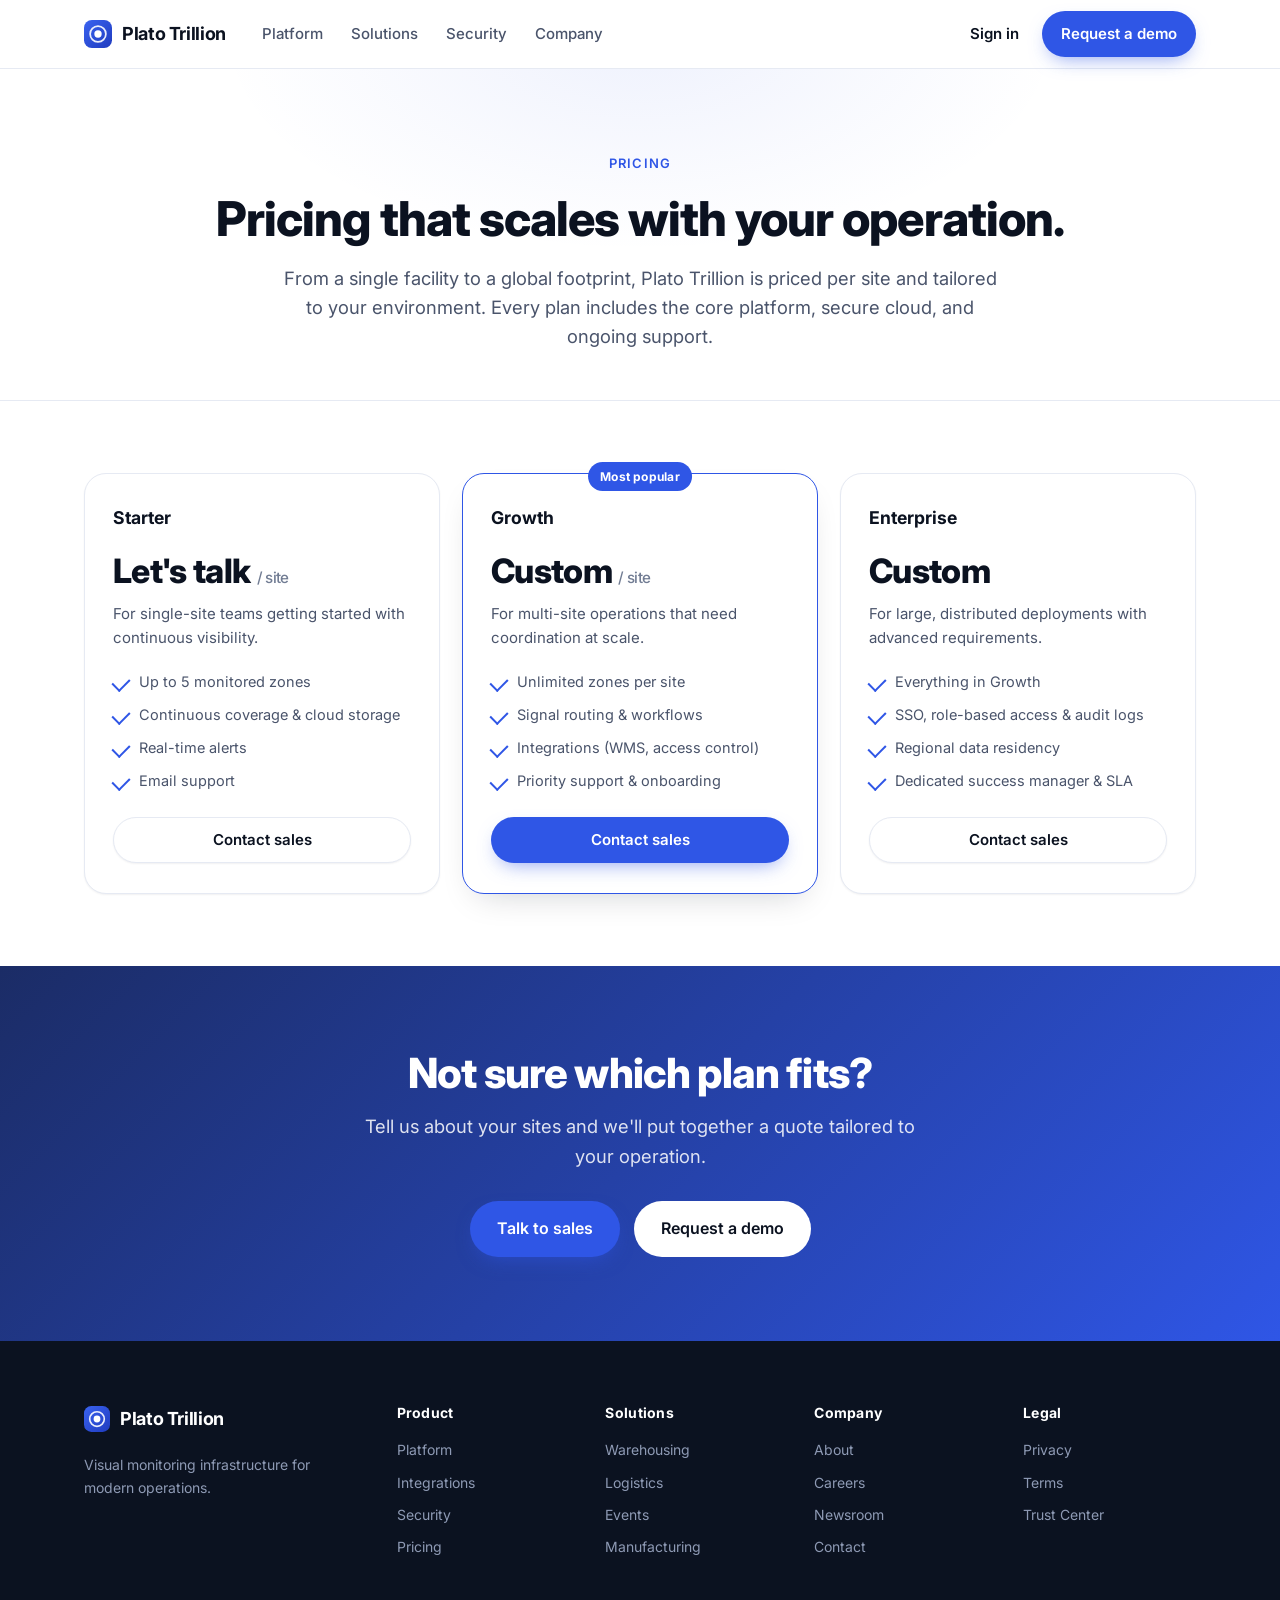
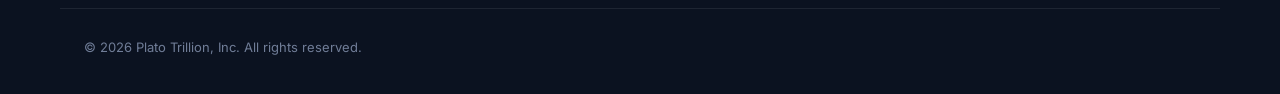
<file: pricing.html>
<!DOCTYPE html>
<html lang="en">
<head>
  <meta charset="UTF-8" />
  <meta name="viewport" content="width=device-width, initial-scale=1.0" />
  <title>Pricing — Plato Trillion</title>
  <meta name="description" content="Plato Trillion pricing — plans that scale from a single site to a global deployment. Custom quotes for every operation." />
  <meta name="theme-color" content="#0b1220" />
  <link rel="icon" href="favicon.svg" type="image/svg+xml" />
  <link rel="preconnect" href="https://fonts.googleapis.com" />
  <link rel="preconnect" href="https://fonts.gstatic.com" crossorigin />
  <link href="https://fonts.googleapis.com/css2?family=Inter:wght@400;500;600;700;800&display=swap" rel="stylesheet" />
  <link rel="stylesheet" href="styles.css" />
  <script>document.documentElement.classList.add('js');</script>
</head>
<body>
  <a class="skip-link" href="#main">Skip to content</a>

  <header class="site-header">
    <div class="container nav">
      <a class="brand" href="index.html" aria-label="Plato Trillion home">
        <span class="brand-mark" aria-hidden="true">
          <svg viewBox="0 0 32 32" width="28" height="28" fill="none" xmlns="http://www.w3.org/2000/svg"><rect width="32" height="32" rx="9" fill="url(#bg)"/><circle cx="16" cy="16" r="9" stroke="#fff" stroke-width="2" opacity="0.9"/><circle cx="16" cy="16" r="4.2" fill="#fff"/><defs><linearGradient id="bg" x1="0" y1="0" x2="32" y2="32" gradientUnits="userSpaceOnUse"><stop stop-color="#3a63f0"/><stop offset="1" stop-color="#1f3bbf"/></linearGradient></defs></svg>
        </span>
        <span class="brand-name">Plato Trillion</span>
      </a>
      <nav class="nav-links" aria-label="Primary">
        <a href="index.html#platform">Platform</a>
        <a href="index.html#solutions">Solutions</a>
        <a href="index.html#security">Security</a>
        <a href="about.html">Company</a>
      </nav>
      <div class="nav-actions">
        <a class="btn btn-ghost" href="login.html">Sign in</a>
        <a class="btn btn-primary" href="demo.html">Request a demo</a>
      </div>
      <button class="nav-toggle" aria-label="Toggle menu" aria-expanded="false" aria-controls="mobile-nav"><span></span><span></span><span></span></button>
    </div>
    <div class="mobile-nav" id="mobile-nav" hidden>
      <a href="index.html#platform">Platform</a>
      <a href="index.html#solutions">Solutions</a>
      <a href="index.html#security">Security</a>
      <a href="about.html">Company</a>
      <a href="login.html">Sign in</a>
      <a class="btn btn-primary btn-block" href="demo.html">Request a demo</a>
    </div>
  </header>

  <main id="main">
    <section class="page-hero">
      <div class="container">
        <span class="eyebrow">Pricing</span>
        <h1>Pricing that scales with your operation.</h1>
        <p class="lead">From a single facility to a global footprint, Plato Trillion is priced per site and tailored to your environment. Every plan includes the core platform, secure cloud, and ongoing support.</p>
      </div>
    </section>

    <section class="page-section">
      <div class="container">
        <div class="pricing">
          <div class="price-card">
            <div class="price-name">Starter</div>
            <div class="price-amount">Let's talk <small>/ site</small></div>
            <p class="price-desc">For single-site teams getting started with continuous visibility.</p>
            <ul class="price-feats">
              <li>Up to 5 monitored zones</li>
              <li>Continuous coverage &amp; cloud storage</li>
              <li>Real-time alerts</li>
              <li>Email support</li>
            </ul>
            <a class="btn btn-secondary btn-block" href="demo.html?type=sales">Contact sales</a>
          </div>

          <div class="price-card featured">
            <span class="price-tag">Most popular</span>
            <div class="price-name">Growth</div>
            <div class="price-amount">Custom <small>/ site</small></div>
            <p class="price-desc">For multi-site operations that need coordination at scale.</p>
            <ul class="price-feats">
              <li>Unlimited zones per site</li>
              <li>Signal routing &amp; workflows</li>
              <li>Integrations (WMS, access control)</li>
              <li>Priority support &amp; onboarding</li>
            </ul>
            <a class="btn btn-primary btn-block" href="demo.html?type=sales">Contact sales</a>
          </div>

          <div class="price-card">
            <div class="price-name">Enterprise</div>
            <div class="price-amount">Custom</div>
            <p class="price-desc">For large, distributed deployments with advanced requirements.</p>
            <ul class="price-feats">
              <li>Everything in Growth</li>
              <li>SSO, role-based access &amp; audit logs</li>
              <li>Regional data residency</li>
              <li>Dedicated success manager &amp; SLA</li>
            </ul>
            <a class="btn btn-secondary btn-block" href="demo.html?type=sales">Contact sales</a>
          </div>
        </div>
      </div>
    </section>

    <section class="cta">
      <div class="container cta-inner">
        <h2>Not sure which plan fits?</h2>
        <p>Tell us about your sites and we'll put together a quote tailored to your operation.</p>
        <div class="cta-actions"><a class="btn btn-primary btn-lg" href="demo.html?type=sales">Talk to sales</a><a class="btn btn-light btn-lg" href="demo.html">Request a demo</a></div>
      </div>
    </section>
  </main>

  <footer class="site-footer">
    <div class="container footer-grid">
      <div class="footer-brand">
        <a class="brand" href="index.html" aria-label="Plato Trillion home">
          <span class="brand-mark" aria-hidden="true"><svg viewBox="0 0 32 32" width="26" height="26" fill="none" xmlns="http://www.w3.org/2000/svg"><rect width="32" height="32" rx="9" fill="url(#bg2)"/><circle cx="16" cy="16" r="9" stroke="#fff" stroke-width="2" opacity="0.9"/><circle cx="16" cy="16" r="4.2" fill="#fff"/><defs><linearGradient id="bg2" x1="0" y1="0" x2="32" y2="32" gradientUnits="userSpaceOnUse"><stop stop-color="#3a63f0"/><stop offset="1" stop-color="#1f3bbf"/></linearGradient></defs></svg></span>
          <span class="brand-name">Plato Trillion</span>
        </a>
        <p class="footer-tag">Visual monitoring infrastructure for modern operations.</p>
      </div>
      <nav class="footer-col" aria-label="Product"><h4>Product</h4><a href="index.html#platform">Platform</a><a href="integrations.html">Integrations</a><a href="trust.html">Security</a><a href="pricing.html">Pricing</a></nav>
      <nav class="footer-col" aria-label="Solutions"><h4>Solutions</h4><a href="index.html#solutions">Warehousing</a><a href="index.html#solutions">Logistics</a><a href="index.html#solutions">Events</a><a href="index.html#solutions">Manufacturing</a></nav>
      <nav class="footer-col" aria-label="Company"><h4>Company</h4><a href="about.html">About</a><a href="careers.html">Careers</a><a href="newsroom.html">Newsroom</a><a href="contact.html">Contact</a></nav>
      <nav class="footer-col" aria-label="Legal"><h4>Legal</h4><a href="privacy.html">Privacy</a><a href="terms.html">Terms</a><a href="trust.html">Trust Center</a></nav>
    </div>
    <div class="container footer-bottom">
      <p>© <span class="year">2026</span> Plato Trillion, Inc. All rights reserved.</p>
    </div>
  </footer>

  <script src="script.js" defer></script>
</body>
</html>
</file>
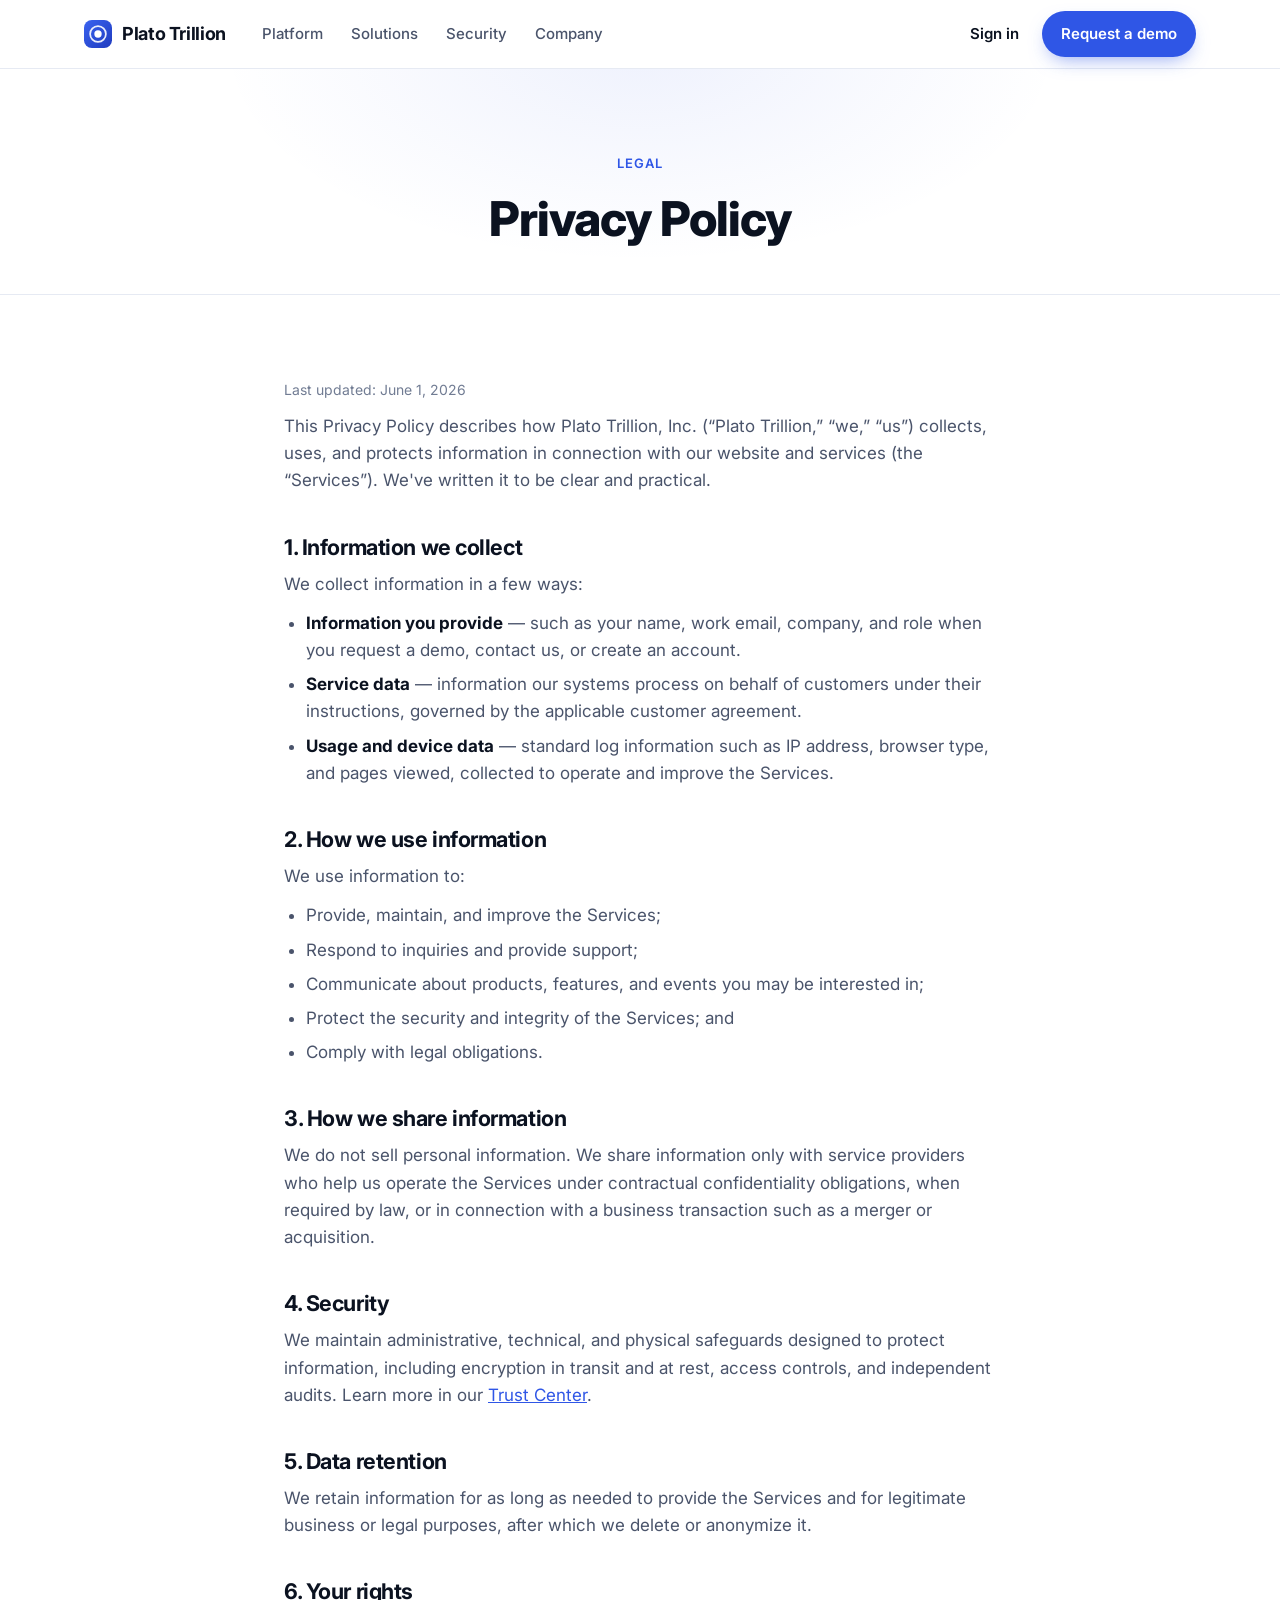
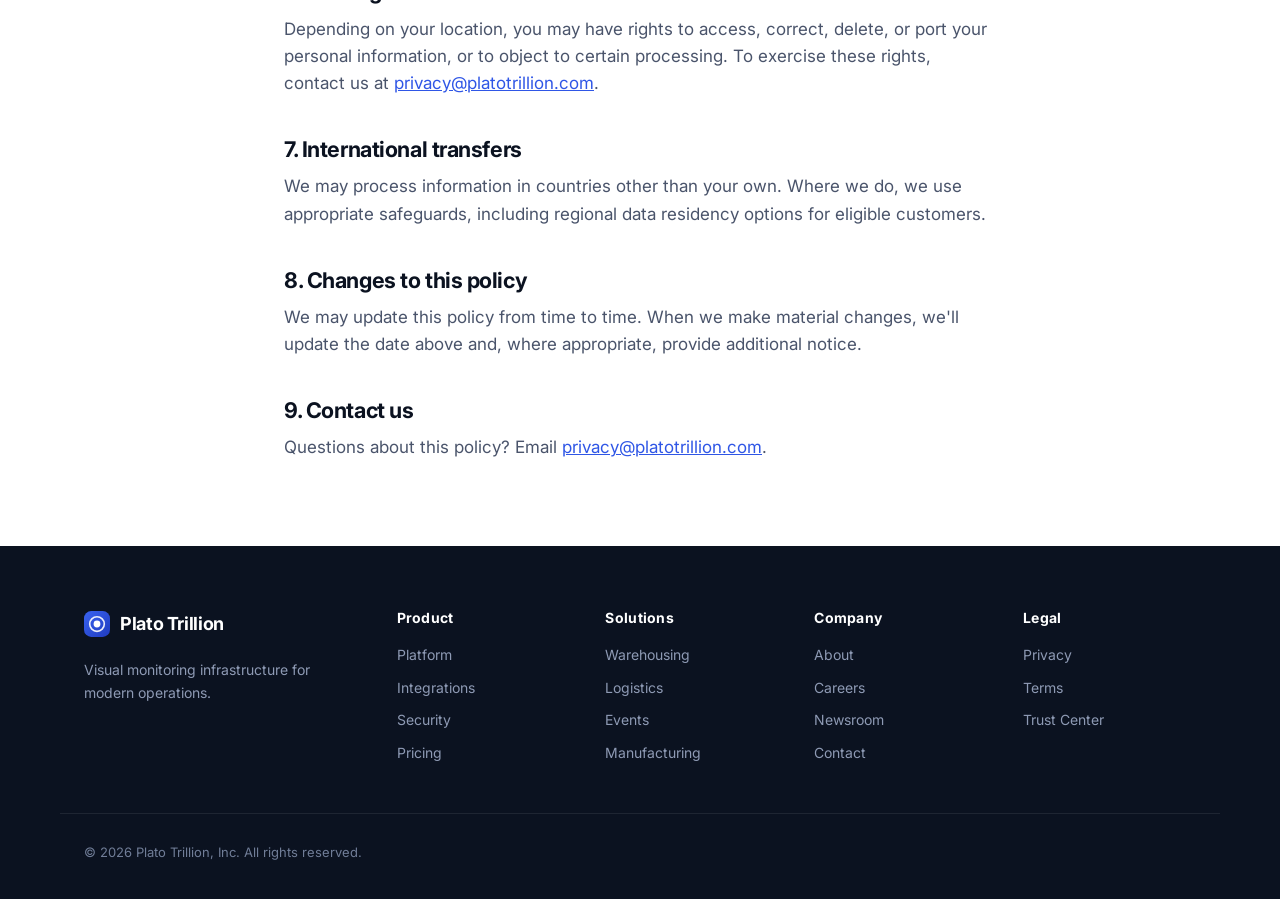
<file: privacy.html>
<!DOCTYPE html>
<html lang="en">
<head>
  <meta charset="UTF-8" />
  <meta name="viewport" content="width=device-width, initial-scale=1.0" />
  <title>Privacy Policy — Plato Trillion</title>
  <meta name="description" content="How Plato Trillion collects, uses, and protects information." />
  <meta name="theme-color" content="#0b1220" />
  <meta name="robots" content="noindex" />
  <link rel="icon" href="favicon.svg" type="image/svg+xml" />
  <link rel="preconnect" href="https://fonts.googleapis.com" />
  <link rel="preconnect" href="https://fonts.gstatic.com" crossorigin />
  <link href="https://fonts.googleapis.com/css2?family=Inter:wght@400;500;600;700;800&display=swap" rel="stylesheet" />
  <link rel="stylesheet" href="styles.css" />
  <script>document.documentElement.classList.add('js');</script>
</head>
<body>
  <a class="skip-link" href="#main">Skip to content</a>

  <header class="site-header">
    <div class="container nav">
      <a class="brand" href="index.html" aria-label="Plato Trillion home">
        <span class="brand-mark" aria-hidden="true">
          <svg viewBox="0 0 32 32" width="28" height="28" fill="none" xmlns="http://www.w3.org/2000/svg"><rect width="32" height="32" rx="9" fill="url(#bg)"/><circle cx="16" cy="16" r="9" stroke="#fff" stroke-width="2" opacity="0.9"/><circle cx="16" cy="16" r="4.2" fill="#fff"/><defs><linearGradient id="bg" x1="0" y1="0" x2="32" y2="32" gradientUnits="userSpaceOnUse"><stop stop-color="#3a63f0"/><stop offset="1" stop-color="#1f3bbf"/></linearGradient></defs></svg>
        </span>
        <span class="brand-name">Plato Trillion</span>
      </a>
      <nav class="nav-links" aria-label="Primary">
        <a href="index.html#platform">Platform</a>
        <a href="index.html#solutions">Solutions</a>
        <a href="index.html#security">Security</a>
        <a href="about.html">Company</a>
      </nav>
      <div class="nav-actions">
        <a class="btn btn-ghost" href="login.html">Sign in</a>
        <a class="btn btn-primary" href="demo.html">Request a demo</a>
      </div>
      <button class="nav-toggle" aria-label="Toggle menu" aria-expanded="false" aria-controls="mobile-nav"><span></span><span></span><span></span></button>
    </div>
    <div class="mobile-nav" id="mobile-nav" hidden>
      <a href="index.html#platform">Platform</a>
      <a href="index.html#solutions">Solutions</a>
      <a href="index.html#security">Security</a>
      <a href="about.html">Company</a>
      <a href="login.html">Sign in</a>
      <a class="btn btn-primary btn-block" href="demo.html">Request a demo</a>
    </div>
  </header>

  <main id="main">
    <section class="page-hero">
      <div class="container"><span class="eyebrow">Legal</span><h1>Privacy Policy</h1></div>
    </section>

    <section class="page-section">
      <div class="container prose">
        <p class="updated">Last updated: June 1, 2026</p>
        <p>
          This Privacy Policy describes how Plato Trillion, Inc. (“Plato Trillion,” “we,” “us”)
          collects, uses, and protects information in connection with our website and services
          (the “Services”). We've written it to be clear and practical.
        </p>

        <h2>1. Information we collect</h2>
        <p>We collect information in a few ways:</p>
        <ul>
          <li><strong>Information you provide</strong> — such as your name, work email, company, and role when you request a demo, contact us, or create an account.</li>
          <li><strong>Service data</strong> — information our systems process on behalf of customers under their instructions, governed by the applicable customer agreement.</li>
          <li><strong>Usage and device data</strong> — standard log information such as IP address, browser type, and pages viewed, collected to operate and improve the Services.</li>
        </ul>

        <h2>2. How we use information</h2>
        <p>We use information to:</p>
        <ul>
          <li>Provide, maintain, and improve the Services;</li>
          <li>Respond to inquiries and provide support;</li>
          <li>Communicate about products, features, and events you may be interested in;</li>
          <li>Protect the security and integrity of the Services; and</li>
          <li>Comply with legal obligations.</li>
        </ul>

        <h2>3. How we share information</h2>
        <p>
          We do not sell personal information. We share information only with service providers who
          help us operate the Services under contractual confidentiality obligations, when required
          by law, or in connection with a business transaction such as a merger or acquisition.
        </p>

        <h2>4. Security</h2>
        <p>
          We maintain administrative, technical, and physical safeguards designed to protect
          information, including encryption in transit and at rest, access controls, and independent
          audits. Learn more in our <a href="trust.html">Trust Center</a>.
        </p>

        <h2>5. Data retention</h2>
        <p>
          We retain information for as long as needed to provide the Services and for legitimate
          business or legal purposes, after which we delete or anonymize it.
        </p>

        <h2>6. Your rights</h2>
        <p>
          Depending on your location, you may have rights to access, correct, delete, or port your
          personal information, or to object to certain processing. To exercise these rights, contact
          us at <a href="mailto:privacy@platotrillion.com">privacy@platotrillion.com</a>.
        </p>

        <h2>7. International transfers</h2>
        <p>
          We may process information in countries other than your own. Where we do, we use appropriate
          safeguards, including regional data residency options for eligible customers.
        </p>

        <h2>8. Changes to this policy</h2>
        <p>
          We may update this policy from time to time. When we make material changes, we'll update the
          date above and, where appropriate, provide additional notice.
        </p>

        <h2>9. Contact us</h2>
        <p>
          Questions about this policy? Email <a href="mailto:privacy@platotrillion.com">privacy@platotrillion.com</a>.
        </p>
      </div>
    </section>
  </main>

  <footer class="site-footer">
    <div class="container footer-grid">
      <div class="footer-brand">
        <a class="brand" href="index.html" aria-label="Plato Trillion home">
          <span class="brand-mark" aria-hidden="true"><svg viewBox="0 0 32 32" width="26" height="26" fill="none" xmlns="http://www.w3.org/2000/svg"><rect width="32" height="32" rx="9" fill="url(#bg2)"/><circle cx="16" cy="16" r="9" stroke="#fff" stroke-width="2" opacity="0.9"/><circle cx="16" cy="16" r="4.2" fill="#fff"/><defs><linearGradient id="bg2" x1="0" y1="0" x2="32" y2="32" gradientUnits="userSpaceOnUse"><stop stop-color="#3a63f0"/><stop offset="1" stop-color="#1f3bbf"/></linearGradient></defs></svg></span>
          <span class="brand-name">Plato Trillion</span>
        </a>
        <p class="footer-tag">Visual monitoring infrastructure for modern operations.</p>
      </div>
      <nav class="footer-col" aria-label="Product"><h4>Product</h4><a href="index.html#platform">Platform</a><a href="integrations.html">Integrations</a><a href="trust.html">Security</a><a href="pricing.html">Pricing</a></nav>
      <nav class="footer-col" aria-label="Solutions"><h4>Solutions</h4><a href="index.html#solutions">Warehousing</a><a href="index.html#solutions">Logistics</a><a href="index.html#solutions">Events</a><a href="index.html#solutions">Manufacturing</a></nav>
      <nav class="footer-col" aria-label="Company"><h4>Company</h4><a href="about.html">About</a><a href="careers.html">Careers</a><a href="newsroom.html">Newsroom</a><a href="contact.html">Contact</a></nav>
      <nav class="footer-col" aria-label="Legal"><h4>Legal</h4><a href="privacy.html">Privacy</a><a href="terms.html">Terms</a><a href="trust.html">Trust Center</a></nav>
    </div>
    <div class="container footer-bottom">
      <p>© <span class="year">2026</span> Plato Trillion, Inc. All rights reserved.</p>
    </div>
  </footer>

  <script src="script.js" defer></script>
</body>
</html>
</file>
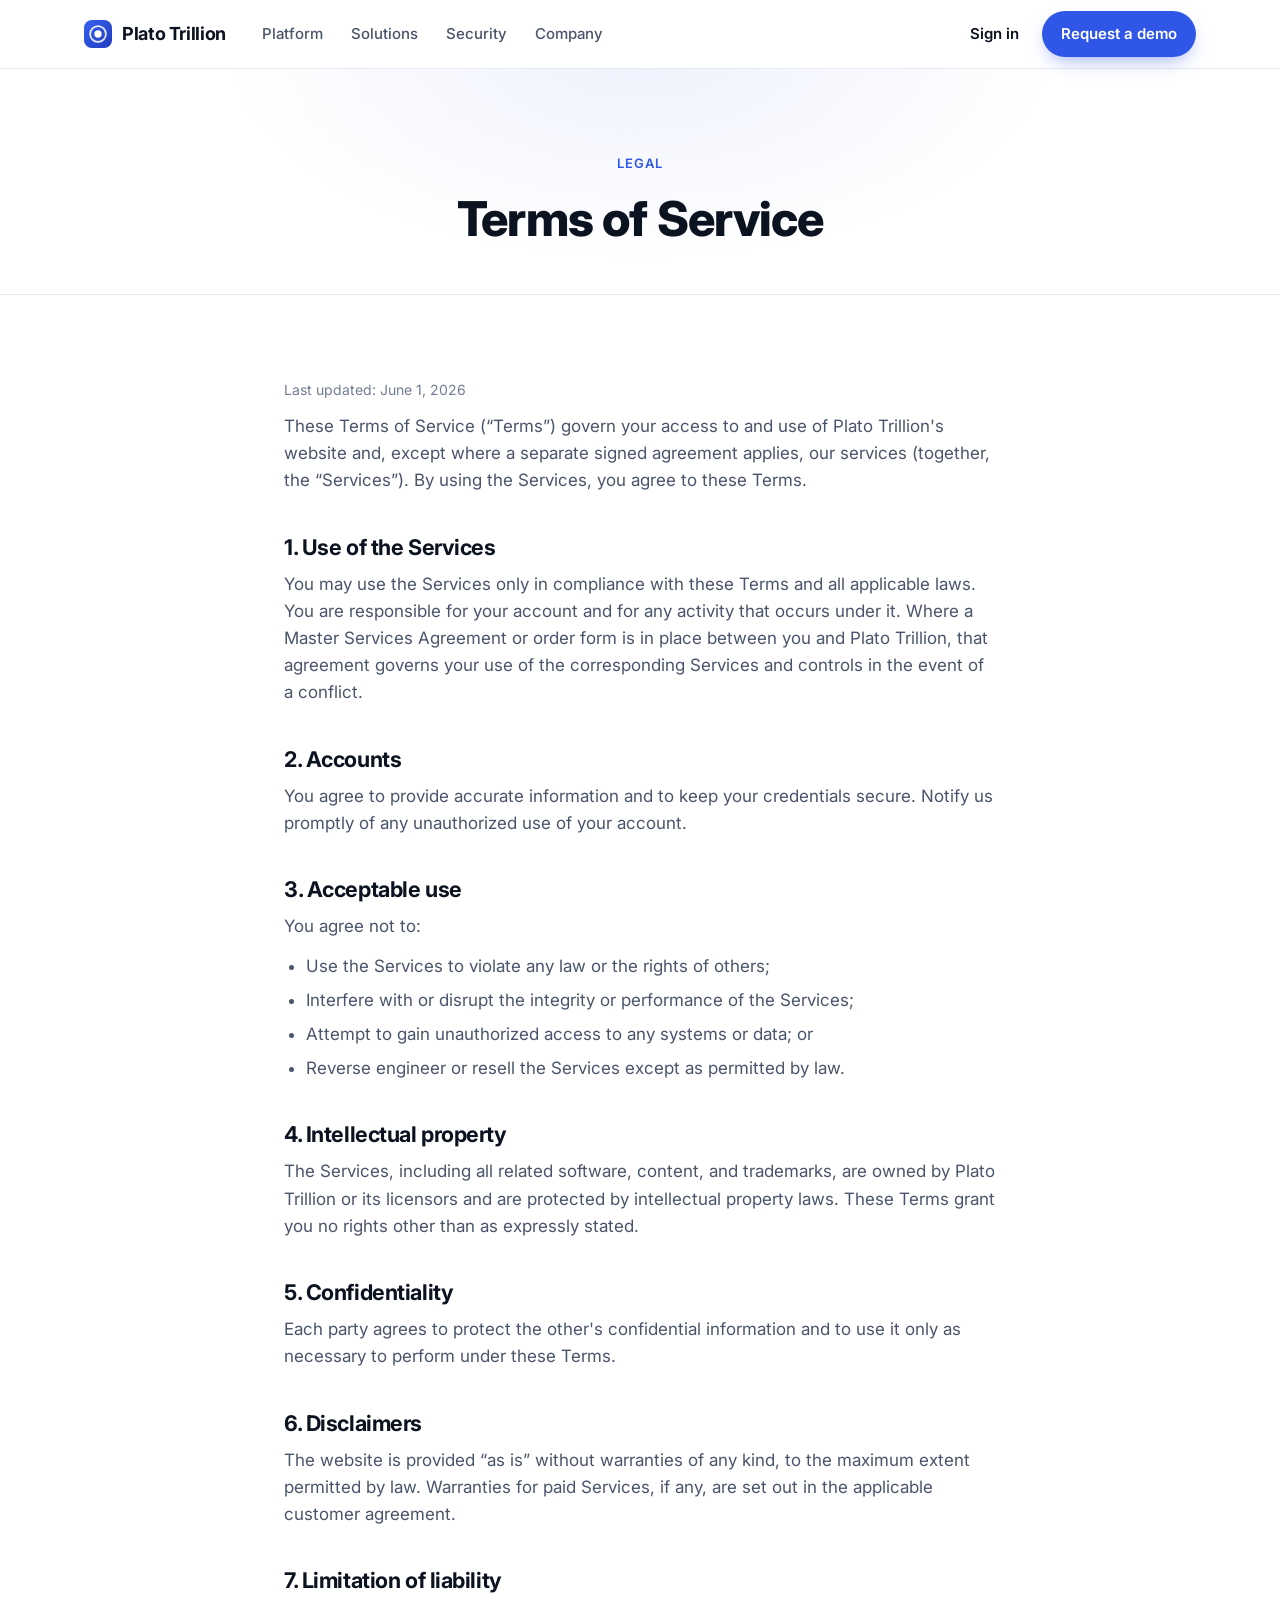
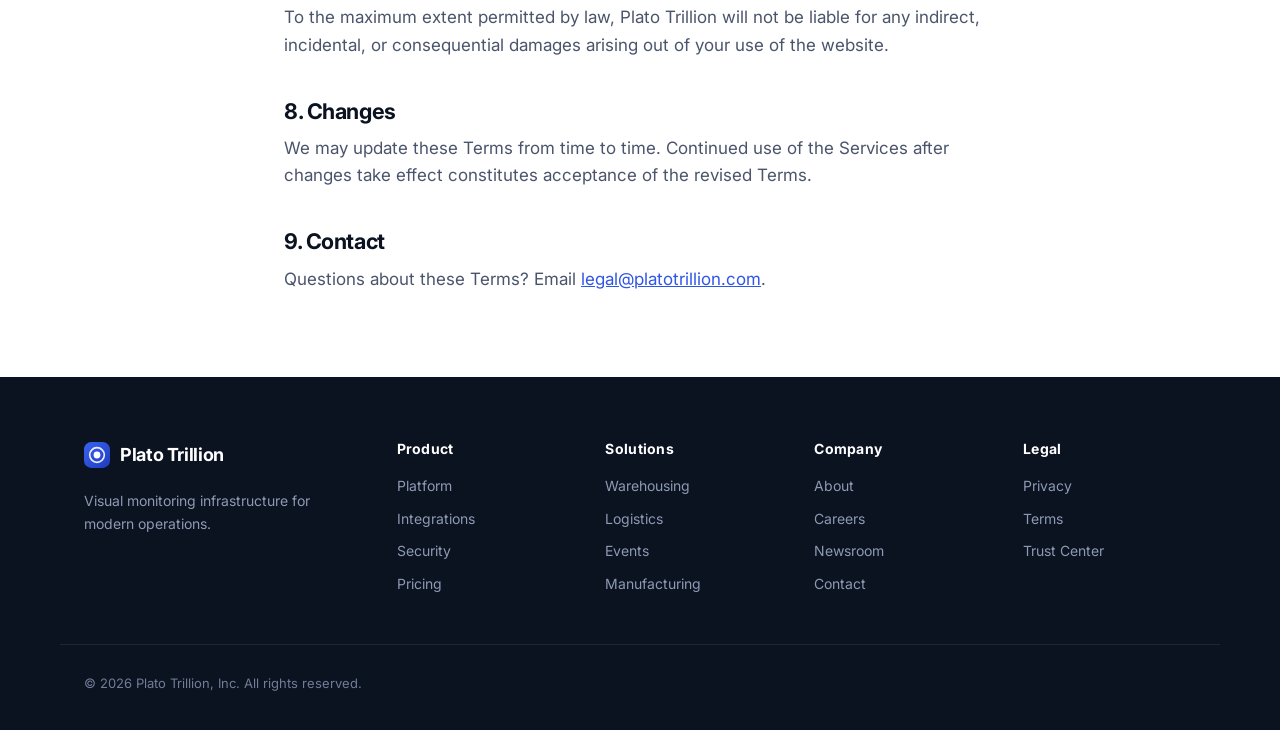
<file: terms.html>
<!DOCTYPE html>
<html lang="en">
<head>
  <meta charset="UTF-8" />
  <meta name="viewport" content="width=device-width, initial-scale=1.0" />
  <title>Terms of Service — Plato Trillion</title>
  <meta name="description" content="The terms that govern use of Plato Trillion's website and services." />
  <meta name="theme-color" content="#0b1220" />
  <meta name="robots" content="noindex" />
  <link rel="icon" href="favicon.svg" type="image/svg+xml" />
  <link rel="preconnect" href="https://fonts.googleapis.com" />
  <link rel="preconnect" href="https://fonts.gstatic.com" crossorigin />
  <link href="https://fonts.googleapis.com/css2?family=Inter:wght@400;500;600;700;800&display=swap" rel="stylesheet" />
  <link rel="stylesheet" href="styles.css" />
  <script>document.documentElement.classList.add('js');</script>
</head>
<body>
  <a class="skip-link" href="#main">Skip to content</a>

  <header class="site-header">
    <div class="container nav">
      <a class="brand" href="index.html" aria-label="Plato Trillion home">
        <span class="brand-mark" aria-hidden="true">
          <svg viewBox="0 0 32 32" width="28" height="28" fill="none" xmlns="http://www.w3.org/2000/svg"><rect width="32" height="32" rx="9" fill="url(#bg)"/><circle cx="16" cy="16" r="9" stroke="#fff" stroke-width="2" opacity="0.9"/><circle cx="16" cy="16" r="4.2" fill="#fff"/><defs><linearGradient id="bg" x1="0" y1="0" x2="32" y2="32" gradientUnits="userSpaceOnUse"><stop stop-color="#3a63f0"/><stop offset="1" stop-color="#1f3bbf"/></linearGradient></defs></svg>
        </span>
        <span class="brand-name">Plato Trillion</span>
      </a>
      <nav class="nav-links" aria-label="Primary">
        <a href="index.html#platform">Platform</a>
        <a href="index.html#solutions">Solutions</a>
        <a href="index.html#security">Security</a>
        <a href="about.html">Company</a>
      </nav>
      <div class="nav-actions">
        <a class="btn btn-ghost" href="login.html">Sign in</a>
        <a class="btn btn-primary" href="demo.html">Request a demo</a>
      </div>
      <button class="nav-toggle" aria-label="Toggle menu" aria-expanded="false" aria-controls="mobile-nav"><span></span><span></span><span></span></button>
    </div>
    <div class="mobile-nav" id="mobile-nav" hidden>
      <a href="index.html#platform">Platform</a>
      <a href="index.html#solutions">Solutions</a>
      <a href="index.html#security">Security</a>
      <a href="about.html">Company</a>
      <a href="login.html">Sign in</a>
      <a class="btn btn-primary btn-block" href="demo.html">Request a demo</a>
    </div>
  </header>

  <main id="main">
    <section class="page-hero">
      <div class="container"><span class="eyebrow">Legal</span><h1>Terms of Service</h1></div>
    </section>

    <section class="page-section">
      <div class="container prose">
        <p class="updated">Last updated: June 1, 2026</p>
        <p>
          These Terms of Service (“Terms”) govern your access to and use of Plato Trillion's website
          and, except where a separate signed agreement applies, our services (together, the
          “Services”). By using the Services, you agree to these Terms.
        </p>

        <h2>1. Use of the Services</h2>
        <p>
          You may use the Services only in compliance with these Terms and all applicable laws. You
          are responsible for your account and for any activity that occurs under it. Where a Master
          Services Agreement or order form is in place between you and Plato Trillion, that agreement
          governs your use of the corresponding Services and controls in the event of a conflict.
        </p>

        <h2>2. Accounts</h2>
        <p>
          You agree to provide accurate information and to keep your credentials secure. Notify us
          promptly of any unauthorized use of your account.
        </p>

        <h2>3. Acceptable use</h2>
        <p>You agree not to:</p>
        <ul>
          <li>Use the Services to violate any law or the rights of others;</li>
          <li>Interfere with or disrupt the integrity or performance of the Services;</li>
          <li>Attempt to gain unauthorized access to any systems or data; or</li>
          <li>Reverse engineer or resell the Services except as permitted by law.</li>
        </ul>

        <h2>4. Intellectual property</h2>
        <p>
          The Services, including all related software, content, and trademarks, are owned by Plato
          Trillion or its licensors and are protected by intellectual property laws. These Terms grant
          you no rights other than as expressly stated.
        </p>

        <h2>5. Confidentiality</h2>
        <p>
          Each party agrees to protect the other's confidential information and to use it only as
          necessary to perform under these Terms.
        </p>

        <h2>6. Disclaimers</h2>
        <p>
          The website is provided “as is” without warranties of any kind, to the maximum extent
          permitted by law. Warranties for paid Services, if any, are set out in the applicable
          customer agreement.
        </p>

        <h2>7. Limitation of liability</h2>
        <p>
          To the maximum extent permitted by law, Plato Trillion will not be liable for any indirect,
          incidental, or consequential damages arising out of your use of the website.
        </p>

        <h2>8. Changes</h2>
        <p>
          We may update these Terms from time to time. Continued use of the Services after changes
          take effect constitutes acceptance of the revised Terms.
        </p>

        <h2>9. Contact</h2>
        <p>
          Questions about these Terms? Email <a href="mailto:legal@platotrillion.com">legal@platotrillion.com</a>.
        </p>
      </div>
    </section>
  </main>

  <footer class="site-footer">
    <div class="container footer-grid">
      <div class="footer-brand">
        <a class="brand" href="index.html" aria-label="Plato Trillion home">
          <span class="brand-mark" aria-hidden="true"><svg viewBox="0 0 32 32" width="26" height="26" fill="none" xmlns="http://www.w3.org/2000/svg"><rect width="32" height="32" rx="9" fill="url(#bg2)"/><circle cx="16" cy="16" r="9" stroke="#fff" stroke-width="2" opacity="0.9"/><circle cx="16" cy="16" r="4.2" fill="#fff"/><defs><linearGradient id="bg2" x1="0" y1="0" x2="32" y2="32" gradientUnits="userSpaceOnUse"><stop stop-color="#3a63f0"/><stop offset="1" stop-color="#1f3bbf"/></linearGradient></defs></svg></span>
          <span class="brand-name">Plato Trillion</span>
        </a>
        <p class="footer-tag">Visual monitoring infrastructure for modern operations.</p>
      </div>
      <nav class="footer-col" aria-label="Product"><h4>Product</h4><a href="index.html#platform">Platform</a><a href="integrations.html">Integrations</a><a href="trust.html">Security</a><a href="pricing.html">Pricing</a></nav>
      <nav class="footer-col" aria-label="Solutions"><h4>Solutions</h4><a href="index.html#solutions">Warehousing</a><a href="index.html#solutions">Logistics</a><a href="index.html#solutions">Events</a><a href="index.html#solutions">Manufacturing</a></nav>
      <nav class="footer-col" aria-label="Company"><h4>Company</h4><a href="about.html">About</a><a href="careers.html">Careers</a><a href="newsroom.html">Newsroom</a><a href="contact.html">Contact</a></nav>
      <nav class="footer-col" aria-label="Legal"><h4>Legal</h4><a href="privacy.html">Privacy</a><a href="terms.html">Terms</a><a href="trust.html">Trust Center</a></nav>
    </div>
    <div class="container footer-bottom">
      <p>© <span class="year">2026</span> Plato Trillion, Inc. All rights reserved.</p>
    </div>
  </footer>

  <script src="script.js" defer></script>
</body>
</html>
</file>
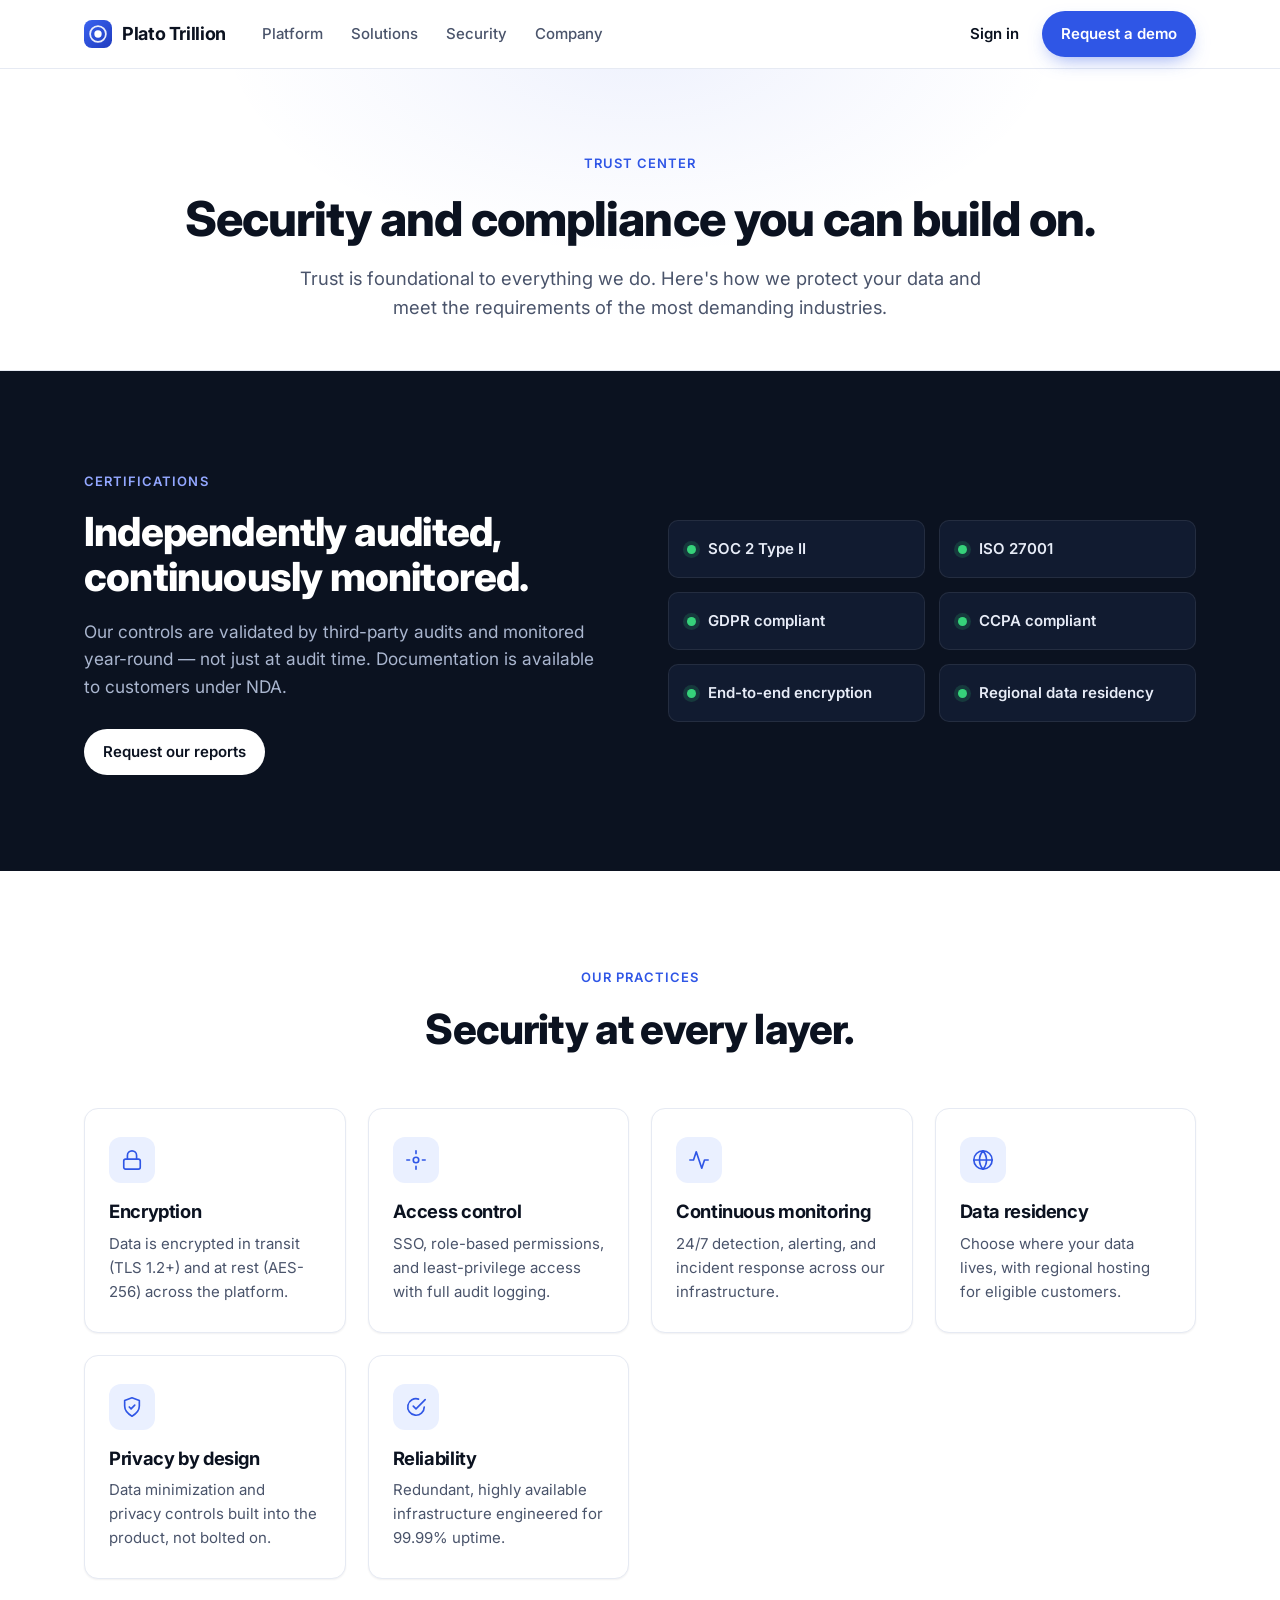
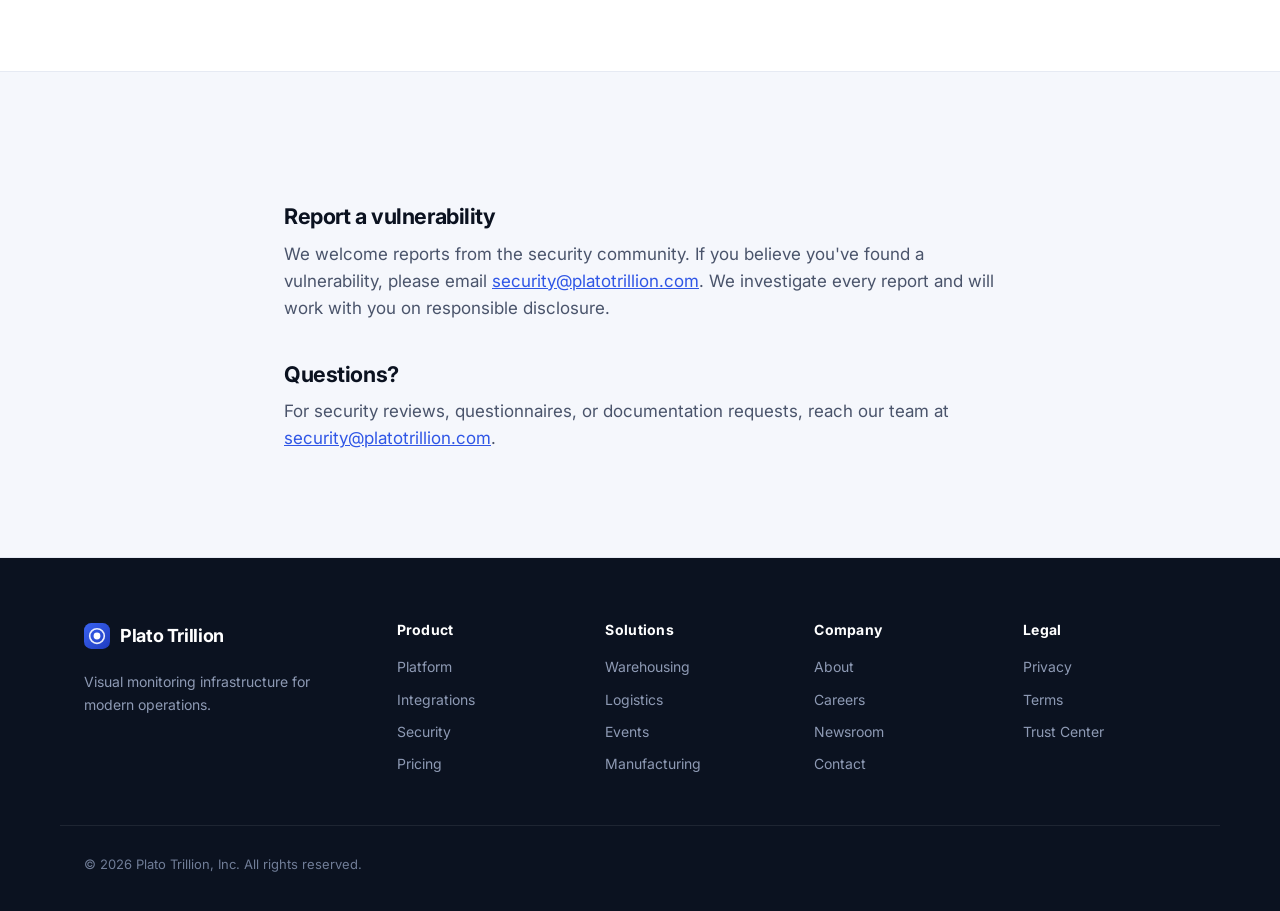
<file: trust.html>
<!DOCTYPE html>
<html lang="en">
<head>
  <meta charset="UTF-8" />
  <meta name="viewport" content="width=device-width, initial-scale=1.0" />
  <title>Trust Center — Plato Trillion</title>
  <meta name="description" content="Security and compliance at Plato Trillion — certifications, practices, and how we protect your data." />
  <meta name="theme-color" content="#0b1220" />
  <link rel="icon" href="favicon.svg" type="image/svg+xml" />
  <link rel="preconnect" href="https://fonts.googleapis.com" />
  <link rel="preconnect" href="https://fonts.gstatic.com" crossorigin />
  <link href="https://fonts.googleapis.com/css2?family=Inter:wght@400;500;600;700;800&display=swap" rel="stylesheet" />
  <link rel="stylesheet" href="styles.css" />
  <script>document.documentElement.classList.add('js');</script>
</head>
<body>
  <a class="skip-link" href="#main">Skip to content</a>

  <header class="site-header">
    <div class="container nav">
      <a class="brand" href="index.html" aria-label="Plato Trillion home">
        <span class="brand-mark" aria-hidden="true">
          <svg viewBox="0 0 32 32" width="28" height="28" fill="none" xmlns="http://www.w3.org/2000/svg"><rect width="32" height="32" rx="9" fill="url(#bg)"/><circle cx="16" cy="16" r="9" stroke="#fff" stroke-width="2" opacity="0.9"/><circle cx="16" cy="16" r="4.2" fill="#fff"/><defs><linearGradient id="bg" x1="0" y1="0" x2="32" y2="32" gradientUnits="userSpaceOnUse"><stop stop-color="#3a63f0"/><stop offset="1" stop-color="#1f3bbf"/></linearGradient></defs></svg>
        </span>
        <span class="brand-name">Plato Trillion</span>
      </a>
      <nav class="nav-links" aria-label="Primary">
        <a href="index.html#platform">Platform</a>
        <a href="index.html#solutions">Solutions</a>
        <a href="index.html#security">Security</a>
        <a href="about.html">Company</a>
      </nav>
      <div class="nav-actions">
        <a class="btn btn-ghost" href="login.html">Sign in</a>
        <a class="btn btn-primary" href="demo.html">Request a demo</a>
      </div>
      <button class="nav-toggle" aria-label="Toggle menu" aria-expanded="false" aria-controls="mobile-nav"><span></span><span></span><span></span></button>
    </div>
    <div class="mobile-nav" id="mobile-nav" hidden>
      <a href="index.html#platform">Platform</a>
      <a href="index.html#solutions">Solutions</a>
      <a href="index.html#security">Security</a>
      <a href="about.html">Company</a>
      <a href="login.html">Sign in</a>
      <a class="btn btn-primary btn-block" href="demo.html">Request a demo</a>
    </div>
  </header>

  <main id="main">
    <section class="page-hero">
      <div class="container">
        <span class="eyebrow">Trust Center</span>
        <h1>Security and compliance you can build on.</h1>
        <p class="lead">Trust is foundational to everything we do. Here's how we protect your data and meet the requirements of the most demanding industries.</p>
      </div>
    </section>

    <section class="security">
      <div class="container security-grid">
        <div class="security-copy">
          <span class="eyebrow eyebrow-light">Certifications</span>
          <h2>Independently audited, continuously monitored.</h2>
          <p>Our controls are validated by third-party audits and monitored year-round — not just at audit time. Documentation is available to customers under NDA.</p>
          <a class="btn btn-light" href="mailto:security@platotrillion.com">Request our reports</a>
        </div>
        <ul class="badges">
          <li>SOC&nbsp;2 Type&nbsp;II</li>
          <li>ISO&nbsp;27001</li>
          <li>GDPR compliant</li>
          <li>CCPA compliant</li>
          <li>End-to-end encryption</li>
          <li>Regional data residency</li>
        </ul>
      </div>
    </section>

    <section class="section">
      <div class="container">
        <div class="section-head">
          <span class="eyebrow">Our practices</span>
          <h2>Security at every layer.</h2>
        </div>
        <div class="features">
          <article class="feature"><span class="feature-icon"><svg viewBox="0 0 24 24" width="22" height="22" fill="none" stroke="currentColor" stroke-width="1.8" stroke-linecap="round" stroke-linejoin="round"><rect x="3" y="11" width="18" height="11" rx="2"/><path d="M7 11V7a5 5 0 0 1 10 0v4"/></svg></span><h3>Encryption</h3><p>Data is encrypted in transit (TLS 1.2+) and at rest (AES-256) across the platform.</p></article>
          <article class="feature"><span class="feature-icon"><svg viewBox="0 0 24 24" width="22" height="22" fill="none" stroke="currentColor" stroke-width="1.8" stroke-linecap="round" stroke-linejoin="round"><circle cx="12" cy="12" r="3"/><path d="M12 2v3M12 19v3M2 12h3M19 12h3"/></svg></span><h3>Access control</h3><p>SSO, role-based permissions, and least-privilege access with full audit logging.</p></article>
          <article class="feature"><span class="feature-icon"><svg viewBox="0 0 24 24" width="22" height="22" fill="none" stroke="currentColor" stroke-width="1.8" stroke-linecap="round" stroke-linejoin="round"><path d="M22 12h-4l-3 9L9 3l-3 9H2"/></svg></span><h3>Continuous monitoring</h3><p>24/7 detection, alerting, and incident response across our infrastructure.</p></article>
          <article class="feature"><span class="feature-icon"><svg viewBox="0 0 24 24" width="22" height="22" fill="none" stroke="currentColor" stroke-width="1.8" stroke-linecap="round" stroke-linejoin="round"><circle cx="12" cy="12" r="10"/><path d="M2 12h20M12 2a15 15 0 0 1 0 20M12 2a15 15 0 0 0 0 20"/></svg></span><h3>Data residency</h3><p>Choose where your data lives, with regional hosting for eligible customers.</p></article>
          <article class="feature"><span class="feature-icon"><svg viewBox="0 0 24 24" width="22" height="22" fill="none" stroke="currentColor" stroke-width="1.8" stroke-linecap="round" stroke-linejoin="round"><path d="M12 2 4 5v6c0 5 3.5 8.5 8 11 4.5-2.5 8-6 8-11V5l-8-3Z"/><path d="m9 12 2 2 4-4"/></svg></span><h3>Privacy by design</h3><p>Data minimization and privacy controls built into the product, not bolted on.</p></article>
          <article class="feature"><span class="feature-icon"><svg viewBox="0 0 24 24" width="22" height="22" fill="none" stroke="currentColor" stroke-width="1.8" stroke-linecap="round" stroke-linejoin="round"><path d="M21 12a9 9 0 1 1-6.2-8.6"/><path d="M22 4 12 14.01l-3-3"/></svg></span><h3>Reliability</h3><p>Redundant, highly available infrastructure engineered for 99.99% uptime.</p></article>
        </div>
      </div>
    </section>

    <section class="section section-soft">
      <div class="container prose">
        <h2>Report a vulnerability</h2>
        <p>
          We welcome reports from the security community. If you believe you've found a vulnerability,
          please email <a href="mailto:security@platotrillion.com">security@platotrillion.com</a>. We
          investigate every report and will work with you on responsible disclosure.
        </p>
        <h2>Questions?</h2>
        <p>
          For security reviews, questionnaires, or documentation requests, reach our team at
          <a href="mailto:security@platotrillion.com">security@platotrillion.com</a>.
        </p>
      </div>
    </section>
  </main>

  <footer class="site-footer">
    <div class="container footer-grid">
      <div class="footer-brand">
        <a class="brand" href="index.html" aria-label="Plato Trillion home">
          <span class="brand-mark" aria-hidden="true"><svg viewBox="0 0 32 32" width="26" height="26" fill="none" xmlns="http://www.w3.org/2000/svg"><rect width="32" height="32" rx="9" fill="url(#bg2)"/><circle cx="16" cy="16" r="9" stroke="#fff" stroke-width="2" opacity="0.9"/><circle cx="16" cy="16" r="4.2" fill="#fff"/><defs><linearGradient id="bg2" x1="0" y1="0" x2="32" y2="32" gradientUnits="userSpaceOnUse"><stop stop-color="#3a63f0"/><stop offset="1" stop-color="#1f3bbf"/></linearGradient></defs></svg></span>
          <span class="brand-name">Plato Trillion</span>
        </a>
        <p class="footer-tag">Visual monitoring infrastructure for modern operations.</p>
      </div>
      <nav class="footer-col" aria-label="Product"><h4>Product</h4><a href="index.html#platform">Platform</a><a href="integrations.html">Integrations</a><a href="trust.html">Security</a><a href="pricing.html">Pricing</a></nav>
      <nav class="footer-col" aria-label="Solutions"><h4>Solutions</h4><a href="index.html#solutions">Warehousing</a><a href="index.html#solutions">Logistics</a><a href="index.html#solutions">Events</a><a href="index.html#solutions">Manufacturing</a></nav>
      <nav class="footer-col" aria-label="Company"><h4>Company</h4><a href="about.html">About</a><a href="careers.html">Careers</a><a href="newsroom.html">Newsroom</a><a href="contact.html">Contact</a></nav>
      <nav class="footer-col" aria-label="Legal"><h4>Legal</h4><a href="privacy.html">Privacy</a><a href="terms.html">Terms</a><a href="trust.html">Trust Center</a></nav>
    </div>
    <div class="container footer-bottom">
      <p>© <span class="year">2026</span> Plato Trillion, Inc. All rights reserved.</p>
    </div>
  </footer>

  <script src="script.js" defer></script>
</body>
</html>
</file>
<file: styles.css>
/* ============================================================
   Plato Trillion — landing page styles
   ============================================================ */

:root {
  --bg: #ffffff;
  --bg-soft: #f5f7fc;
  --ink: #0b1220;
  --body: #4a546b;
  --muted: #717c93;
  --line: #e6eaf3;
  --accent: #2f56e6;
  --accent-ink: #2444c2;
  --accent-soft: #eaf0ff;
  --dark: #0b1220;
  --dark-2: #111b30;

  --r-sm: 10px;
  --r: 14px;
  --r-lg: 22px;

  --shadow-sm: 0 1px 2px rgba(11, 18, 32, 0.06);
  --shadow-md: 0 14px 34px -16px rgba(11, 18, 32, 0.22);
  --shadow-lg: 0 40px 80px -28px rgba(11, 18, 32, 0.30);

  --container: 1160px;
  --pad: 24px;

  --ease: cubic-bezier(0.22, 0.61, 0.36, 1);
}

* { box-sizing: border-box; }

html { scroll-behavior: smooth; -webkit-text-size-adjust: 100%; }

body {
  margin: 0;
  font-family: "Inter", system-ui, -apple-system, "Segoe UI", Roboto, sans-serif;
  color: var(--body);
  background: var(--bg);
  line-height: 1.6;
  font-size: 17px;
  -webkit-font-smoothing: antialiased;
  text-rendering: optimizeLegibility;
}

h1, h2, h3, h4 { color: var(--ink); line-height: 1.12; margin: 0; letter-spacing: -0.02em; }
p { margin: 0; }
a { color: inherit; text-decoration: none; }
img, svg { display: block; max-width: 100%; }
ul { margin: 0; padding: 0; list-style: none; }

.container {
  width: 100%;
  max-width: var(--container);
  margin: 0 auto;
  padding: 0 var(--pad);
}

.skip-link {
  position: absolute;
  left: -9999px;
  top: 12px;
  background: var(--ink);
  color: #fff;
  padding: 10px 16px;
  border-radius: var(--r-sm);
  z-index: 200;
}
.skip-link:focus { left: 16px; }

.eyebrow {
  display: inline-block;
  font-size: 13px;
  font-weight: 600;
  letter-spacing: 0.08em;
  text-transform: uppercase;
  color: var(--accent);
  margin-bottom: 18px;
}
.eyebrow-light { color: #93a7ff; }

/* ---------- Buttons ---------- */
.btn {
  --btn-pad-y: 10px;
  --btn-pad-x: 18px;
  display: inline-flex;
  align-items: center;
  justify-content: center;
  gap: 8px;
  padding: var(--btn-pad-y) var(--btn-pad-x);
  border-radius: 999px;
  font-weight: 600;
  font-size: 15px;
  border: 1px solid transparent;
  cursor: pointer;
  transition: transform 0.15s var(--ease), background 0.2s var(--ease),
    box-shadow 0.2s var(--ease), border-color 0.2s var(--ease), color 0.2s var(--ease);
  white-space: nowrap;
}
.btn:active { transform: translateY(1px); }
.btn-lg { --btn-pad-y: 14px; --btn-pad-x: 26px; font-size: 16px; }
.btn-block { width: 100%; }

.btn-primary { background: var(--accent); color: #fff; box-shadow: 0 8px 20px -8px rgba(47, 86, 230, 0.6); }
.btn-primary:hover { background: var(--accent-ink); box-shadow: 0 12px 26px -8px rgba(47, 86, 230, 0.7); }

.btn-secondary { background: #fff; color: var(--ink); border-color: var(--line); box-shadow: var(--shadow-sm); }
.btn-secondary:hover { border-color: #cdd6ea; box-shadow: var(--shadow-md); }

.btn-ghost { color: var(--ink); padding-left: 12px; padding-right: 12px; }
.btn-ghost:hover { color: var(--accent); }

.btn-light { background: #fff; color: var(--ink); }
.btn-light:hover { background: #eef2fc; }

/* ---------- Header ---------- */
.site-header {
  position: sticky;
  top: 0;
  z-index: 100;
  background: rgba(255, 255, 255, 0.8);
  backdrop-filter: saturate(180%) blur(12px);
  -webkit-backdrop-filter: saturate(180%) blur(12px);
  border-bottom: 1px solid var(--line);
}
.nav {
  display: flex;
  align-items: center;
  gap: 28px;
  height: 68px;
}
.brand { display: inline-flex; align-items: center; gap: 10px; font-weight: 700; color: var(--ink); }
.brand-mark { display: inline-flex; }
.brand-name { font-size: 18px; letter-spacing: -0.02em; }

.nav-links { display: flex; gap: 28px; margin-left: 8px; }
.nav-links a { font-size: 15px; font-weight: 500; color: var(--body); transition: color 0.18s var(--ease); }
.nav-links a:hover { color: var(--ink); }

.nav-actions { display: flex; align-items: center; gap: 10px; margin-left: auto; }

.nav-toggle {
  display: none;
  margin-left: auto;
  flex-direction: column;
  gap: 5px;
  background: none;
  border: 0;
  padding: 8px;
  cursor: pointer;
}
.nav-toggle span { width: 22px; height: 2px; background: var(--ink); border-radius: 2px; transition: 0.2s var(--ease); }
.nav-toggle[aria-expanded="true"] span:nth-child(1) { transform: translateY(7px) rotate(45deg); }
.nav-toggle[aria-expanded="true"] span:nth-child(2) { opacity: 0; }
.nav-toggle[aria-expanded="true"] span:nth-child(3) { transform: translateY(-7px) rotate(-45deg); }

.mobile-nav { display: none; flex-direction: column; gap: 4px; padding: 12px var(--pad) 22px; border-bottom: 1px solid var(--line); background: #fff; }
.mobile-nav a { padding: 12px 8px; font-weight: 500; color: var(--ink); border-radius: var(--r-sm); }
.mobile-nav a:hover { background: var(--bg-soft); }
.mobile-nav .btn { margin-top: 8px; }

/* ---------- Hero ---------- */
.hero {
  position: relative;
  overflow: hidden;
  padding: 92px 0 84px;
  background:
    radial-gradient(900px 500px at 78% -8%, rgba(47, 86, 230, 0.10), transparent 60%),
    radial-gradient(700px 420px at 6% 18%, rgba(47, 86, 230, 0.06), transparent 55%);
}
.hero-grid {
  display: grid;
  grid-template-columns: 1.05fr 0.95fr;
  gap: 56px;
  align-items: center;
}
.hero h1 { font-size: clamp(2.3rem, 4.6vw, 3.5rem); font-weight: 800; }
.hero .lead { margin-top: 22px; font-size: 1.2rem; max-width: 36ch; color: var(--body); }
.hero-actions { display: flex; flex-wrap: wrap; gap: 14px; margin-top: 34px; }
.hero-note { margin-top: 20px; font-size: 14px; color: var(--muted); }

/* hero visual */
.hero-visual { position: relative; }
.visual-card {
  background: #fff;
  border: 1px solid var(--line);
  border-radius: var(--r-lg);
  box-shadow: var(--shadow-lg);
  overflow: hidden;
  transform: perspective(1400px) rotateY(-6deg) rotateX(2deg);
}
.vc-head {
  display: flex;
  align-items: center;
  justify-content: space-between;
  padding: 13px 16px;
  border-bottom: 1px solid var(--line);
  background: #fbfcff;
}
.vc-dots { display: inline-flex; gap: 6px; }
.vc-dots i { width: 10px; height: 10px; border-radius: 50%; background: #e1e7f3; }
.vc-dots i:nth-child(1) { background: #ff5f57; opacity: 0.7; }
.vc-dots i:nth-child(2) { background: #febc2e; opacity: 0.7; }
.vc-dots i:nth-child(3) { background: #28c840; opacity: 0.7; }
.vc-live { display: inline-flex; align-items: center; gap: 7px; font-size: 12px; font-weight: 600; color: var(--ink); }
.pulse { width: 8px; height: 8px; border-radius: 50%; background: #16a34a; box-shadow: 0 0 0 0 rgba(22, 163, 74, 0.5); animation: pulse 2s infinite; }
@keyframes pulse {
  0% { box-shadow: 0 0 0 0 rgba(22, 163, 74, 0.45); }
  70% { box-shadow: 0 0 0 8px rgba(22, 163, 74, 0); }
  100% { box-shadow: 0 0 0 0 rgba(22, 163, 74, 0); }
}
.vc-body { padding: 8px; background: #fff; }
.vc-body svg { width: 100%; height: auto; border-radius: 12px; }

.visual-badge {
  position: absolute;
  left: -22px;
  bottom: -22px;
  background: #fff;
  border: 1px solid var(--line);
  border-radius: var(--r);
  box-shadow: var(--shadow-md);
  padding: 14px 18px;
  display: flex;
  flex-direction: column;
  line-height: 1.2;
}
.visual-badge strong { font-size: 22px; color: var(--ink); letter-spacing: -0.02em; }
.visual-badge span { font-size: 12px; color: var(--muted); }

/* ---------- Trust strip ---------- */
.trust { padding: 38px 0; border-top: 1px solid var(--line); border-bottom: 1px solid var(--line); background: var(--bg-soft); }
.trust-label { text-align: center; font-size: 13px; font-weight: 600; letter-spacing: 0.06em; text-transform: uppercase; color: var(--muted); }
.logos {
  display: flex;
  flex-wrap: wrap;
  justify-content: center;
  gap: 18px 44px;
  margin-top: 22px;
}
.logos li {
  font-size: 18px;
  font-weight: 700;
  letter-spacing: -0.02em;
  color: #9aa4ba;
  transition: color 0.2s var(--ease);
}
.logos li:hover { color: var(--ink); }

/* ---------- Stats ---------- */
.stats { padding: 64px 0; }
.stats-grid { display: grid; grid-template-columns: repeat(4, 1fr); gap: 28px; }
.stat { text-align: center; padding: 8px; }
.stat-num { display: block; font-size: clamp(2rem, 3.6vw, 2.8rem); font-weight: 800; color: var(--ink); letter-spacing: -0.03em; }
.stat-label { display: block; margin-top: 6px; font-size: 15px; color: var(--muted); }

/* ---------- Sections ---------- */
.section { padding: 92px 0; }
.section-soft { background: var(--bg-soft); border-top: 1px solid var(--line); border-bottom: 1px solid var(--line); }
.section-head { max-width: 640px; margin: 0 auto 56px; text-align: center; }
.section-head h2 { font-size: clamp(1.9rem, 3.4vw, 2.6rem); font-weight: 800; }
.section-head p { margin-top: 16px; font-size: 1.1rem; color: var(--body); }

/* ---------- Features ---------- */
.features { display: grid; grid-template-columns: repeat(4, 1fr); gap: 22px; }
.feature {
  background: #fff;
  border: 1px solid var(--line);
  border-radius: var(--r);
  padding: 28px 24px;
  box-shadow: var(--shadow-sm);
  transition: transform 0.2s var(--ease), box-shadow 0.2s var(--ease), border-color 0.2s var(--ease);
}
.feature:hover { transform: translateY(-4px); box-shadow: var(--shadow-md); border-color: #d8e0f1; }
.feature-icon {
  display: inline-flex;
  align-items: center;
  justify-content: center;
  width: 46px;
  height: 46px;
  border-radius: 12px;
  background: var(--accent-soft);
  color: var(--accent);
  margin-bottom: 18px;
}
.feature h3 { font-size: 1.15rem; margin-bottom: 10px; }
.feature p { font-size: 15px; }

/* ---------- Steps ---------- */
.steps { display: grid; grid-template-columns: repeat(3, 1fr); gap: 26px; }
.step { padding: 30px 28px; background: #fff; border: 1px solid var(--line); border-radius: var(--r); box-shadow: var(--shadow-sm); }
.step-num { display: inline-block; font-size: 14px; font-weight: 700; color: var(--accent); letter-spacing: 0.06em; margin-bottom: 16px; }
.step h3 { font-size: 1.25rem; margin-bottom: 10px; }
.step p { font-size: 15px; }

/* ---------- Solutions ---------- */
.solutions { display: grid; grid-template-columns: repeat(2, 1fr); gap: 22px; }
.solution {
  position: relative;
  padding: 32px 30px;
  border: 1px solid var(--line);
  border-radius: var(--r);
  background: #fff;
  overflow: hidden;
  transition: transform 0.2s var(--ease), box-shadow 0.2s var(--ease), border-color 0.2s var(--ease);
}
.solution::before {
  content: "";
  position: absolute;
  left: 0; top: 0; bottom: 0;
  width: 4px;
  background: linear-gradient(180deg, var(--accent), #6f8bff);
  opacity: 0;
  transition: opacity 0.2s var(--ease);
}
.solution:hover { transform: translateY(-3px); box-shadow: var(--shadow-md); border-color: #d8e0f1; }
.solution:hover::before { opacity: 1; }
.solution h3 { font-size: 1.2rem; margin-bottom: 10px; }
.solution p { font-size: 15px; }

/* ---------- Security ---------- */
.security { background: var(--dark); color: #c4cde0; padding: 96px 0; }
.security-grid { display: grid; grid-template-columns: 1fr 1fr; gap: 56px; align-items: center; }
.security-copy h2 { color: #fff; font-size: clamp(1.9rem, 3.4vw, 2.5rem); font-weight: 800; }
.security-copy p { margin: 18px 0 28px; color: #aab6cf; font-size: 1.08rem; }
.badges { display: grid; grid-template-columns: repeat(2, 1fr); gap: 14px; }
.badges li {
  display: flex;
  align-items: center;
  gap: 12px;
  padding: 16px 18px;
  background: var(--dark-2);
  border: 1px solid rgba(255, 255, 255, 0.08);
  border-radius: var(--r-sm);
  font-weight: 600;
  color: #e7ecf7;
  font-size: 15px;
}
.badges li::before {
  content: "";
  width: 9px;
  height: 9px;
  border-radius: 50%;
  background: #36d27a;
  box-shadow: 0 0 0 4px rgba(54, 210, 122, 0.16);
  flex: none;
}

/* ---------- Testimonial ---------- */
.quote { max-width: 760px; margin: 0 auto; text-align: center; }
.quote blockquote {
  margin: 0;
  font-size: clamp(1.4rem, 2.6vw, 1.85rem);
  line-height: 1.4;
  font-weight: 600;
  color: var(--ink);
  letter-spacing: -0.02em;
}
.quote figcaption { margin-top: 26px; }
.q-name { display: block; font-weight: 700; color: var(--ink); }
.q-role { display: block; font-size: 14px; color: var(--muted); margin-top: 2px; }

/* ---------- CTA ---------- */
.cta {
  background: linear-gradient(135deg, #1b2c66 0%, #2f56e6 100%);
  color: #fff;
  padding: 84px 0;
  text-align: center;
}
.cta-inner { max-width: 640px; margin: 0 auto; }
.cta h2 { color: #fff; font-size: clamp(1.9rem, 3.4vw, 2.6rem); font-weight: 800; }
.cta p { margin: 16px 0 30px; font-size: 1.15rem; color: rgba(255, 255, 255, 0.85); }
.cta-actions { display: flex; gap: 14px; justify-content: center; flex-wrap: wrap; }

/* ---------- Footer ---------- */
.site-footer { background: var(--dark); color: #8e9ab4; padding: 64px 0 36px; }
.footer-grid {
  display: grid;
  grid-template-columns: 1.6fr 1fr 1fr 1fr 1fr;
  gap: 36px;
  padding-bottom: 44px;
  border-bottom: 1px solid rgba(255, 255, 255, 0.08);
}
.footer-brand .brand { color: #fff; }
.footer-brand .brand-name { color: #fff; }
.footer-tag { margin-top: 14px; font-size: 14px; max-width: 30ch; color: #8e9ab4; }
.footer-col h4 { color: #fff; font-size: 14px; letter-spacing: 0.02em; margin-bottom: 14px; }
.footer-col a { display: block; font-size: 14px; color: #8e9ab4; padding: 5px 0; transition: color 0.18s var(--ease); }
.footer-col a:hover { color: #fff; }
.footer-bottom {
  display: flex;
  justify-content: space-between;
  align-items: center;
  flex-wrap: wrap;
  gap: 10px;
  padding-top: 28px;
  font-size: 13px;
  color: #707d97;
}

/* ---------- Reveal animation ---------- */
.js .reveal { opacity: 0; transform: translateY(16px); transition: opacity 0.6s var(--ease), transform 0.6s var(--ease); }
.js .reveal.is-visible { opacity: 1; transform: none; }

@media (prefers-reduced-motion: reduce) {
  html { scroll-behavior: auto; }
  .js .reveal { opacity: 1; transform: none; transition: none; }
  .pulse { animation: none; }
}

/* ---------- Responsive ---------- */
@media (max-width: 960px) {
  .nav-links, .nav-actions { display: none; }
  .nav-toggle { display: flex; }
  .hero-grid { grid-template-columns: 1fr; gap: 48px; }
  .hero .lead { max-width: 52ch; }
  .hero-visual { max-width: 520px; }
  .visual-card { transform: none; }
  .security-grid { grid-template-columns: 1fr; gap: 36px; }
  .footer-grid { grid-template-columns: 1fr 1fr; }
  .footer-brand { grid-column: 1 / -1; }
}

@media (max-width: 720px) {
  body { font-size: 16px; }
  .hero { padding: 64px 0 60px; }
  .section { padding: 68px 0; }
  .security { padding: 72px 0; }
  .stats-grid { grid-template-columns: repeat(2, 1fr); gap: 32px 20px; }
  .features { grid-template-columns: 1fr 1fr; }
  .steps { grid-template-columns: 1fr; }
  .solutions { grid-template-columns: 1fr; }
  .badges { grid-template-columns: 1fr; }
  .visual-badge { left: 0; }
}

@media (max-width: 480px) {
  .features { grid-template-columns: 1fr; }
  .footer-grid { grid-template-columns: 1fr 1fr; gap: 28px; }
  .cta-actions .btn, .hero-actions .btn { width: 100%; }
}

/* ============================================================
   Forms — shared controls
   ============================================================ */
.field { margin-bottom: 16px; }
.field label { display: block; font-size: 14px; font-weight: 600; color: var(--ink); margin-bottom: 7px; }
.label-row { display: flex; align-items: baseline; justify-content: space-between; }
.req { color: var(--accent); }
.optional { color: var(--muted); font-weight: 500; }

.field input,
.field select,
.field textarea {
  width: 100%;
  padding: 11px 13px;
  font: inherit;
  font-size: 15px;
  color: var(--ink);
  background: #fff;
  border: 1px solid var(--line);
  border-radius: 10px;
  transition: border-color 0.18s var(--ease), box-shadow 0.18s var(--ease);
  -webkit-appearance: none;
  appearance: none;
}
.field textarea { resize: vertical; min-height: 80px; }
.field input::placeholder,
.field textarea::placeholder { color: #9aa4ba; }

.field select {
  background-image: url("data:image/svg+xml,%3Csvg xmlns='http://www.w3.org/2000/svg' width='14' height='14' viewBox='0 0 24 24' fill='none' stroke='%23717c93' stroke-width='2.5' stroke-linecap='round' stroke-linejoin='round'%3E%3Cpath d='m6 9 6 6 6-6'/%3E%3C/svg%3E");
  background-repeat: no-repeat;
  background-position: right 13px center;
  padding-right: 38px;
  cursor: pointer;
}

.field input:focus,
.field select:focus,
.field textarea:focus {
  outline: none;
  border-color: var(--accent);
  box-shadow: 0 0 0 3px rgba(47, 86, 230, 0.15);
}

.field.invalid input,
.field.invalid select,
.field.invalid textarea { border-color: #e0414b; }
.field.invalid input:focus,
.field.invalid select:focus { box-shadow: 0 0 0 3px rgba(224, 65, 75, 0.15); }

.error-msg { display: none; margin-top: 6px; font-size: 13px; color: #d0333d; }
.field.invalid .error-msg { display: block; }

.field-link { font-size: 13px; font-weight: 500; color: var(--accent); }
.field-link:hover { text-decoration: underline; }

.checkbox { display: flex; align-items: center; gap: 9px; font-size: 14px; color: var(--body); cursor: pointer; margin: 4px 0 18px; }
.checkbox input { width: 16px; height: 16px; accent-color: var(--accent); }

.form-row { display: grid; grid-template-columns: 1fr 1fr; gap: 16px; }

.form-alert {
  margin: 4px 0 16px;
  padding: 11px 14px;
  border-radius: 10px;
  background: #fdecee;
  border: 1px solid #f6c6cb;
  color: #b3242f;
  font-size: 14px;
}

.divider { display: flex; align-items: center; gap: 14px; margin: 22px 0; color: var(--muted); font-size: 13px; }
.divider::before, .divider::after { content: ""; height: 1px; background: var(--line); flex: 1; }

.sso { display: grid; gap: 10px; }
.sso-btn {
  display: flex; align-items: center; justify-content: center; gap: 10px;
  width: 100%;
  padding: 11px 16px;
  font: inherit; font-size: 15px; font-weight: 600;
  color: var(--ink);
  background: #fff;
  border: 1px solid var(--line);
  border-radius: 10px;
  cursor: pointer;
  transition: background 0.18s var(--ease), border-color 0.18s var(--ease);
}
.sso-btn:hover { background: var(--bg-soft); border-color: #cdd6ea; }

/* ============================================================
   Auth (sign-in) page
   ============================================================ */
.auth-body { background: var(--bg-soft); }
.auth { min-height: 100vh; }
.auth-grid { display: grid; grid-template-columns: 1.05fr 1fr; min-height: 100vh; }

.auth-brand {
  position: relative;
  display: flex;
  flex-direction: column;
  padding: 48px 56px;
  color: #c8d2e8;
  background:
    radial-gradient(700px 400px at 80% 0%, rgba(58, 99, 240, 0.35), transparent 60%),
    linear-gradient(160deg, #0b1220 0%, #15224a 100%);
  overflow: hidden;
}
.brand-on-dark, .brand-on-dark .brand-name { color: #fff; }
.auth-brand-body { margin-top: auto; max-width: 30ch; }
.auth-brand-body h2 { color: #fff; font-size: 2rem; font-weight: 800; letter-spacing: -0.02em; }
.auth-brand-body p { margin-top: 14px; color: #aab6cf; font-size: 1.05rem; }
.auth-points { margin-top: 26px; display: grid; gap: 12px; }
.auth-points li { position: relative; padding-left: 26px; color: #c8d2e8; font-size: 15px; }
.auth-points li::before {
  content: ""; position: absolute; left: 0; top: 7px;
  width: 9px; height: 9px; border-radius: 50%;
  background: #36d27a; box-shadow: 0 0 0 4px rgba(54, 210, 122, 0.16);
}
.auth-brand-foot { margin-top: auto; padding-top: 40px; font-size: 13px; color: #7e8aa6; letter-spacing: 0.02em; }

.auth-panel { display: flex; flex-direction: column; align-items: center; justify-content: center; padding: 40px 24px; }
.auth-card { width: 100%; max-width: 400px; }
.auth-card-brand { display: none; margin-bottom: 24px; }
.auth-card h1 { font-size: 1.9rem; font-weight: 800; }
.auth-sub { margin: 8px 0 26px; color: var(--body); }
.auth-alt { margin-top: 22px; text-align: center; font-size: 14px; color: var(--body); }
.auth-alt a { color: var(--accent); font-weight: 600; }
.auth-alt a:hover { text-decoration: underline; }
.auth-legal { margin-top: 28px; font-size: 13px; color: var(--muted); text-align: center; }
.auth-legal a { color: var(--muted); text-decoration: underline; }

/* ============================================================
   Form (demo / sales) page
   ============================================================ */
.form-page { padding: 64px 0 84px; }
.form-grid { display: grid; grid-template-columns: 1fr 1fr; gap: 56px; align-items: start; }

.form-aside { padding-top: 8px; }
.form-aside h1 { font-size: clamp(2rem, 3.4vw, 2.7rem); font-weight: 800; }
.form-lead { margin-top: 18px; font-size: 1.12rem; color: var(--body); }
.form-expect { margin-top: 28px; display: grid; gap: 16px; }
.form-expect li { display: flex; gap: 12px; font-size: 15px; color: var(--body); }
.fe-ic {
  flex: none; width: 24px; height: 24px; border-radius: 50%;
  display: inline-flex; align-items: center; justify-content: center;
  background: var(--accent-soft); color: var(--accent); font-size: 13px; font-weight: 700;
}
.form-expect strong { color: var(--ink); font-weight: 600; }

.form-quote { margin: 36px 0 0; padding: 22px 24px; background: var(--bg-soft); border: 1px solid var(--line); border-radius: var(--r); }
.form-quote blockquote { margin: 0; font-size: 1.02rem; color: var(--ink); font-weight: 500; line-height: 1.5; }
.form-quote figcaption { margin-top: 12px; font-size: 13px; color: var(--muted); }

.form-card-wrap { position: relative; }
.form-card {
  background: #fff;
  border: 1px solid var(--line);
  border-radius: var(--r-lg);
  box-shadow: var(--shadow-md);
  padding: 30px;
}
.form-fine { margin-top: 14px; font-size: 12.5px; color: var(--muted); text-align: center; }

.form-result {
  text-align: center;
  background: #fff;
  border: 1px solid var(--line);
  border-radius: var(--r-lg);
  box-shadow: var(--shadow-md);
  padding: 48px 36px;
}
.result-icon {
  width: 64px; height: 64px; margin: 0 auto 20px;
  display: flex; align-items: center; justify-content: center;
  border-radius: 50%; background: #e7f8ee; color: #15a05a;
}
.form-result h2 { font-size: 1.6rem; font-weight: 800; }
.form-result p { margin: 12px auto 26px; max-width: 42ch; color: var(--body); }

@media (max-width: 900px) {
  .auth-grid { grid-template-columns: 1fr; }
  .auth-brand { display: none; }
  .auth-card-brand { display: inline-flex; }
  .form-grid { grid-template-columns: 1fr; gap: 40px; }
  .form-quote { display: none; }
}

@media (max-width: 540px) {
  .form-row { grid-template-columns: 1fr; gap: 0; }
  .form-card { padding: 22px; }
}

/* ============================================================
   Content subpages (about, careers, legal, etc.)
   ============================================================ */
.page-hero {
  padding: 80px 0 48px;
  text-align: center;
  background:
    radial-gradient(700px 360px at 50% -10%, rgba(47, 86, 230, 0.08), transparent 60%);
  border-bottom: 1px solid var(--line);
}
.page-hero h1 { font-size: clamp(2.1rem, 4vw, 3rem); font-weight: 800; }
.page-hero .lead { margin: 18px auto 0; max-width: 60ch; font-size: 1.15rem; color: var(--body); }
.page-hero .hero-actions { justify-content: center; }

.page-section { padding: 72px 0; }
.page-section.tight { padding: 48px 0; }

/* Prose (legal / long-form) */
.prose { max-width: 760px; margin: 0 auto; }
.prose .updated { color: var(--muted); font-size: 14px; margin-bottom: 8px; }
.prose h2 { font-size: 1.35rem; margin-top: 40px; margin-bottom: 10px; }
.prose h3 { font-size: 1.08rem; margin-top: 24px; margin-bottom: 8px; }
.prose p { margin: 12px 0; color: var(--body); }
.prose ul { margin: 12px 0; padding-left: 22px; list-style: disc; }
.prose li { margin: 7px 0; color: var(--body); }
.prose a { color: var(--accent); text-decoration: underline; }
.prose strong { color: var(--ink); }

/* About — values reuse .features; leadership */
.team-grid { display: flex; flex-wrap: wrap; justify-content: center; gap: 24px; }
.team-card { flex: 1 1 160px; max-width: 220px; text-align: center; }
.avatar {
  width: 96px; height: 96px; margin: 0 auto 14px;
  border-radius: 50%;
  object-fit: cover;
  display: block;
  background: #eef2fc;
  box-shadow: 0 6px 18px -8px rgba(11, 18, 32, 0.35);
}
.team-card h3 { font-size: 1.05rem; }
.team-card span { display: block; font-size: 14px; color: var(--muted); margin-top: 2px; }

/* Careers */
.dept { max-width: 840px; margin: 0 auto; }
.dept + .dept { margin-top: 44px; }
.dept h2 { font-size: 1.25rem; margin-bottom: 16px; }
.roles { display: grid; gap: 12px; }
.role {
  display: flex; align-items: center; justify-content: space-between; gap: 16px;
  padding: 20px 24px;
  background: #fff; border: 1px solid var(--line); border-radius: var(--r);
  transition: transform 0.18s var(--ease), box-shadow 0.18s var(--ease), border-color 0.18s var(--ease);
}
.role:hover { transform: translateY(-2px); box-shadow: var(--shadow-md); border-color: #d8e0f1; }
.role-info h3 { font-size: 1.06rem; }
.role-meta { margin-top: 4px; font-size: 14px; color: var(--muted); }
.role-cta { color: var(--accent); font-weight: 600; font-size: 14px; white-space: nowrap; }

/* Newsroom */
.posts { max-width: 760px; margin: 0 auto; }
.post { padding: 26px 0; border-bottom: 1px solid var(--line); }
.post:first-child { padding-top: 0; }
.post time { font-size: 12.5px; font-weight: 700; letter-spacing: 0.05em; text-transform: uppercase; color: var(--accent); }
.post h3 { margin: 9px 0 7px; font-size: 1.3rem; }
.post p { color: var(--body); }
.post .tag { display: inline-block; margin-left: 10px; font-size: 11px; font-weight: 700; letter-spacing: 0.04em; text-transform: uppercase; color: var(--muted); }

/* Pricing */
.pricing { display: grid; grid-template-columns: repeat(3, 1fr); gap: 22px; align-items: stretch; }
.price-card {
  display: flex; flex-direction: column;
  background: #fff; border: 1px solid var(--line); border-radius: var(--r-lg);
  padding: 30px 28px; box-shadow: var(--shadow-sm);
}
.price-card.featured { border-color: var(--accent); box-shadow: var(--shadow-md); position: relative; }
.price-tag {
  position: absolute; top: -12px; left: 50%; transform: translateX(-50%);
  background: var(--accent); color: #fff; font-size: 12px; font-weight: 700;
  padding: 5px 12px; border-radius: 999px; letter-spacing: 0.02em;
}
.price-name { font-size: 1.1rem; font-weight: 700; color: var(--ink); }
.price-amount { margin: 12px 0 4px; font-size: 2.1rem; font-weight: 800; color: var(--ink); letter-spacing: -0.02em; }
.price-amount small { font-size: 0.95rem; font-weight: 500; color: var(--muted); }
.price-desc { color: var(--body); font-size: 15px; min-height: 44px; }
.price-feats { margin: 20px 0 24px; display: grid; gap: 10px; }
.price-feats li { position: relative; padding-left: 26px; font-size: 14.5px; color: var(--body); }
.price-feats li::before {
  content: ""; position: absolute; left: 0; top: 7px; width: 14px; height: 9px;
  border-left: 2px solid var(--accent); border-bottom: 2px solid var(--accent);
  transform: rotate(-45deg);
}
.price-card .btn { margin-top: auto; }

/* Integrations */
.int-grid { display: grid; grid-template-columns: repeat(3, 1fr); gap: 20px; }
.int-card { background: #fff; border: 1px solid var(--line); border-radius: var(--r); padding: 24px; transition: box-shadow 0.18s var(--ease), border-color 0.18s var(--ease); }
.int-card:hover { box-shadow: var(--shadow-md); border-color: #d8e0f1; }
.int-card h3 { font-size: 1.05rem; margin-bottom: 8px; }
.int-card p { font-size: 14px; color: var(--body); margin-bottom: 14px; }
.int-tags { display: flex; flex-wrap: wrap; gap: 8px; }
.int-tags span { font-size: 12.5px; font-weight: 600; color: var(--muted); background: var(--bg-soft); border: 1px solid var(--line); border-radius: 999px; padding: 4px 11px; }

/* Contact */
.contact-grid { display: grid; grid-template-columns: repeat(3, 1fr); gap: 20px; max-width: 900px; margin: 0 auto; }
.contact-card { text-align: center; background: #fff; border: 1px solid var(--line); border-radius: var(--r); padding: 30px 24px; }
.contact-card .feature-icon { margin: 0 auto 16px; }
.contact-card h3 { font-size: 1.1rem; margin-bottom: 8px; }
.contact-card p { font-size: 14px; color: var(--body); margin-bottom: 12px; }
.contact-card a.cmail { color: var(--accent); font-weight: 600; }
.contact-card a.cmail:hover { text-decoration: underline; }

@media (max-width: 900px) {
  .pricing { grid-template-columns: 1fr; max-width: 460px; margin: 0 auto; }
  .int-grid { grid-template-columns: 1fr 1fr; }
  .contact-grid { grid-template-columns: 1fr; max-width: 420px; }
}
@media (max-width: 560px) {
  .role { flex-direction: column; align-items: flex-start; gap: 8px; }
  .int-grid { grid-template-columns: 1fr; }
}
</file>
